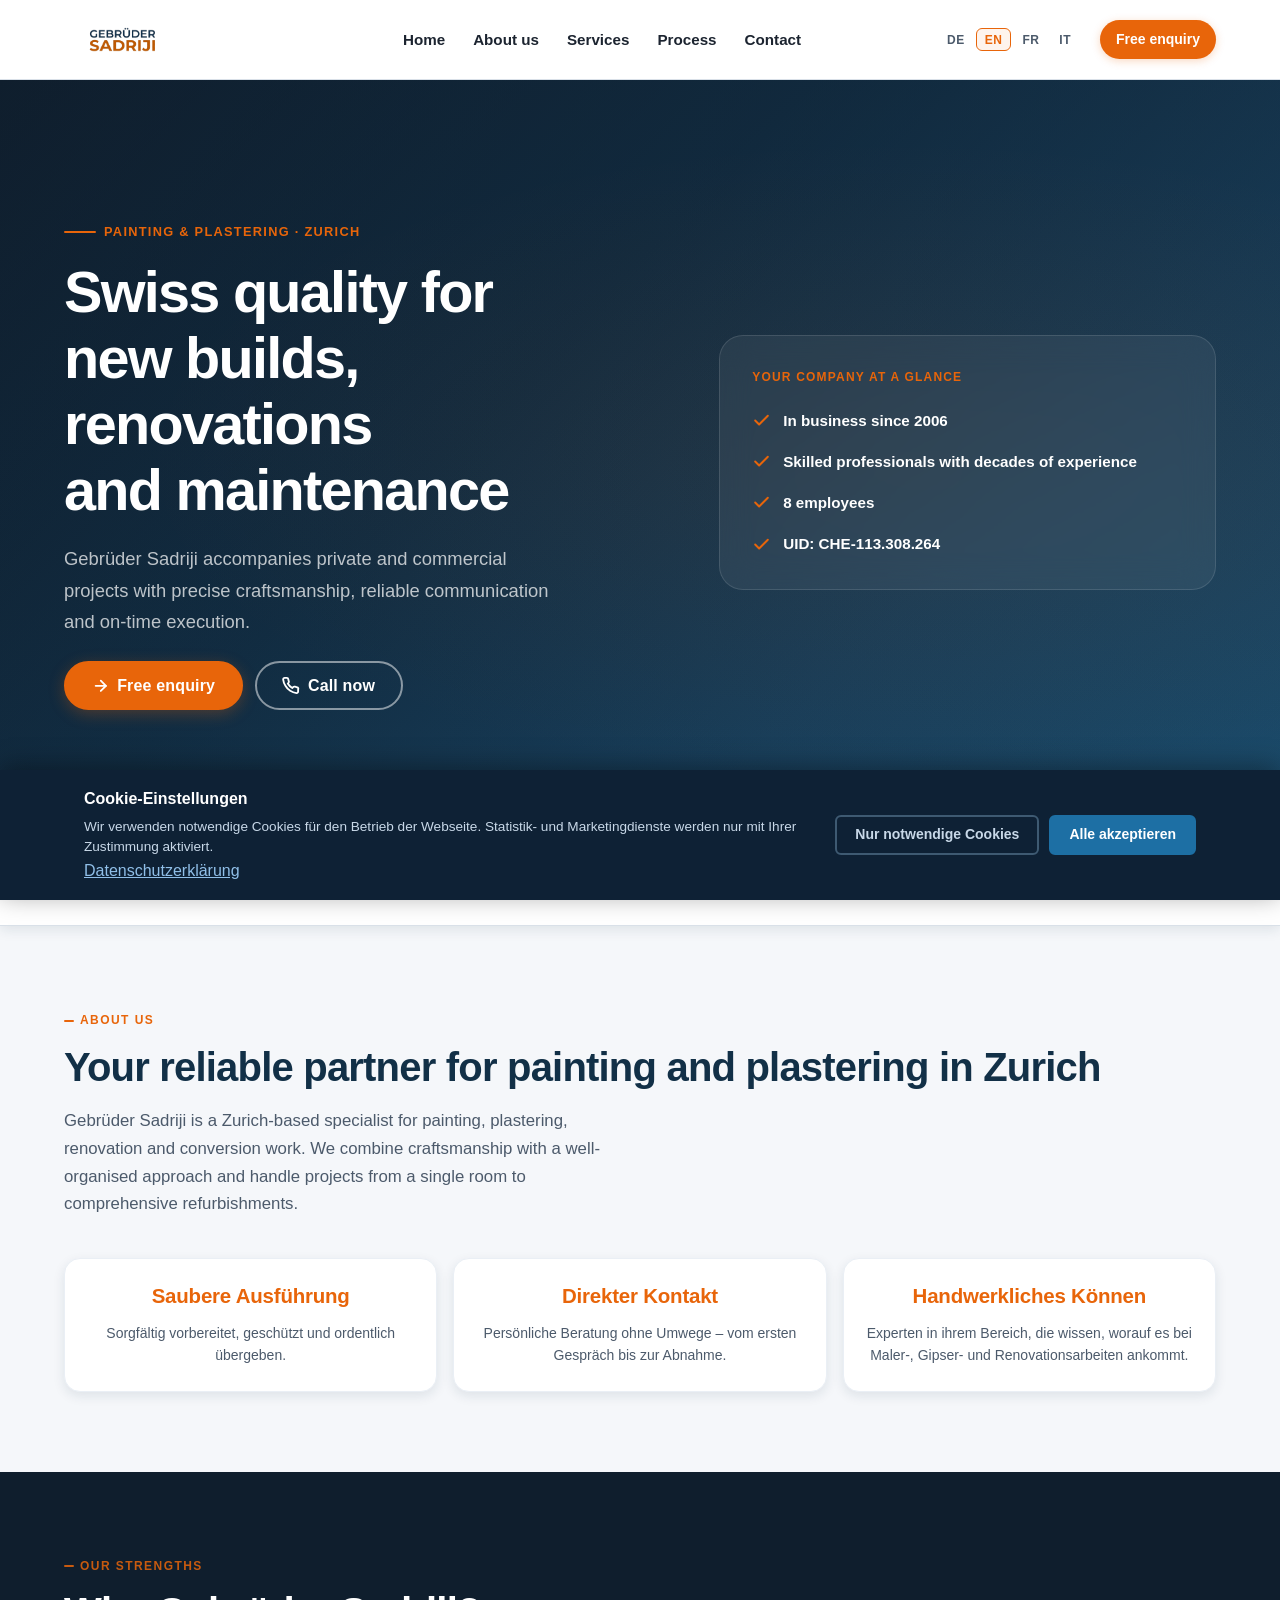
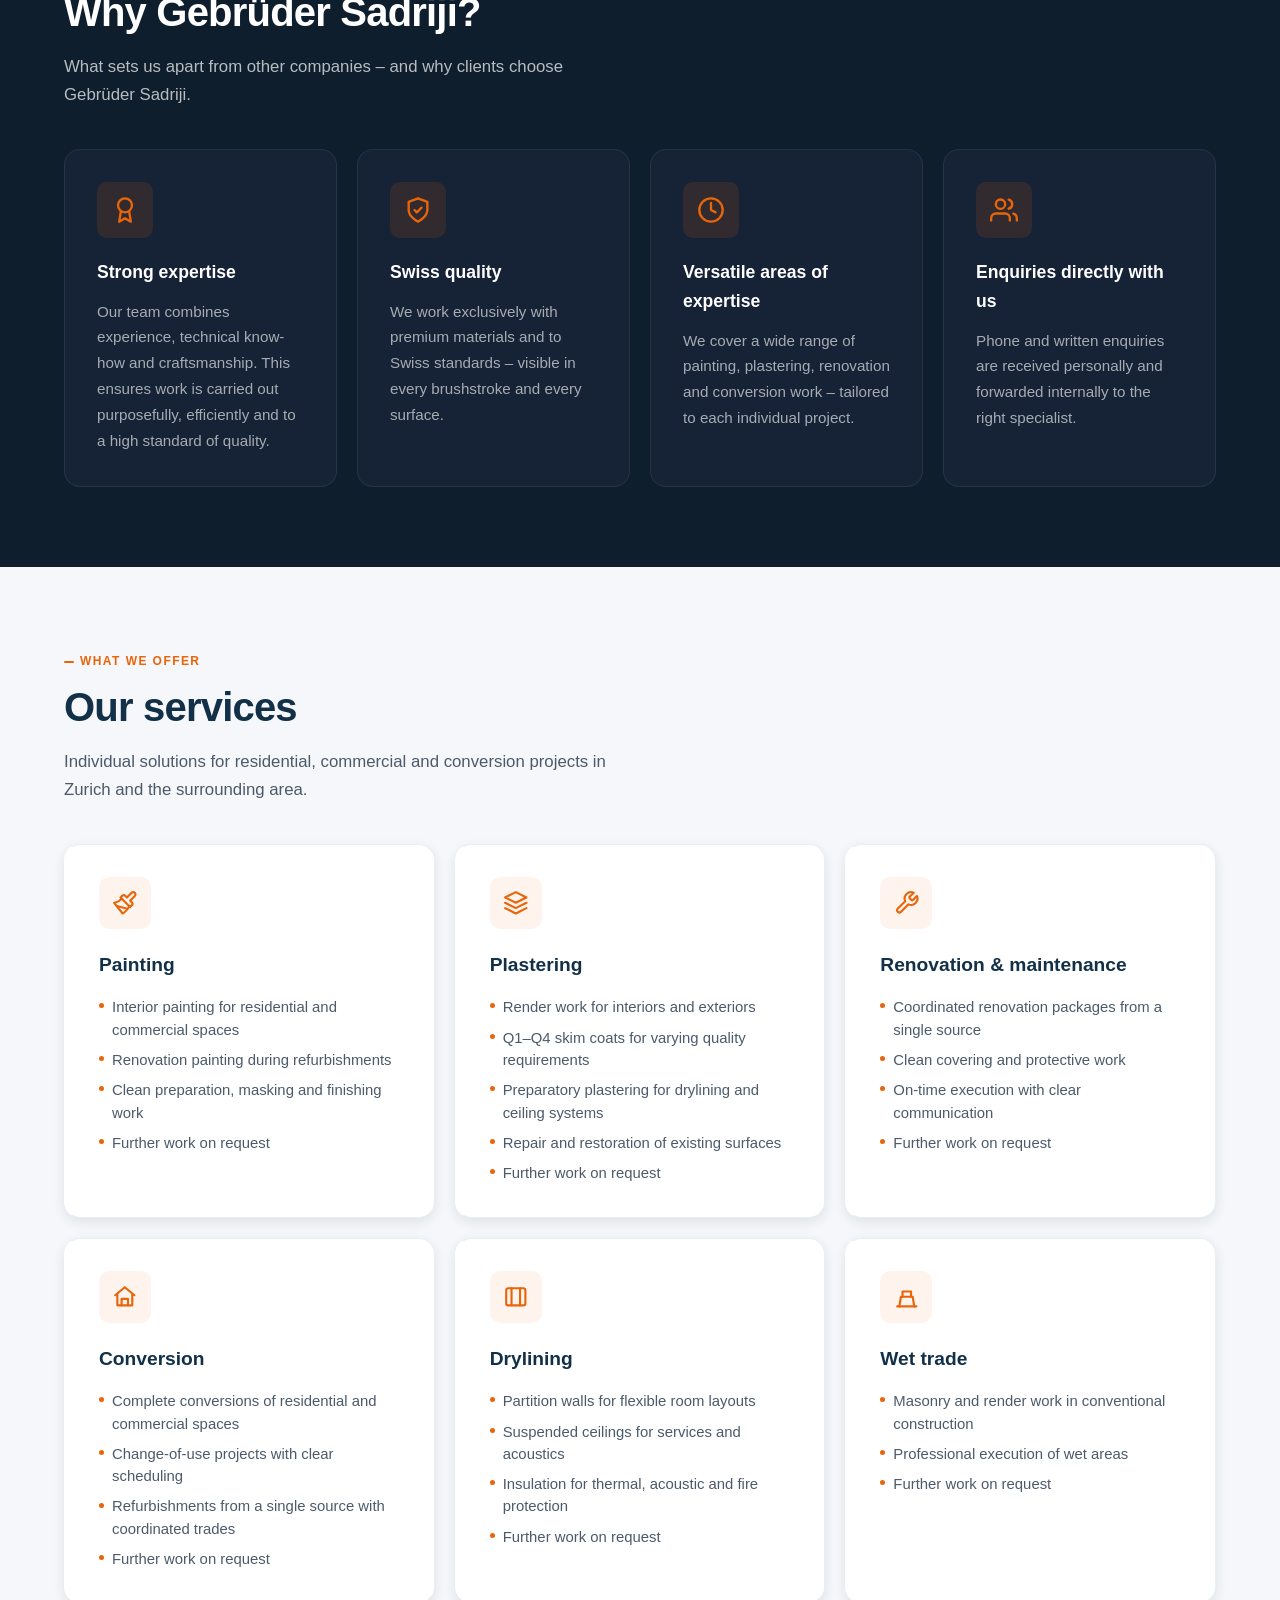
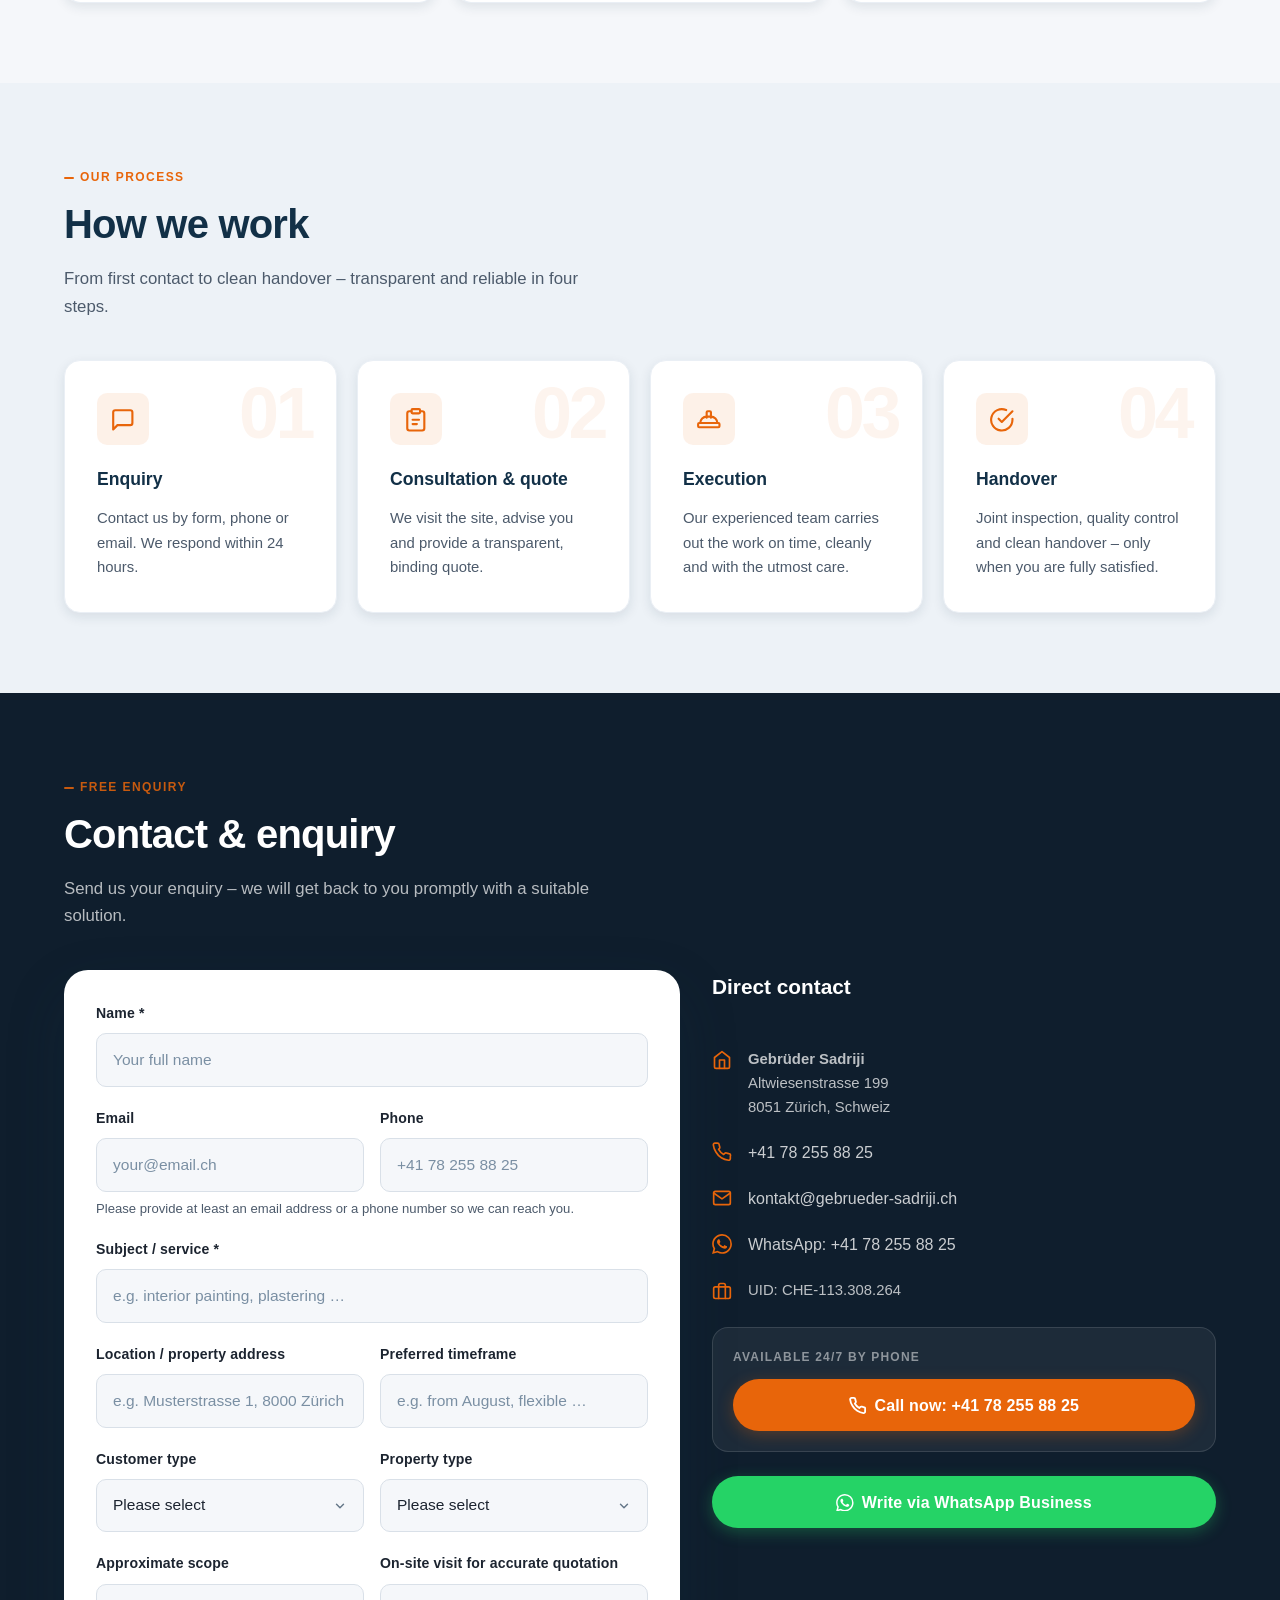
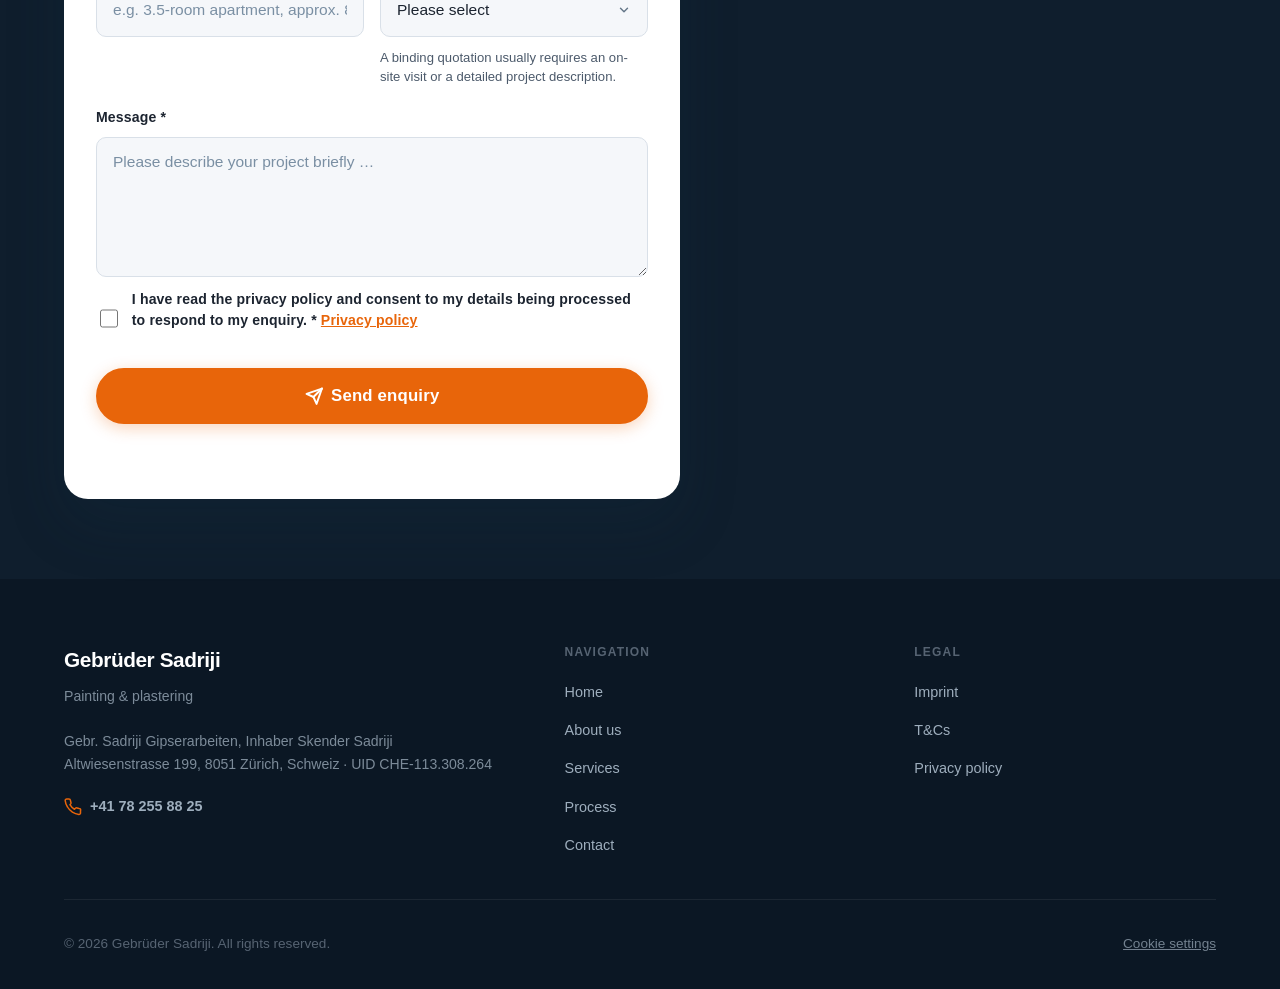
<file: index.html>
<!DOCTYPE html>
<!-- Live-Sync-Marker: main-Deploy 2026-06-21 (v=20260621) – bestaetigt, dass die Live-Seite den aktuellen main-Stand ausliefert -->
<html lang="de-CH">
  <head>
    <meta charset="UTF-8" />
    <meta name="viewport" content="width=device-width, initial-scale=1.0" />
    <meta
      name="description"
      content="Gebrüder Sadriji aus Zürich: Maler-, Gipser-, Renovations-, Umbau-, Trockenbau- und Nassbauarbeiten in Schweizer Qualität. Fachkräfte mit jahrzehntelanger Erfahrung. Kostenlose Offerte anfragen oder telefonisch kontaktieren."
    />
    <meta name="keywords" content="Malerarbeiten Zürich, Gipserarbeiten Zürich, Renovation Zürich, Umbau Zürich, Trockenbau Zürich, Nassbau Zürich, Offerte" />
    <link rel="canonical" href="https://www.gebrueder-sadriji.ch/" />
    <title>Malerarbeiten &amp; Gipserarbeiten Zürich | Gebrüder Sadriji</title>

    <!-- Open Graph / Social -->
    <meta property="og:type" content="website" />
    <meta property="og:site_name" content="Gebrüder Sadriji" />
    <meta property="og:locale" content="de_CH" />
    <meta property="og:title" content="Malerarbeiten &amp; Gipserarbeiten Zürich | Gebrüder Sadriji" />
    <meta property="og:description" content="Maler-, Gipser-, Renovations-, Umbau-, Trockenbau- und Nassbauarbeiten in Zürich und Umgebung. Kostenlose Offerte anfragen." />
    <meta property="og:url" content="https://www.gebrueder-sadriji.ch/" />
    <meta property="og:image" content="https://www.gebrueder-sadriji.ch/assets/icons/icon-512.png" />
    <meta name="twitter:card" content="summary" />
    <meta name="twitter:title" content="Malerarbeiten &amp; Gipserarbeiten Zürich | Gebrüder Sadriji" />
    <meta name="twitter:description" content="Maler-, Gipser-, Renovations-, Umbau-, Trockenbau- und Nassbauarbeiten in Zürich und Umgebung. Kostenlose Offerte anfragen." />
    <meta name="twitter:image" content="https://www.gebrueder-sadriji.ch/assets/icons/icon-512.png" />

    <link rel="stylesheet" href="css/style.css?v=20260621" />
    <link rel="icon" type="image/png" sizes="192x192" href="assets/icons/icon-192.png" />
    <link rel="icon" type="image/png" sizes="512x512" href="assets/icons/icon-512.png" />
    <link rel="apple-touch-icon" sizes="180x180" href="assets/icons/icon-180.png" />
    <link rel="manifest" href="assets/site.webmanifest" />
    <meta name="theme-color" content="#123047" />

    <!-- LocalBusiness Schema.org JSON-LD -->
    <script type="application/ld+json">
      {
        "@context": "https://schema.org",
        "@type": "LocalBusiness",
        "name": "Gebrüder Sadriji",
        "legalName": "Gebr. Sadriji Gipserarbeiten, Inhaber Skender Sadriji",
        "url": "https://www.gebrueder-sadriji.ch/",
        "telephone": "+41782558825",
        "email": "kontakt@gebrueder-sadriji.ch",
        "address": {
          "@type": "PostalAddress",
          "streetAddress": "Altwiesenstrasse 199",
          "postalCode": "8051",
          "addressLocality": "Zürich",
          "addressCountry": "CH"
        },
        "areaServed": "Zürich und Umgebung",
        "priceRange": "$$",
        "description": "Fachbetrieb für Malerarbeiten, Gipserarbeiten, Renovation, Umbau, Trockenbau und Nassbau in Zürich und Umgebung.",
        "hasOfferCatalog": {
          "@type": "OfferCatalog",
          "name": "Leistungen",
          "itemListElement": [
            {
              "@type": "Offer",
              "itemOffered": {
                "@type": "Service",
                "name": "Malerarbeiten"
              }
            },
            {
              "@type": "Offer",
              "itemOffered": {
                "@type": "Service",
                "name": "Gipserarbeiten"
              }
            },
            {
              "@type": "Offer",
              "itemOffered": {
                "@type": "Service",
                "name": "Renovation & Unterhalt"
              }
            },
            {
              "@type": "Offer",
              "itemOffered": {
                "@type": "Service",
                "name": "Umbau"
              }
            },
            {
              "@type": "Offer",
              "itemOffered": {
                "@type": "Service",
                "name": "Trockenbau"
              }
            },
            {
              "@type": "Offer",
              "itemOffered": {
                "@type": "Service",
                "name": "Nassbau"
              }
            }
          ]
        }
      }
    </script>

    <!-- Google Consent Mode v2 – Standardwerte (vor dem Google Tag gesetzt) -->
    <script>
      window.dataLayer = window.dataLayer || [];
      function gtag(){dataLayer.push(arguments);}
      gtag('consent', 'default', {
        ad_storage:         'denied',
        analytics_storage:  'denied',
        ad_user_data:       'denied',
        ad_personalization: 'denied',
        wait_for_update:    500
      });
    </script>
    <!-- Google tag (gtag.js) – AW-18241166068 -->
    <script async src="https://www.googletagmanager.com/gtag/js?id=AW-18241166068"></script>
    <script>
      gtag('js', new Date());
      gtag('config', 'AW-18241166068');
    </script>
    <!-- Google Tag Manager -->
    <script>
      (function(w,d,s,l,i){w[l]=w[l]||[];w[l].push({'gtm.start':
      new Date().getTime(),event:'gtm.js'});var f=d.getElementsByTagName(s)[0],
      j=d.createElement(s),dl=l!='dataLayer'?'&l='+l:'';j.async=true;j.src=
      'https://www.googletagmanager.com/gtm.js?id='+i+dl;f.parentNode.insertBefore(j,f);
      })(window,document,'script','dataLayer','GTM-WZVQ39B7');
    </script>
  </head>
  <body>
    <!-- Google Tag Manager (noscript) -->
    <noscript><iframe src="https://www.googletagmanager.com/ns.html?id=GTM-WZVQ39B7" title="Google Tag Manager" height="0" width="0" style="display:none;visibility:hidden"></iframe></noscript>
    <!-- Barrierefreiheit: Sprunglink zum Hauptinhalt -->
    <a class="skip-link" href="#hauptinhalt" data-i18n="a11y.skip">Zum Hauptinhalt springen</a>

    <!-- Scroll-Fortschrittsbalken -->
    <div class="scroll-progress" id="scrollProgress" role="progressbar" aria-hidden="true"></div>

    <!-- ================================================================
         HEADER / NAVIGATION
    ================================================================ -->
    <header class="site-header" id="top">
      <div class="container header-inner">
        <!-- Firmenlogo -->
        <a class="logo" href="#top" aria-label="Startseite Gebrüder Sadriji">
          <img
            src="assets/gebr%C3%BCder%20sadriji%20logo%20transparent%20(1).png"
            alt="Gebrüder Sadriji – Maler- und Gipserarbeiten"
            width="384"
            height="209"
            loading="eager"
            decoding="async"
          />
        </a>

        <button
          class="nav-toggle"
          aria-expanded="false"
          aria-controls="hauptnavigation"
          aria-label="Menü öffnen"
          type="button"
        >
          <span class="burger-line"></span>
          <span class="burger-line"></span>
          <span class="burger-line"></span>
        </button>

        <nav id="hauptnavigation" class="main-nav" aria-label="Hauptnavigation">
          <ul>
            <li><a href="#start" data-i18n="nav.start">Start</a></li>
            <li><a href="#ueber-uns" data-i18n="nav.about">Über uns</a></li>
            <li><a href="#leistungen" data-i18n="nav.services">Leistungen</a></li>
            <li><a href="#ablauf" data-i18n="nav.process">Ablauf</a></li>
            <li><a href="#kontakt" data-i18n="nav.contact">Kontakt</a></li>
          </ul>

          <!-- Language Switcher -->
          <div class="lang-switcher lang-switcher-mobile" role="navigation" aria-label="Sprache wählen">
            <button class="lang-btn" data-lang="de" aria-label="Deutsch" title="Deutsch">DE</button>
            <button class="lang-btn" data-lang="en" aria-label="English" title="English">EN</button>
            <button class="lang-btn" data-lang="fr" aria-label="Français" title="Français">FR</button>
            <button class="lang-btn" data-lang="it" aria-label="Italiano" title="Italiano">IT</button>
          </div>
        </nav>
        <div class="lang-switcher lang-switcher-desktop">
          <button class="lang-btn" data-lang="de" aria-label="Deutsch" title="Deutsch">DE</button>
          <button class="lang-btn" data-lang="en" aria-label="English" title="English">EN</button>
          <button class="lang-btn" data-lang="fr" aria-label="Français" title="Français">FR</button>
          <button class="lang-btn" data-lang="it" aria-label="Italiano" title="Italiano">IT</button>
        </div>

        <a class="header-cta" href="#kontakt" data-i18n="nav.cta">
          <!-- Anfrage-Icon -->
          <svg class="icon" xmlns="http://www.w3.org/2000/svg" viewBox="0 0 24 24" fill="none" stroke="currentColor" stroke-width="2.5" stroke-linecap="round" stroke-linejoin="round" aria-hidden="true" focusable="false">
            <path d="M21 15a2 2 0 0 1-2 2H7l-4 4V5a2 2 0 0 1 2-2h14a2 2 0 0 1 2 2z"></path>
          </svg>
          <span data-i18n="nav.cta">Kostenlose Anfrage</span>
        </a>
      </div>
    </header>

    <main id="hauptinhalt">

      <!-- ================================================================
           HERO
      ================================================================ -->
      <section id="start" class="hero section">
        <div class="hero-bg" aria-hidden="true"></div>
        <div class="hero-overlay" aria-hidden="true"></div>

        <div class="container hero-grid reveal">
          <div class="hero-content">
            <p class="eyebrow" data-i18n="hero.eyebrow">Maler- &amp; Gipserarbeiten · Zürich</p>
            <h1 data-i18n-html="hero.title">Schweizer Qualität für<br>Neubau, Renovation<br>und Unterhalt</h1>
            <p class="hero-sub" data-i18n="hero.sub">
              Gebrüder Sadriji begleitet private und gewerbliche Projekte mit präziser
              Handwerksarbeit, verlässlicher Kommunikation und termingerechter Ausführung.
            </p>
            <div class="hero-actions">
              <a class="btn btn-primary" href="#kontakt">
                <svg class="icon" xmlns="http://www.w3.org/2000/svg" viewBox="0 0 24 24" fill="none" stroke="currentColor" stroke-width="2.5" stroke-linecap="round" stroke-linejoin="round" aria-hidden="true" focusable="false">
                  <line x1="5" y1="12" x2="19" y2="12"></line>
                  <polyline points="12 5 19 12 12 19"></polyline>
                </svg>
                <span data-i18n="hero.cta.primary">Kostenlose Anfrage</span>
              </a>
              <a class="btn btn-hero-call" href="tel:+41782558825" aria-label="Gebrüder Sadriji anrufen: +41 78 255 88 25">
                <svg class="icon" xmlns="http://www.w3.org/2000/svg" viewBox="0 0 24 24" fill="none" stroke="currentColor" stroke-width="2.5" stroke-linecap="round" stroke-linejoin="round" aria-hidden="true" focusable="false">
                  <path d="M22 16.92v3a2 2 0 0 1-2.18 2 19.79 19.79 0 0 1-8.63-3.07A19.5 19.5 0 0 1 4.69 12 19.79 19.79 0 0 1 1.59 3.47a2 2 0 0 1 1.98-2.18h3a2 2 0 0 1 2 1.72 12.84 12.84 0 0 0 .7 2.81 2 2 0 0 1-.45 2.11L7.91 8.91a16 16 0 0 0 6.08 6.08l1.3-1.3a2 2 0 0 1 2.11-.45 12.84 12.84 0 0 0 2.81.7A2 2 0 0 1 22 16.92z"></path>
                </svg>
                <span data-i18n="hero.cta.call">Jetzt anrufen</span>
              </a>
            </div>
          </div>

          <!-- Kurzprofil-Karte -->
          <div class="hero-card" aria-label="Kurzprofil Gebrüder Sadriji">
            <p class="hero-card-label" data-i18n="hero.card.label">Ihr Betrieb auf einen Blick</p>
            <ul class="hero-card-list">
              <li>
                <svg class="icon icon-check" xmlns="http://www.w3.org/2000/svg" viewBox="0 0 24 24" fill="none" stroke="currentColor" stroke-width="2.5" stroke-linecap="round" stroke-linejoin="round" aria-hidden="true" focusable="false">
                  <polyline points="20 6 9 17 4 12"></polyline>
                </svg>
                <span data-i18n="hero.card.fact1">Firmenbestehen seit 2006</span>
              </li>
              <li>
                <svg class="icon icon-check" xmlns="http://www.w3.org/2000/svg" viewBox="0 0 24 24" fill="none" stroke="currentColor" stroke-width="2.5" stroke-linecap="round" stroke-linejoin="round" aria-hidden="true" focusable="false">
                  <polyline points="20 6 9 17 4 12"></polyline>
                </svg>
                <span data-i18n="hero.card.fact2">Fachkräfte mit jahrzehntelanger Erfahrung</span>
              </li>
              <li>
                <svg class="icon icon-check" xmlns="http://www.w3.org/2000/svg" viewBox="0 0 24 24" fill="none" stroke="currentColor" stroke-width="2.5" stroke-linecap="round" stroke-linejoin="round" aria-hidden="true" focusable="false">
                  <polyline points="20 6 9 17 4 12"></polyline>
                </svg>
                <span data-i18n="hero.card.fact3">8 Mitarbeitende</span>
              </li>
              <li>
                <svg class="icon icon-check" xmlns="http://www.w3.org/2000/svg" viewBox="0 0 24 24" fill="none" stroke="currentColor" stroke-width="2.5" stroke-linecap="round" stroke-linejoin="round" aria-hidden="true" focusable="false">
                  <polyline points="20 6 9 17 4 12"></polyline>
                </svg>
                UID: CHE-113.308.264
              </li>
            </ul>
          </div>
        </div>
      </section>

      <!-- ================================================================
           TRUST-STRIP (direkt unter Hero)
      ================================================================ -->
      <div class="trust-strip" aria-label="Vertrauensmerkmale">
        <div class="container trust-strip-inner">
          <div class="trust-badge reveal">
            <svg class="icon" xmlns="http://www.w3.org/2000/svg" viewBox="0 0 24 24" fill="none" stroke="currentColor" stroke-width="2" stroke-linecap="round" stroke-linejoin="round" aria-hidden="true" focusable="false">
              <path d="M12 22s8-4 8-10V5l-8-3-8 3v7c0 6 8 10 8 10z"></path>
            </svg>
            <span data-i18n="trust.quality">Hochwertige Materialien</span>
          </div>
          <div class="trust-badge reveal" style="--reveal-delay: 0.1s">
            <svg class="icon" xmlns="http://www.w3.org/2000/svg" viewBox="0 0 24 24" fill="none" stroke="currentColor" stroke-width="2" stroke-linecap="round" stroke-linejoin="round" aria-hidden="true" focusable="false">
              <path d="M22 16.92v3a2 2 0 0 1-2.18 2 19.79 19.79 0 0 1-8.63-3.07A19.5 19.5 0 0 1 4.69 12 19.79 19.79 0 0 1 1.59 3.47a2 2 0 0 1 1.98-2.18h3a2 2 0 0 1 2 1.72 12.84 12.84 0 0 0 .7 2.81 2 2 0 0 1-.45 2.11L7.91 8.91a16 16 0 0 0 6.08 6.08l1.3-1.3a2 2 0 0 1 2.11-.45 12.84 12.84 0 0 0 2.81.7A2 2 0 0 1 22 16.92z"></path>
            </svg>
            <span data-i18n="trust.reachable">24/7 telefonisch erreichbar</span>
          </div>
          <div class="trust-badge reveal" style="--reveal-delay: 0.2s">
            <svg class="icon" xmlns="http://www.w3.org/2000/svg" viewBox="0 0 24 24" fill="none" stroke="currentColor" stroke-width="2" stroke-linecap="round" stroke-linejoin="round" aria-hidden="true" focusable="false">
              <rect x="3" y="4" width="18" height="18" rx="2" ry="2"></rect>
              <line x1="16" y1="2" x2="16" y2="6"></line>
              <line x1="8" y1="2" x2="8" y2="6"></line>
              <line x1="3" y1="10" x2="21" y2="10"></line>
              <polyline points="9 16 11 18 15 14"></polyline>
            </svg>
            <span data-i18n="trust.punctual">Termingerecht &amp; sauber</span>
          </div>
        </div>
      </div>

      <!-- ================================================================
           ÜBER UNS / KENNZAHLEN
      ================================================================ -->
      <section id="ueber-uns" class="section">
        <div class="container">
          <p class="section-eyebrow reveal" data-i18n="about.eyebrow">Über uns</p>
          <h2 class="reveal" data-i18n-html="about.title">Ihr verlässlicher Partner für Maler- und Gipserarbeiten in Zürich</h2>
          <p class="section-intro reveal" data-i18n="about.intro">
            Gebrüder Sadriji ist ein Zürcher Fachbetrieb für Maler-, Gipser-, Renovations-
            und Umbauarbeiten. Wir verbinden handwerkliches Know-how mit einer gut
            organisierten Arbeitsweise und betreuen Aufträge vom einzelnen Raum bis zur
            umfassenden Sanierung.
          </p>
          <div class="stats-grid" role="list" aria-label="Kennzahlen">
            <article class="stat-card reveal" role="listitem" style="--reveal-delay: 0s">
              <p class="stat-value">Saubere Ausführung</p>
              <p class="stat-label">Sorgfältig vorbereitet, geschützt und ordentlich übergeben.</p>
            </article>
            <article class="stat-card reveal" role="listitem" style="--reveal-delay: 0.1s">
              <p class="stat-value">Direkter Kontakt</p>
              <p class="stat-label">Persönliche Beratung ohne Umwege – vom ersten Gespräch bis zur Abnahme.</p>
            </article>
            <article class="stat-card reveal" role="listitem" style="--reveal-delay: 0.2s">
              <p class="stat-value">Handwerkliches Können</p>
              <p class="stat-label">Experten in ihrem Bereich, die wissen, worauf es bei Maler-, Gipser- und Renovationsarbeiten ankommt.</p>
            </article>
          </div>
        </div>
      </section>

      <!-- ================================================================
           WARUM GEBRÜDER SADRIJI (USP-Sektion)
      ================================================================ -->
      <section id="warum-wir" class="section section-dark">
        <div class="container">
          <p class="section-eyebrow section-eyebrow-light reveal" data-i18n="usp.eyebrow">Unsere Stärken</p>
          <h2 class="reveal text-light" data-i18n="usp.title">Warum Gebrüder Sadriji?</h2>
          <p class="section-intro section-intro-light reveal" data-i18n="usp.intro">
            Was uns von anderen Betrieben unterscheidet – und warum Kunden auf Gebrüder Sadriji setzen.
          </p>
          <div class="usp-grid">
            <article class="usp-card reveal" style="--reveal-delay: 0s">
              <div class="usp-icon-wrap" aria-hidden="true">
                <svg class="icon" xmlns="http://www.w3.org/2000/svg" viewBox="0 0 24 24" fill="none" stroke="currentColor" stroke-width="2" stroke-linecap="round" stroke-linejoin="round" aria-hidden="true" focusable="false">
                  <circle cx="12" cy="8" r="6"></circle>
                  <path d="M15.477 12.89 17 22l-5-3-5 3 1.523-9.11"></path>
                </svg>
              </div>
              <h3 data-i18n="usp.card1.title">Starke Fachkompetenzen</h3>
              <p data-i18n="usp.card1.text">Unser Team vereint Erfahrung, Fachwissen und handwerkliches Können. So werden Arbeiten gezielt, effizient und auf hohem Qualitätsniveau ausgeführt.</p>
            </article>
            <article class="usp-card reveal" style="--reveal-delay: 0.1s">
              <div class="usp-icon-wrap" aria-hidden="true">
                <svg class="icon" xmlns="http://www.w3.org/2000/svg" viewBox="0 0 24 24" fill="none" stroke="currentColor" stroke-width="2" stroke-linecap="round" stroke-linejoin="round" aria-hidden="true" focusable="false">
                  <path d="M12 22s8-4 8-10V5l-8-3-8 3v7c0 6 8 10 8 10z"></path>
                  <polyline points="9 12 11 14 15 10"></polyline>
                </svg>
              </div>
              <h3 data-i18n="usp.card2.title">Schweizer Qualität</h3>
              <p data-i18n="usp.card2.text">Wir arbeiten ausschliesslich mit hochwertigen Materialien und nach Schweizer Standards – sichtbar in jedem Pinselstrich und jeder Oberfläche.</p>
            </article>
            <article class="usp-card reveal" style="--reveal-delay: 0.2s">
              <div class="usp-icon-wrap" aria-hidden="true">
                <svg class="icon" xmlns="http://www.w3.org/2000/svg" viewBox="0 0 24 24" fill="none" stroke="currentColor" stroke-width="2" stroke-linecap="round" stroke-linejoin="round" aria-hidden="true" focusable="false">
                  <circle cx="12" cy="12" r="10"></circle>
                  <polyline points="12 6 12 12 16 14"></polyline>
                </svg>
              </div>
              <h3 data-i18n="usp.card3.title">Vielseitige Fachbereiche</h3>
              <p data-i18n="usp.card3.text">Wir decken verschiedene Arbeiten rund um Maler-, Gipser-, Renovations- und Umbauprojekte ab – passend zum jeweiligen Auftrag.</p>
            </article>
            <article class="usp-card reveal" style="--reveal-delay: 0.3s">
              <div class="usp-icon-wrap" aria-hidden="true">
                <svg class="icon" xmlns="http://www.w3.org/2000/svg" viewBox="0 0 24 24" fill="none" stroke="currentColor" stroke-width="2" stroke-linecap="round" stroke-linejoin="round" aria-hidden="true" focusable="false">
                  <path d="M17 21v-2a4 4 0 0 0-4-4H5a4 4 0 0 0-4 4v2"></path>
                  <circle cx="9" cy="7" r="4"></circle>
                  <path d="M23 21v-2a4 4 0 0 0-3-3.87"></path>
                  <path d="M16 3.13a4 4 0 0 1 0 7.75"></path>
                </svg>
              </div>
              <h3 data-i18n="usp.card4.title">Anfragen direkt bei uns</h3>
              <p data-i18n="usp.card4.text">Telefonische und schriftliche Anfragen werden persönlich entgegengenommen und intern an die passende Fachperson weitergeleitet.</p>
            </article>
          </div>
        </div>
      </section>

      <!-- ================================================================
           LEISTUNGEN
      ================================================================ -->
      <section id="leistungen" class="section">
        <div class="container">
          <p class="section-eyebrow reveal" data-i18n="services.eyebrow">Was wir anbieten</p>
          <h2 class="reveal" data-i18n="services.title">Unsere Leistungen</h2>
          <p class="section-intro reveal" data-i18n="services.intro">Individuelle Lösungen für Wohn-, Gewerbe- und Umbauprojekte in Zürich und Umgebung.</p>

          <div class="service-grid">
            <article class="service-card reveal" style="--reveal-delay: 0s">
              <div class="service-icon-wrap" aria-hidden="true">
                <svg class="icon" xmlns="http://www.w3.org/2000/svg" viewBox="0 0 24 24" fill="none" stroke="currentColor" stroke-width="2" stroke-linecap="round" stroke-linejoin="round" aria-hidden="true" focusable="false">
                  <path d="M18.37 2.63 14 7l-1.59-1.59a2 2 0 0 0-2.82 0L8 7l9 9 1.59-1.59a2 2 0 0 0 0-2.82L17 10l4.37-4.37a2.12 2.12 0 1 0-3-3z"></path>
                  <path d="M9 8c-2 3-4 3.5-7 4l8 10c2-1 6-5 6-7"></path>
                  <path d="M14.5 17.5 4.5 15"></path>
                </svg>
              </div>
              <h3 data-i18n="services.painting.title">Malerarbeiten</h3>
              <ul>
                <li data-i18n="services.painting.li1">Innenanstriche für Wohn- und Geschäftsflächen</li>
                <li data-i18n="services.painting.li2">Renovationsanstriche bei Sanierungen</li>
                <li data-i18n="services.painting.li3">Vorbereitungs-, Abdeck- und Abschlussarbeiten</li>
                <li data-i18n="services.onRequest">Weitere Arbeiten auf Anfrage</li>
              </ul>
            </article>
            <article class="service-card reveal" style="--reveal-delay: 0.1s">
              <div class="service-icon-wrap" aria-hidden="true">
                <svg class="icon" xmlns="http://www.w3.org/2000/svg" viewBox="0 0 24 24" fill="none" stroke="currentColor" stroke-width="2" stroke-linecap="round" stroke-linejoin="round" aria-hidden="true" focusable="false">
                  <polygon points="12 2 2 7 12 12 22 7 12 2"></polygon>
                  <polyline points="2 17 12 22 22 17"></polyline>
                  <polyline points="2 12 12 17 22 12"></polyline>
                </svg>
              </div>
              <h3 data-i18n="services.plaster.title">Gipserarbeiten</h3>
              <ul>
                <li data-i18n="services.plaster.li1">Verputzarbeiten im Innen- und Aussenbereich</li>
                <li data-i18n="services.plaster.li2">Q1–Q4 Spachtelarbeiten für unterschiedliche Qualitätsanforderungen</li>
                <li data-i18n="services.plaster.li3">Vorbereitende Gipserarbeiten für Trockenbau- und Deckensysteme</li>
                <li data-i18n="services.plaster.li4">Reparatur und Instandsetzung bestehender Flächen</li>
                <li data-i18n="services.onRequest">Weitere Arbeiten auf Anfrage</li>
              </ul>
            </article>
            <article class="service-card reveal" style="--reveal-delay: 0.2s">
              <div class="service-icon-wrap" aria-hidden="true">
                <svg class="icon" xmlns="http://www.w3.org/2000/svg" viewBox="0 0 24 24" fill="none" stroke="currentColor" stroke-width="2" stroke-linecap="round" stroke-linejoin="round" aria-hidden="true" focusable="false">
                  <path d="M14.7 6.3a1 1 0 0 0 0 1.4l1.6 1.6a1 1 0 0 0 1.4 0l3.77-3.77a6 6 0 0 1-7.94 7.94l-6.91 6.91a2.12 2.12 0 0 1-3-3l6.91-6.91a6 6 0 0 1 7.94-7.94l-3.76 3.76z"></path>
                </svg>
              </div>
              <h3 data-i18n="services.renovation.title">Renovation &amp; Unterhalt</h3>
              <ul>
                <li data-i18n="services.renovation.li1">Koordinierte Renovationspakete aus einer Hand</li>
                <li data-i18n="services.renovation.li2">Abdeck- und Schutzarbeiten</li>
                <li data-i18n="services.renovation.li3">Umsetzung nach besprochenem Projektumfang</li>
                <li data-i18n="services.onRequest">Weitere Arbeiten auf Anfrage</li>
              </ul>
            </article>
            <article class="service-card reveal" style="--reveal-delay: 0.3s">
              <div class="service-icon-wrap" aria-hidden="true">
                <svg class="icon" xmlns="http://www.w3.org/2000/svg" viewBox="0 0 24 24" fill="none" stroke="currentColor" stroke-width="2" stroke-linecap="round" stroke-linejoin="round" aria-hidden="true" focusable="false">
                  <path d="M3 10.5 12 3l9 7.5"></path>
                  <path d="M5 10v10h14V10"></path>
                  <path d="M9 20v-6h6v6"></path>
                </svg>
              </div>
              <h3 data-i18n="services.conversion.title">Umbau</h3>
              <ul>
                <li data-i18n="services.conversion.li1">Komplett-Umbauten von Wohn- und Gewerbeflächen</li>
                <li data-i18n="services.conversion.li2">Umnutzungen mit klarer Ablauf- und Terminplanung</li>
                <li data-i18n="services.conversion.li3">Sanierungen aus einer Hand mit abgestimmten Gewerken</li>
                <li data-i18n="services.onRequest">Weitere Arbeiten auf Anfrage</li>
              </ul>
            </article>
            <article class="service-card reveal" style="--reveal-delay: 0.4s">
              <div class="service-icon-wrap" aria-hidden="true">
                <svg class="icon" xmlns="http://www.w3.org/2000/svg" viewBox="0 0 24 24" fill="none" stroke="currentColor" stroke-width="2" stroke-linecap="round" stroke-linejoin="round" aria-hidden="true" focusable="false">
                  <rect x="3" y="4" width="18" height="16" rx="2"></rect>
                  <path d="M8 4v16M16 4v16"></path>
                </svg>
              </div>
              <h3 data-i18n="services.drywall.title">Trockenbau</h3>
              <ul>
                <li data-i18n="services.drywall.li1">Trennwände für flexible Raumkonzepte</li>
                <li data-i18n="services.drywall.li2">Abgehängte Decken für Technik und Akustik</li>
                <li data-i18n="services.drywall.li3">Dämmungen für Wärme-, Schall- und Brandschutz</li>
                <li data-i18n="services.onRequest">Weitere Arbeiten auf Anfrage</li>
              </ul>
            </article>
            <article class="service-card reveal" style="--reveal-delay: 0.5s">
              <div class="service-icon-wrap" aria-hidden="true">
                <svg class="icon" xmlns="http://www.w3.org/2000/svg" viewBox="0 0 24 24" fill="none" stroke="currentColor" stroke-width="2" stroke-linecap="round" stroke-linejoin="round" aria-hidden="true" focusable="false">
                  <path d="M3 21h18"></path>
                  <path d="m5 21 1.5-9h11L19 21"></path>
                  <path d="M8 12V7h8v5"></path>
                </svg>
              </div>
              <h3 data-i18n="services.masonry.title">Nassbau</h3>
              <ul>
                <li data-i18n="services.masonry.li1">Mauer- und Verputzarbeiten im konventionellen Bau</li>
                <li data-i18n="services.masonry.li2">Fachgerechte Ausführung von Nassbereichen</li>
                <li data-i18n="services.onRequest">Weitere Arbeiten auf Anfrage</li>
              </ul>
            </article>
          </div>
        </div>
      </section>

      <!-- ================================================================
           ABLAUF / „SO ARBEITEN WIR"
      ================================================================ -->
      <section id="ablauf" class="section section-alt">
        <div class="container">
          <p class="section-eyebrow reveal" data-i18n="process.eyebrow">Unser Vorgehen</p>
          <h2 class="reveal" data-i18n="process.title">So arbeiten wir</h2>
          <p class="section-intro reveal" data-i18n="process.intro">Von der Anfrage bis zum Abschluss begleiten wir Ihr Projekt Schritt für Schritt.</p>

          <div class="steps-grid">
            <article class="step-card reveal" style="--reveal-delay: 0s">
              <div class="step-number" aria-hidden="true">01</div>
              <div class="step-icon-wrap" aria-hidden="true">
                <svg class="icon" xmlns="http://www.w3.org/2000/svg" viewBox="0 0 24 24" fill="none" stroke="currentColor" stroke-width="2" stroke-linecap="round" stroke-linejoin="round" aria-hidden="true" focusable="false">
                  <path d="M21 15a2 2 0 0 1-2 2H7l-4 4V5a2 2 0 0 1 2-2h14a2 2 0 0 1 2 2z"></path>
                </svg>
              </div>
              <h3 data-i18n="process.step1.title">Anfrage</h3>
              <p data-i18n="process.step1.text">Sie kontaktieren uns per Formular, Telefon, E-Mail oder WhatsApp. Wir nehmen Ihr Anliegen auf und klären die wichtigsten Informationen.</p>
            </article>
            <article class="step-card reveal" style="--reveal-delay: 0.1s">
              <div class="step-number" aria-hidden="true">02</div>
              <div class="step-icon-wrap" aria-hidden="true">
                <svg class="icon" xmlns="http://www.w3.org/2000/svg" viewBox="0 0 24 24" fill="none" stroke="currentColor" stroke-width="2" stroke-linecap="round" stroke-linejoin="round" aria-hidden="true" focusable="false">
                  <path d="M16 4h2a2 2 0 0 1 2 2v14a2 2 0 0 1-2 2H6a2 2 0 0 1-2-2V6a2 2 0 0 1 2-2h2"></path>
                  <rect x="8" y="2" width="8" height="4" rx="1" ry="1"></rect>
                  <line x1="9" y1="12" x2="15" y2="12"></line>
                  <line x1="9" y1="16" x2="13" y2="16"></line>
                </svg>
              </div>
              <h3 data-i18n="process.step2.title">Besichtigung</h3>
              <p data-i18n="process.step2.text">Je nach Auftrag schauen wir uns die Situation vor Ort an und besprechen, welche Arbeiten benötigt werden.</p>
            </article>
            <article class="step-card reveal" style="--reveal-delay: 0.2s">
              <div class="step-number" aria-hidden="true">03</div>
              <div class="step-icon-wrap" aria-hidden="true">
                <svg class="icon" xmlns="http://www.w3.org/2000/svg" viewBox="0 0 24 24" fill="none" stroke="currentColor" stroke-width="2" stroke-linecap="round" stroke-linejoin="round" aria-hidden="true" focusable="false">
                  <path d="M2 18a1 1 0 0 0 1 1h18a1 1 0 0 0 1-1v-2a1 1 0 0 0-1-1H3a1 1 0 0 0-1 1v2z"></path>
                  <path d="M10 10V5a1 1 0 0 1 1-1h2a1 1 0 0 1 1 1v5"></path>
                  <path d="M4 15a6 6 0 0 1 6-6h4a6 6 0 0 1 6 6"></path>
                </svg>
              </div>
              <h3 data-i18n="process.step3.title">Offerte</h3>
              <p data-i18n="process.step3.text">Sie erhalten eine transparente Offerte mit den besprochenen Arbeiten, den Leistungen und allen wichtigen Details.</p>
            </article>
            <article class="step-card reveal" style="--reveal-delay: 0.3s">
              <div class="step-number" aria-hidden="true">04</div>
              <div class="step-icon-wrap" aria-hidden="true">
                <svg class="icon" xmlns="http://www.w3.org/2000/svg" viewBox="0 0 24 24" fill="none" stroke="currentColor" stroke-width="2" stroke-linecap="round" stroke-linejoin="round" aria-hidden="true" focusable="false">
                  <path d="M22 11.08V12a10 10 0 1 1-5.93-9.14"></path>
                  <polyline points="22 4 12 14.01 9 11.01"></polyline>
                </svg>
              </div>
              <h3 data-i18n="process.step4.title">Umsetzung &amp; Abschluss</h3>
              <p data-i18n="process.step4.text">Nach Ihrer Zusage wird der Auftrag ausgeführt. Zum Schluss wird das Ergebnis gemeinsam geprüft und der Auftrag abgeschlossen.</p>
            </article>
          </div>
        </div>
      </section>

      <!-- ================================================================
           KONTAKT & SCHNELLANFRAGE
      ================================================================ -->
      <section id="kontakt" class="section section-contact-dark">
        <div class="container">
          <p class="section-eyebrow section-eyebrow-light reveal" data-i18n="contact.eyebrow">Kostenlose Anfrage</p>
          <h2 class="text-light reveal" data-i18n="contact.title">Kontakt &amp; Anfrage</h2>
          <p class="section-intro section-intro-light reveal" data-i18n="contact.intro">
            Senden Sie uns Ihre Anfrage – wir melden uns zeitnah mit einer passenden Lösung.
          </p>
          <div class="contact-grid">
            <div class="contact-form-wrap reveal">
              <form
                id="anfrageformular"
                class="contact-form"
                action="https://formspree.io/f/xpqekneb"
                method="post"
                novalidate
              >
                <input type="hidden" name="_subject" value="Neue Anfrage über die Website Gebrüder Sadriji" />
                <input type="text" name="_gotcha" tabindex="-1" autocomplete="off" aria-hidden="true" style="display: none" />
                <div class="form-field">
                  <label for="name" data-i18n="form.name">Name *</label>
                  <input id="name" name="name" type="text" autocomplete="name" required data-i18n-placeholder="form.name.placeholder" placeholder="Ihr vollständiger Name" />
                </div>
                <div class="form-row">
                  <div class="form-field">
                    <label for="email" data-i18n="form.email">E-Mail</label>
                    <input id="email" name="email" type="email" autocomplete="email" data-i18n-placeholder="form.email.placeholder" placeholder="ihre@email.ch" />
                  </div>
                  <div class="form-field">
                    <label for="telefon" data-i18n="form.phone">Telefon</label>
                    <input id="telefon" name="telefon" type="tel" autocomplete="tel" placeholder="+41 78 255 88 25" />
                  </div>
                </div>
                <p class="form-hint" data-i18n="form.contactHint">Bitte geben Sie mindestens E-Mail oder Telefon an, damit wir Sie erreichen können.</p>
                <div class="form-field">
                  <label for="betreff" data-i18n="form.subject">Betreff / Leistung *</label>
                  <input id="betreff" name="betreff" type="text" required data-i18n-placeholder="form.subject.placeholder" placeholder="z. B. Innenanstrich, Verputzarbeiten …" />
                </div>
                <div class="form-row">
                  <div class="form-field">
                    <label for="ort" data-i18n="form.location">Ort / Objektadresse</label>
                    <input id="ort" name="ort" type="text" autocomplete="street-address" data-i18n-placeholder="form.location.placeholder" placeholder="z. B. Musterstrasse 1, 8000 Zürich" />
                  </div>
                  <div class="form-field">
                    <label for="zeitraum" data-i18n="form.period">Gewünschter Zeitraum</label>
                    <input id="zeitraum" name="zeitraum" type="text" data-i18n-placeholder="form.period.placeholder" placeholder="z. B. ab August, flexibel …" />
                  </div>
                </div>
                <div class="form-row">
                  <div class="form-field">
                    <label for="kundentyp" data-i18n="form.customerType">Kundentyp</label>
                    <select id="kundentyp" name="kundentyp">
                      <option value="" data-i18n="form.select.placeholder">Bitte wählen</option>
                      <option value="Privatkunde" data-i18n="form.customerType.private">Privatkunde</option>
                      <option value="Verwaltung" data-i18n="form.customerType.management">Verwaltung</option>
                      <option value="Firma" data-i18n="form.customerType.company">Firma</option>
                    </select>
                  </div>
                  <div class="form-field">
                    <label for="objektart" data-i18n="form.objectType">Objektart</label>
                    <select id="objektart" name="objektart">
                      <option value="" data-i18n="form.select.placeholder">Bitte wählen</option>
                      <option value="Wohnung" data-i18n="form.objectType.apartment">Wohnung</option>
                      <option value="Haus" data-i18n="form.objectType.house">Haus</option>
                      <option value="Büro" data-i18n="form.objectType.office">Büro</option>
                      <option value="Gewerbe" data-i18n="form.objectType.commercial">Gewerbe</option>
                      <option value="Baustelle" data-i18n="form.objectType.construction">Baustelle</option>
                      <option value="Anderes" data-i18n="form.objectType.other">Anderes</option>
                    </select>
                  </div>
                </div>
                <div class="form-row">
                  <div class="form-field">
                    <label for="umfang" data-i18n="form.scope">Ungefährer Umfang</label>
                    <input id="umfang" name="umfang" type="text" data-i18n-placeholder="form.scope.placeholder" placeholder="z. B. 3.5-Zimmer-Wohnung, ca. 80 m² …" />
                  </div>
                  <div class="form-field">
                    <label for="besichtigung" data-i18n="form.visit">Besichtigung für genaue Offerte</label>
                    <select id="besichtigung" name="besichtigung">
                      <option value="" data-i18n="form.select.placeholder">Bitte wählen</option>
                      <option value="Ja, bitte Termin vereinbaren" data-i18n="form.visit.yes">Ja, bitte Termin vereinbaren</option>
                      <option value="Nein, zuerst grobe Einschätzung" data-i18n="form.visit.no">Nein, zuerst grobe Einschätzung</option>
                    </select>
                    <p class="form-hint" data-i18n="form.visit.hint">Für eine verbindliche Offerte ist in der Regel eine Besichtigung oder eine genaue Projektbeschreibung erforderlich.</p>
                  </div>
                </div>
                <div class="form-field">
                  <label for="nachricht" data-i18n="form.message">Nachricht *</label>
                  <textarea id="nachricht" name="nachricht" rows="5" required data-i18n-placeholder="form.message.placeholder" placeholder="Beschreiben Sie kurz Ihr Vorhaben …"></textarea>
                </div>
                <div class="form-field form-field-consent">
                  <label class="form-consent" for="datenschutz">
                    <input id="datenschutz" name="datenschutz" type="checkbox" value="akzeptiert" required />
                    <span class="form-consent-text">
                      <span data-i18n="form.privacy">Ich habe die Datenschutzerklärung gelesen und bin mit der Bearbeitung meiner Angaben zur Beantwortung der Anfrage einverstanden. *</span>
                      <a href="/datenschutz/" target="_blank" rel="noopener" data-i18n="form.privacy.link">Datenschutzerklärung</a>
                    </span>
                  </label>
                </div>
                <button class="btn btn-primary btn-large" type="submit">
                  <svg class="icon" xmlns="http://www.w3.org/2000/svg" viewBox="0 0 24 24" fill="none" stroke="currentColor" stroke-width="2.5" stroke-linecap="round" stroke-linejoin="round" aria-hidden="true" focusable="false">
                    <line x1="22" y1="2" x2="11" y2="13"></line>
                    <polygon points="22 2 15 22 11 13 2 9 22 2"></polygon>
                  </svg>
                  <span class="btn-label" data-i18n="form.submit">Anfrage senden</span>
                </button>
                <p id="form-feedback" class="form-feedback" role="status" aria-live="polite"></p>
              </form>
            </div>

            <aside class="contact-info reveal" aria-label="Kontaktdaten" style="--reveal-delay: 0.15s">
              <h3 data-i18n="contact.direct">Direktkontakt</h3>
              <ul class="contact-info-list">
                <li>
                  <svg class="icon" xmlns="http://www.w3.org/2000/svg" viewBox="0 0 24 24" fill="none" stroke="currentColor" stroke-width="2" stroke-linecap="round" stroke-linejoin="round" aria-hidden="true" focusable="false">
                    <path d="M3 9l9-7 9 7v11a2 2 0 0 1-2 2H5a2 2 0 0 1-2-2z"></path>
                    <polyline points="9 22 9 12 15 12 15 22"></polyline>
                  </svg>
                  <span><strong>Gebrüder Sadriji</strong><br>Altwiesenstrasse 199<br>8051 Zürich, Schweiz</span>
                </li>
                <li>
                  <svg class="icon" xmlns="http://www.w3.org/2000/svg" viewBox="0 0 24 24" fill="none" stroke="currentColor" stroke-width="2" stroke-linecap="round" stroke-linejoin="round" aria-hidden="true" focusable="false">
                    <path d="M22 16.92v3a2 2 0 0 1-2.18 2 19.79 19.79 0 0 1-8.63-3.07A19.5 19.5 0 0 1 4.69 12 19.79 19.79 0 0 1 1.59 3.47a2 2 0 0 1 1.98-2.18h3a2 2 0 0 1 2 1.72 12.84 12.84 0 0 0 .7 2.81 2 2 0 0 1-.45 2.11L7.91 8.91a16 16 0 0 0 6.08 6.08l1.3-1.3a2 2 0 0 1 2.11-.45 12.84 12.84 0 0 0 2.81.7A2 2 0 0 1 22 16.92z"></path>
                  </svg>
                  <a href="tel:+41782558825">+41 78 255 88 25</a>
                </li>
                <li>
                  <svg class="icon" xmlns="http://www.w3.org/2000/svg" viewBox="0 0 24 24" fill="none" stroke="currentColor" stroke-width="2" stroke-linecap="round" stroke-linejoin="round" aria-hidden="true" focusable="false">
                    <path d="M4 4h16c1.1 0 2 .9 2 2v12c0 1.1-.9 2-2 2H4c-1.1 0-2-.9-2-2V6c0-1.1.9-2 2-2z"></path>
                    <polyline points="22,6 12,13 2,6"></polyline>
                  </svg>
                  <a href="mailto:kontakt@gebrueder-sadriji.ch">kontakt@gebrueder-sadriji.ch</a>
                </li>
                <li>
                  <svg class="icon" xmlns="http://www.w3.org/2000/svg" viewBox="0 0 24 24" fill="currentColor" aria-hidden="true" focusable="false">
                    <path d="M17.472 14.382c-.297-.149-1.758-.867-2.03-.967-.273-.099-.471-.148-.67.15-.197.297-.767.966-.94 1.164-.173.199-.347.223-.644.075-.297-.15-1.255-.463-2.39-1.475-.883-.788-1.48-1.761-1.653-2.059-.173-.297-.018-.458.13-.606.134-.133.298-.347.446-.52.149-.174.198-.298.298-.497.099-.198.05-.371-.025-.52-.075-.149-.669-1.612-.916-2.207-.242-.579-.487-.5-.669-.51l-.57-.01c-.198 0-.52.074-.792.372-.272.297-1.04 1.016-1.04 2.479 0 1.462 1.065 2.875 1.213 3.074.149.198 2.096 3.2 5.077 4.487.71.306 1.263.489 1.694.625.712.227 1.36.195 1.872.118.571-.085 1.758-.719 2.006-1.413.247-.694.247-1.289.173-1.413-.074-.124-.272-.198-.57-.347m-5.421 7.403h-.004a9.87 9.87 0 0 1-5.031-1.378l-.361-.214-3.741.982.998-3.648-.235-.374a9.86 9.86 0 0 1-1.51-5.26c.002-5.45 4.436-9.884 9.888-9.884 2.64 0 5.122 1.03 6.988 2.898a9.825 9.825 0 0 1 2.893 6.994c-.003 5.45-4.437 9.884-9.885 9.884m8.413-18.297A11.815 11.815 0 0 0 12.05 0C5.495 0 .16 5.335.157 11.892c0 2.096.548 4.142 1.588 5.945L.057 24l6.305-1.654a11.882 11.882 0 0 0 5.683 1.448h.005c6.554 0 11.89-5.335 11.893-11.893a11.821 11.821 0 0 0-3.48-8.413"></path>
                  </svg>
                  <a href="https://wa.me/41782558825" target="_blank" rel="noopener">WhatsApp: +41 78 255 88 25</a>
                </li>
                <li>
                  <svg class="icon" xmlns="http://www.w3.org/2000/svg" viewBox="0 0 24 24" fill="none" stroke="currentColor" stroke-width="2" stroke-linecap="round" stroke-linejoin="round" aria-hidden="true" focusable="false">
                    <rect x="2" y="7" width="20" height="14" rx="2" ry="2"></rect>
                    <path d="M16 21V5a2 2 0 0 0-2-2h-4a2 2 0 0 0-2 2v16"></path>
                  </svg>
                  <span>UID: CHE-113.308.264</span>
                </li>
              </ul>

              <!-- Kontakt-CTA – professionell, kein Alarm-Look -->
              <div class="contact-call-box">
                <p class="contact-call-label" data-i18n="contact.reachable">24/7 telefonisch erreichbar</p>
                <a class="btn btn-call-large" href="tel:+41782558825" aria-label="Gebrüder Sadriji anrufen">
                  <svg class="icon" xmlns="http://www.w3.org/2000/svg" viewBox="0 0 24 24" fill="none" stroke="currentColor" stroke-width="2.5" stroke-linecap="round" stroke-linejoin="round" aria-hidden="true" focusable="false">
                    <path d="M22 16.92v3a2 2 0 0 1-2.18 2 19.79 19.79 0 0 1-8.63-3.07A19.5 19.5 0 0 1 4.69 12 19.79 19.79 0 0 1 1.59 3.47a2 2 0 0 1 1.98-2.18h3a2 2 0 0 1 2 1.72 12.84 12.84 0 0 0 .7 2.81 2 2 0 0 1-.45 2.11L7.91 8.91a16 16 0 0 0 6.08 6.08l1.3-1.3a2 2 0 0 1 2.11-.45 12.84 12.84 0 0 0 2.81.7A2 2 0 0 1 22 16.92z"></path>
                  </svg>
                  <span data-i18n="contact.callBtn">Jetzt anrufen: +41 78 255 88 25</span>
                </a>
              </div>

              <!-- WhatsApp Business -->
              <a class="btn btn-whatsapp-large" href="https://wa.me/41782558825" target="_blank" rel="noopener" aria-label="WhatsApp Business Chat öffnen: +41 78 255 88 25">
                <svg class="icon" xmlns="http://www.w3.org/2000/svg" viewBox="0 0 24 24" fill="currentColor" aria-hidden="true" focusable="false">
                  <path d="M17.472 14.382c-.297-.149-1.758-.867-2.03-.967-.273-.099-.471-.148-.67.15-.197.297-.767.966-.94 1.164-.173.199-.347.223-.644.075-.297-.15-1.255-.463-2.39-1.475-.883-.788-1.48-1.761-1.653-2.059-.173-.297-.018-.458.13-.606.134-.133.298-.347.446-.52.149-.174.198-.298.298-.497.099-.198.05-.371-.025-.52-.075-.149-.669-1.612-.916-2.207-.242-.579-.487-.5-.669-.51l-.57-.01c-.198 0-.52.074-.792.372-.272.297-1.04 1.016-1.04 2.479 0 1.462 1.065 2.875 1.213 3.074.149.198 2.096 3.2 5.077 4.487.71.306 1.263.489 1.694.625.712.227 1.36.195 1.872.118.571-.085 1.758-.719 2.006-1.413.247-.694.247-1.289.173-1.413-.074-.124-.272-.198-.57-.347m-5.421 7.403h-.004a9.87 9.87 0 0 1-5.031-1.378l-.361-.214-3.741.982.998-3.648-.235-.374a9.86 9.86 0 0 1-1.51-5.26c.002-5.45 4.436-9.884 9.888-9.884 2.64 0 5.122 1.03 6.988 2.898a9.825 9.825 0 0 1 2.893 6.994c-.003 5.45-4.437 9.884-9.885 9.884m8.413-18.297A11.815 11.815 0 0 0 12.05 0C5.495 0 .16 5.335.157 11.892c0 2.096.548 4.142 1.588 5.945L.057 24l6.305-1.654a11.882 11.882 0 0 0 5.683 1.448h.005c6.554 0 11.89-5.335 11.893-11.893a11.821 11.821 0 0 0-3.48-8.413"></path>
                </svg>
                <span data-i18n="contact.whatsapp">WhatsApp Business schreiben</span>
              </a>
            </aside>
          </div>
        </div>
      </section>
    </main>

    <!-- ================================================================
         FOOTER
    ================================================================ -->
    <footer class="site-footer">
      <div class="container footer-grid">
        <div class="footer-about">
          <p class="footer-brand">Gebrüder Sadriji</p>
          <p class="footer-tagline" data-i18n-html="footer.tagline">Maler- und Gipserarbeiten<br><br>Gebr. Sadriji Gipserarbeiten, Inhaber Skender Sadriji<br>Altwiesenstrasse 199, 8051 Zürich, Schweiz · UID CHE-113.308.264</p>
          <a class="footer-phone" href="tel:+41782558825">
            <svg class="icon" xmlns="http://www.w3.org/2000/svg" viewBox="0 0 24 24" fill="none" stroke="currentColor" stroke-width="2" stroke-linecap="round" stroke-linejoin="round" aria-hidden="true" focusable="false">
              <path d="M22 16.92v3a2 2 0 0 1-2.18 2 19.79 19.79 0 0 1-8.63-3.07A19.5 19.5 0 0 1 4.69 12 19.79 19.79 0 0 1 1.59 3.47a2 2 0 0 1 1.98-2.18h3a2 2 0 0 1 2 1.72 12.84 12.84 0 0 0 .7 2.81 2 2 0 0 1-.45 2.11L7.91 8.91a16 16 0 0 0 6.08 6.08l1.3-1.3a2 2 0 0 1 2.11-.45 12.84 12.84 0 0 0 2.81.7A2 2 0 0 1 22 16.92z"></path>
            </svg>
            +41 78 255 88 25
          </a>
        </div>
        <nav class="footer-nav" aria-label="Footer-Navigation">
          <p class="footer-nav-title" data-i18n="footer.navTitle">Navigation</p>
          <ul>
            <li><a href="#start" data-i18n="nav.start">Start</a></li>
            <li><a href="#ueber-uns" data-i18n="nav.about">Über uns</a></li>
            <li><a href="#leistungen" data-i18n="nav.services">Leistungen</a></li>
            <li><a href="#ablauf" data-i18n="nav.process">Ablauf</a></li>
            <li><a href="#kontakt" data-i18n="nav.contact">Kontakt</a></li>
          </ul>
        </nav>
        <div class="footer-legal">
          <p class="footer-nav-title" data-i18n="footer.legalTitle">Rechtliches</p>
          <ul>
            <li><a href="/impressum/" data-i18n="footer.imprint">Impressum</a></li>
            <li><a href="/agb/" data-i18n="footer.agb">AGB</a></li>
            <li><a href="/datenschutz/" data-i18n="footer.privacy">Datenschutz</a></li>
          </ul>
        </div>
      </div>
      <div class="container footer-bottom">
        <p>&copy; <span id="jahr"></span> Gebrüder Sadriji. <span data-i18n="footer.rights">Alle Rechte vorbehalten.</span></p>
        <button type="button" class="footer-cookie-settings" data-action="cookie-settings" data-i18n="footer.cookieSettings">Cookie-Einstellungen</button>
      </div>
    </footer>

    <!-- ================================================================
         FLOATING CALL BUTTON (24/7 telefonisch erreichbar)
    ================================================================ -->
    <a
      class="floating-call"
      href="tel:+41782558825"
      aria-label="Gebrüder Sadriji anrufen"
    >
      <!-- Telefon-Icon -->
      <svg class="icon" xmlns="http://www.w3.org/2000/svg" viewBox="0 0 24 24" fill="none" stroke="currentColor" stroke-width="2.5" stroke-linecap="round" stroke-linejoin="round" aria-hidden="true" focusable="false">
        <path d="M22 16.92v3a2 2 0 0 1-2.18 2 19.79 19.79 0 0 1-8.63-3.07A19.5 19.5 0 0 1 4.69 12 19.79 19.79 0 0 1 1.59 3.47a2 2 0 0 1 1.98-2.18h3a2 2 0 0 1 2 1.72 12.84 12.84 0 0 0 .7 2.81 2 2 0 0 1-.45 2.11L7.91 8.91a16 16 0 0 0 6.08 6.08l1.3-1.3a2 2 0 0 1 2.11-.45 12.84 12.84 0 0 0 2.81.7A2 2 0 0 1 22 16.92z"></path>
      </svg>
      <span class="floating-call-text" data-i18n="floatingBtn.text">Jetzt anrufen</span>
    </a>

    <script src="js/gtag.js?v=20260621"></script>
    <script src="js/main.js?v=20260621"></script>
  </body>
</html>
</file>
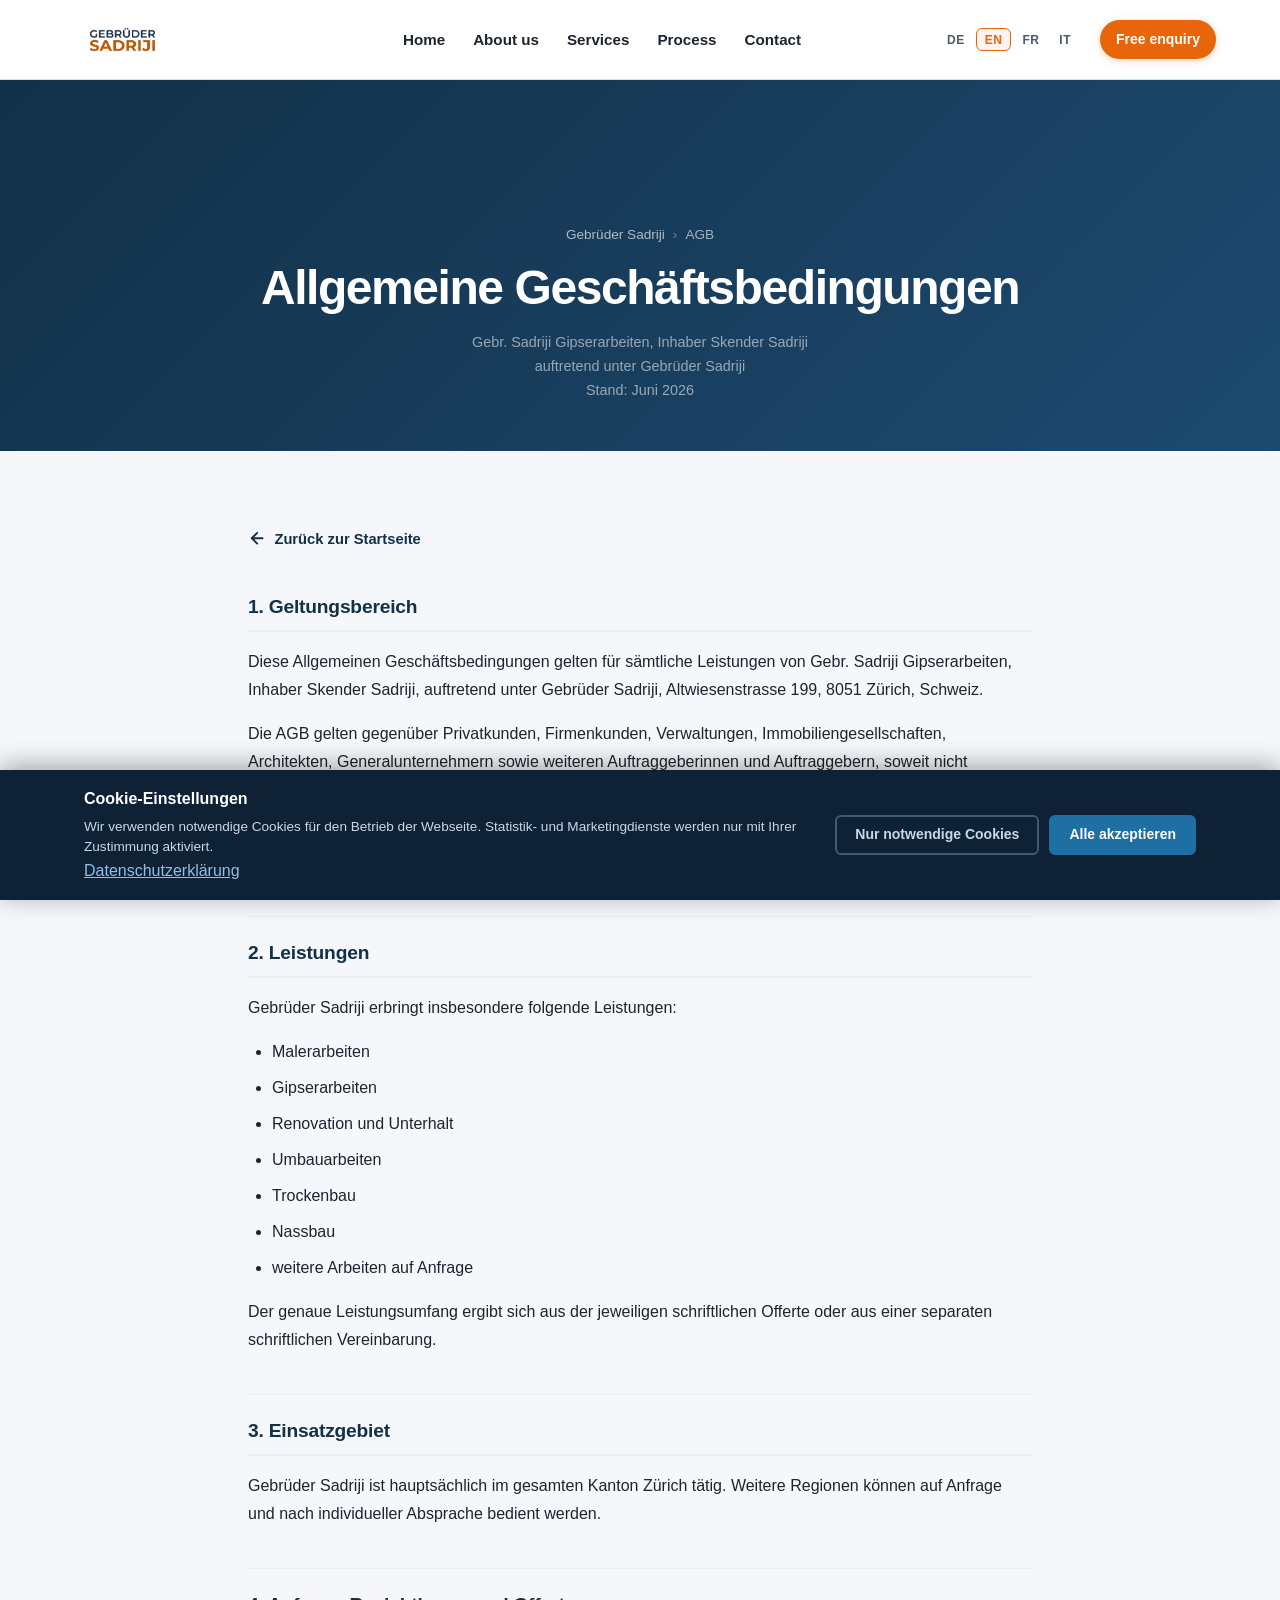
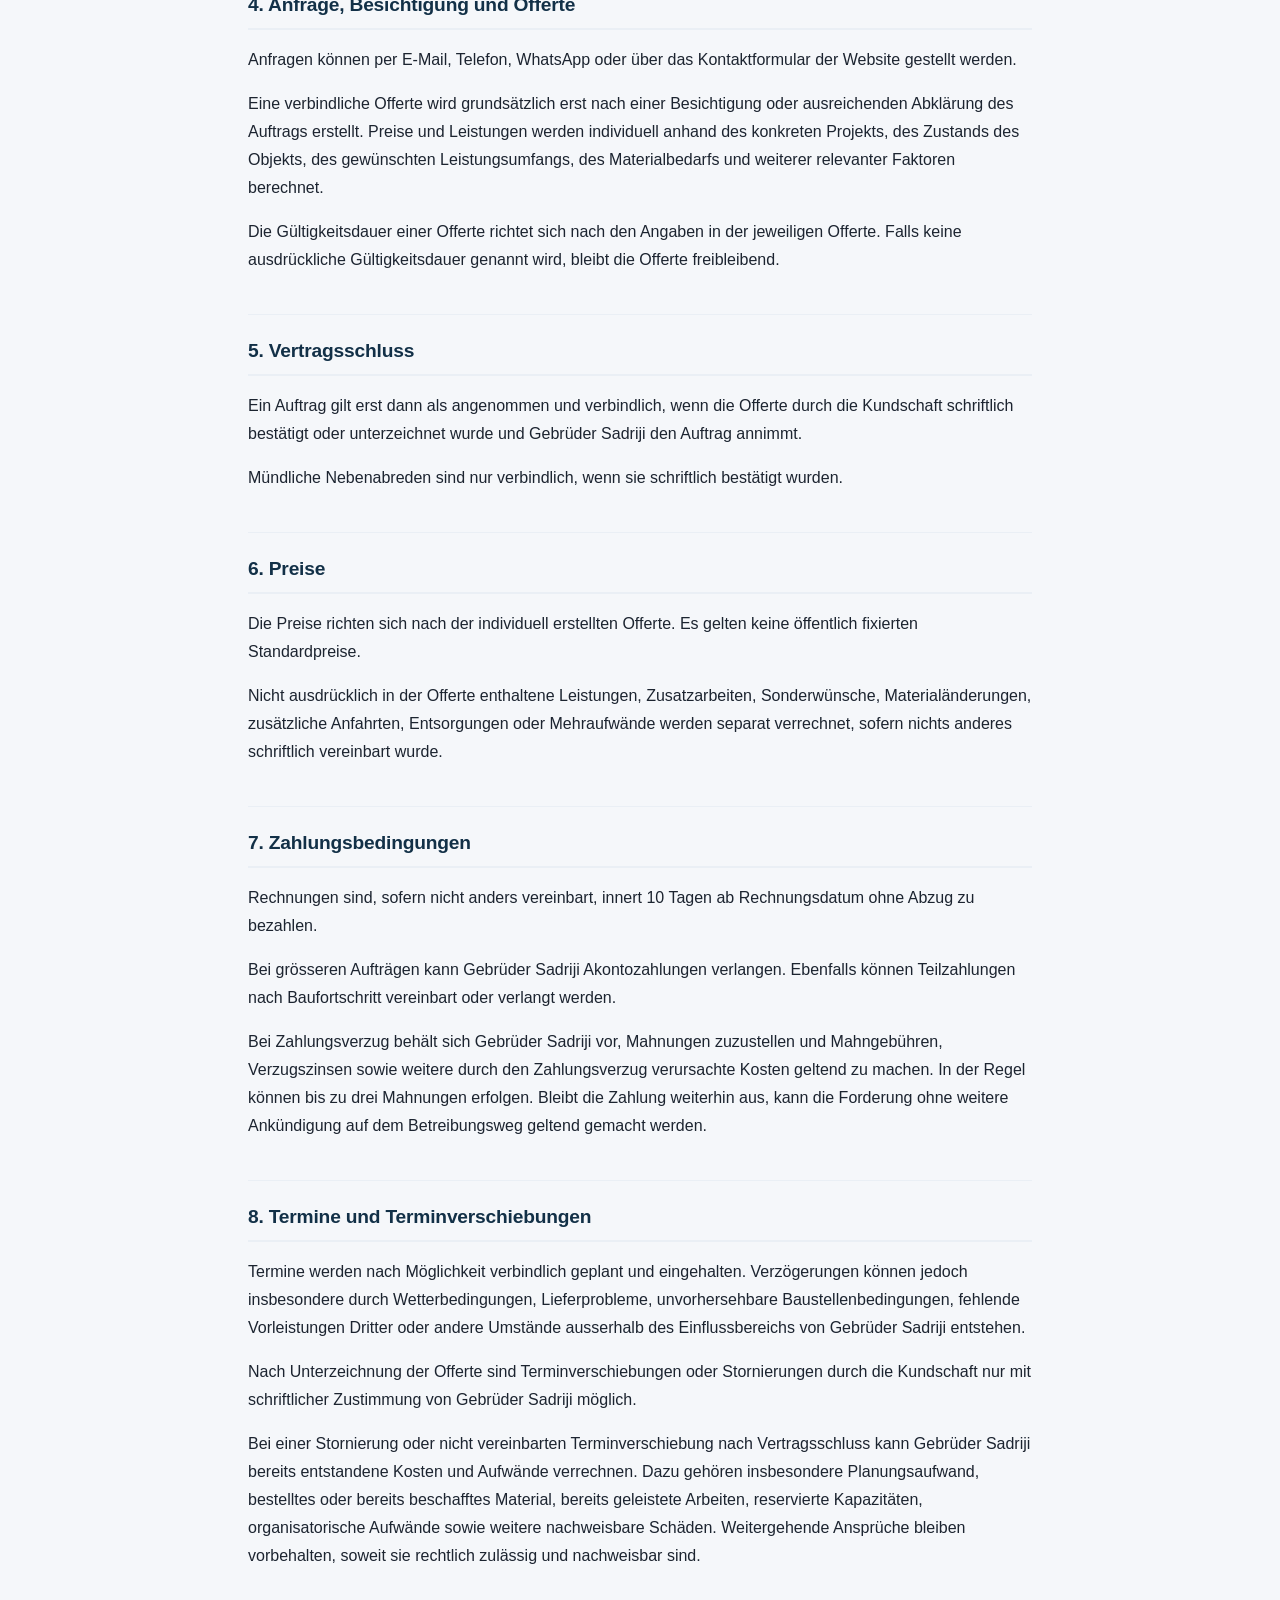
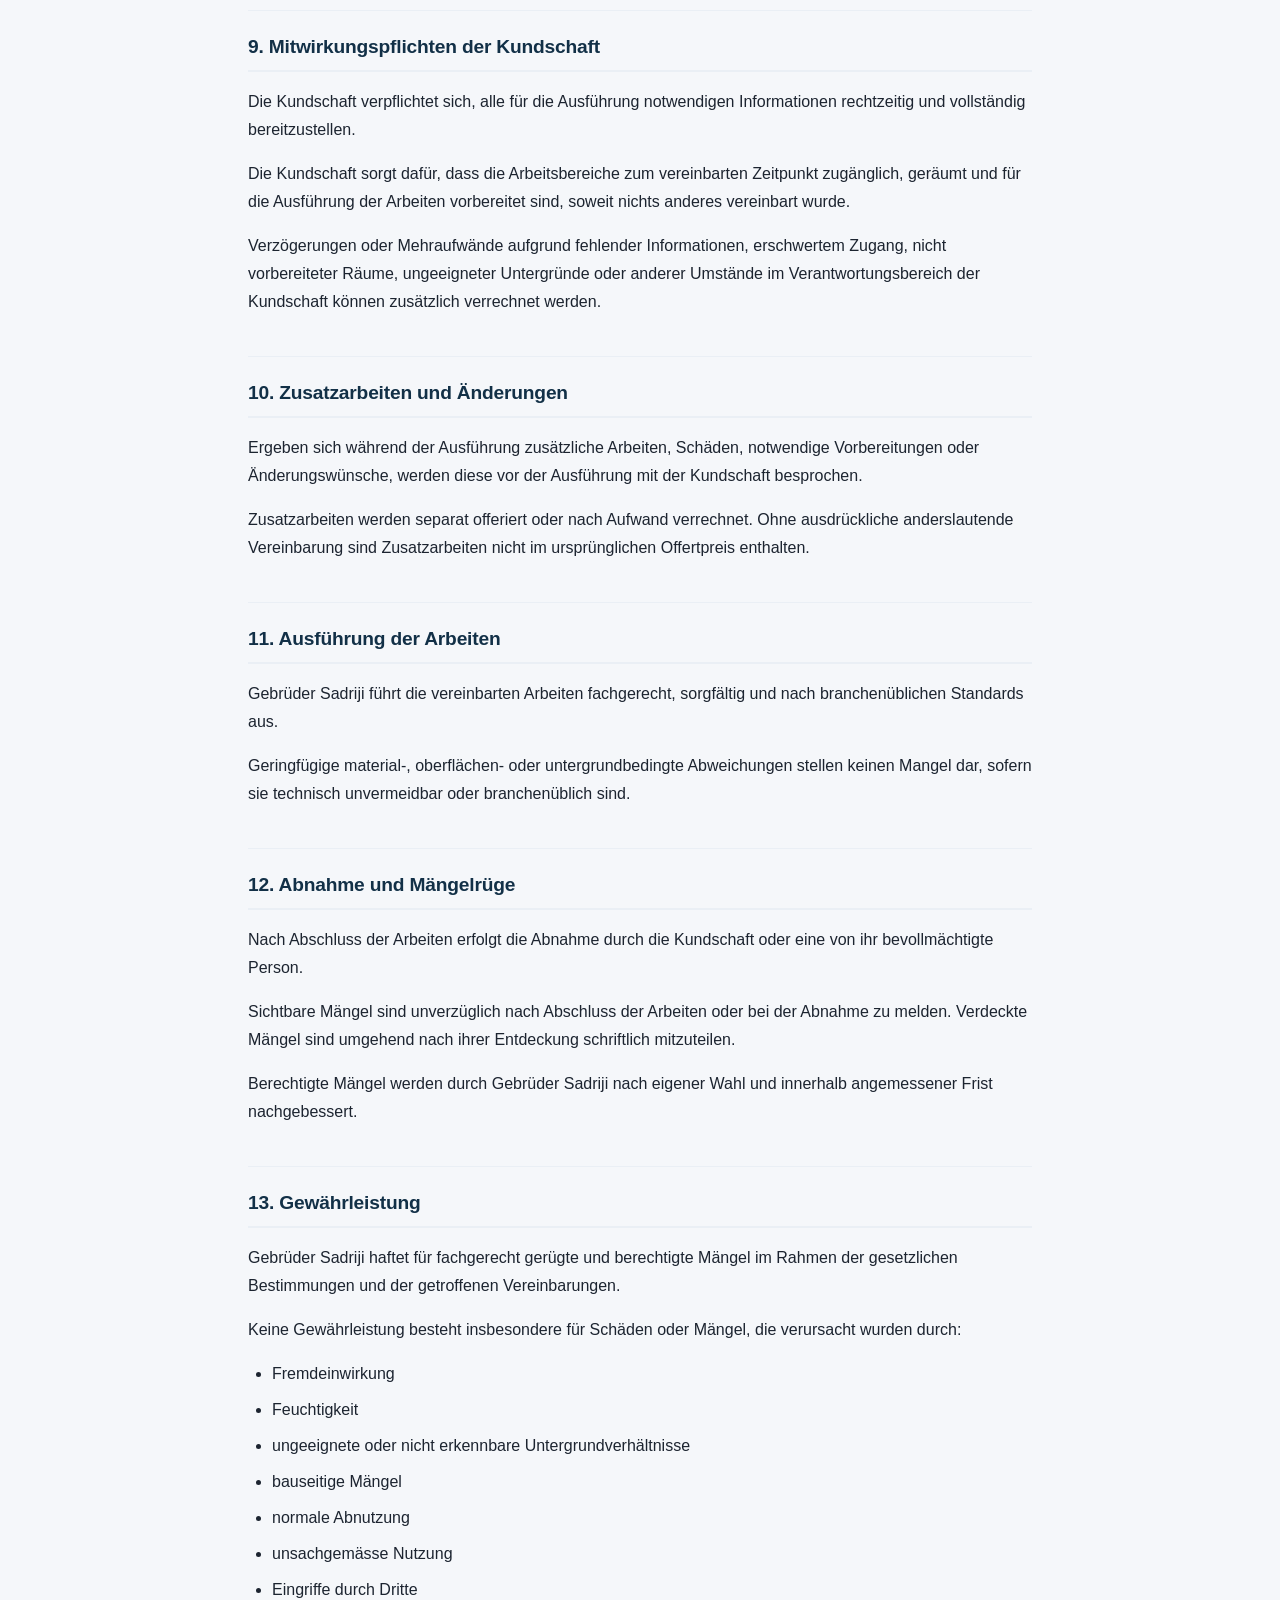
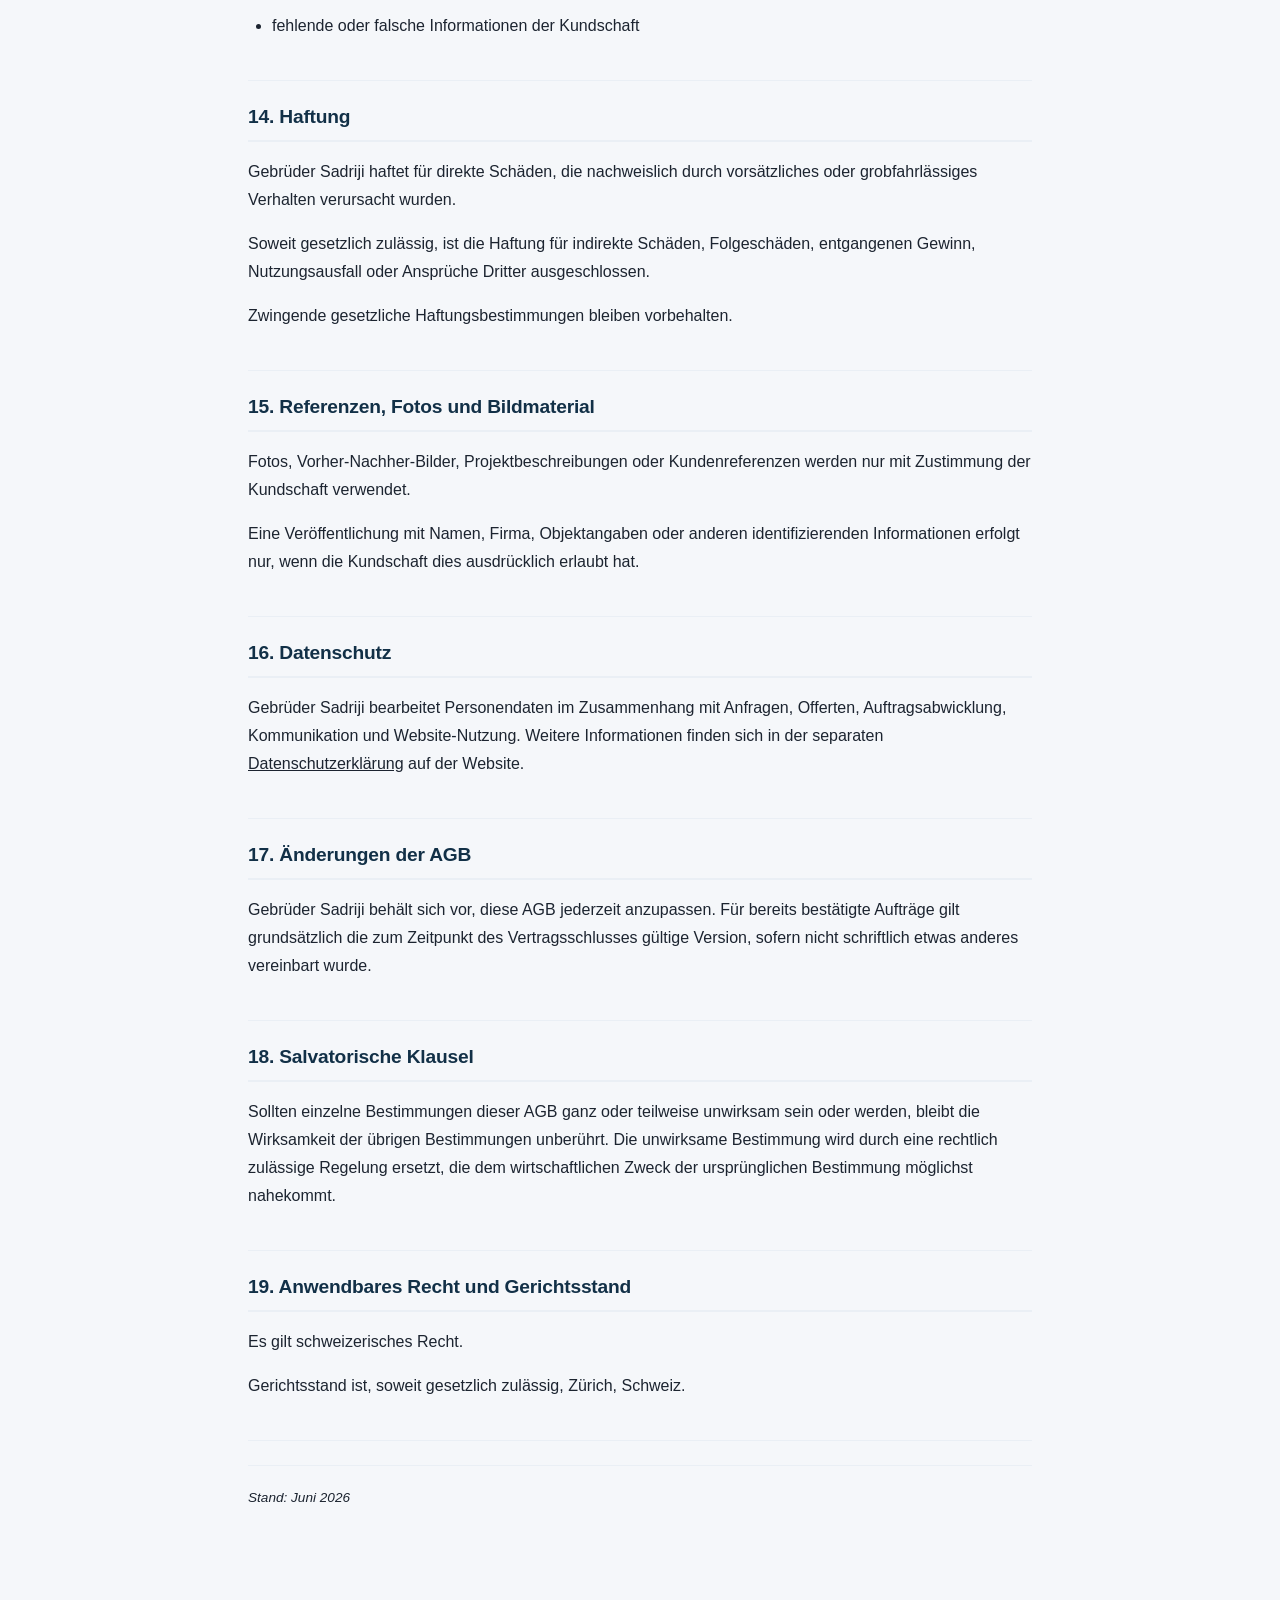
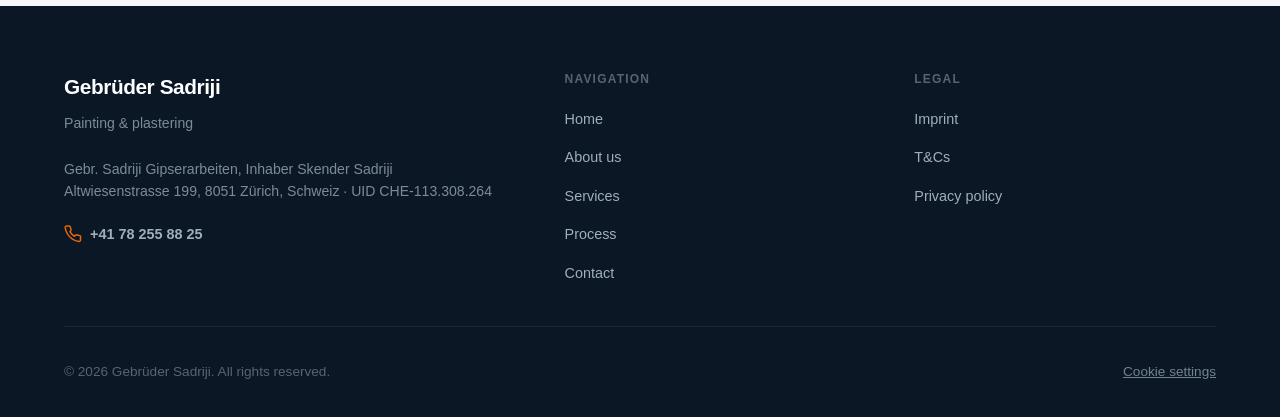
<file: agb/index.html>
<!DOCTYPE html>
<html lang="de-CH">
  <head>
    <meta charset="UTF-8" />
    <meta name="viewport" content="width=device-width, initial-scale=1.0" />
    <meta name="description" content="Allgemeine Geschäftsbedingungen der Gebrüder Sadriji für Malerarbeiten, Gipserarbeiten, Renovation, Umbau, Trockenbau und Nassbau." />
    <meta name="robots" content="noindex, follow" />
    <title>AGB | Gebrüder Sadriji</title>
    <link rel="stylesheet" href="../css/style.css" />
    <link rel="icon" type="image/png" sizes="192x192" href="../assets/icons/icon-192.png" />
    <link rel="icon" type="image/png" sizes="512x512" href="../assets/icons/icon-512.png" />
    <link rel="apple-touch-icon" sizes="180x180" href="../assets/icons/icon-180.png" />
    <link rel="manifest" href="../assets/site.webmanifest" />
    <meta name="theme-color" content="#123047" />

    <!-- Google Consent Mode v2 – Standardwerte (vor dem Google Tag gesetzt) -->
    <script>
      window.dataLayer = window.dataLayer || [];
      function gtag(){dataLayer.push(arguments);}
      gtag('consent', 'default', {
        ad_storage:        'denied',
        analytics_storage: 'denied',
        wait_for_update:   500
      });
    </script>
    <!-- Google tag (gtag.js) – AW-18241166068 -->
    <script async src="https://www.googletagmanager.com/gtag/js?id=AW-18241166068"></script>
    <script>
      gtag('js', new Date());
      gtag('config', 'AW-18241166068');
    </script>
    <!-- Google Tag Manager -->
    <script>
      (function(w,d,s,l,i){w[l]=w[l]||[];w[l].push({'gtm.start':
      new Date().getTime(),event:'gtm.js'});var f=d.getElementsByTagName(s)[0],
      j=d.createElement(s),dl=l!='dataLayer'?'&l='+l:'';j.async=true;j.src=
      'https://www.googletagmanager.com/gtm.js?id='+i+dl;f.parentNode.insertBefore(j,f);
      })(window,document,'script','dataLayer','GTM-WZVQ39B7');
    </script>
  </head>
  <body>
    <!-- Google Tag Manager (noscript) -->
    <noscript><iframe src="https://www.googletagmanager.com/ns.html?id=GTM-WZVQ39B7" title="Google Tag Manager" height="0" width="0" style="display:none;visibility:hidden"></iframe></noscript>
    <!-- Barrierefreiheit: Sprunglink zum Hauptinhalt -->
    <a class="skip-link" href="#hauptinhalt" data-i18n="a11y.skip">Zum Hauptinhalt springen</a>

    <!-- Scroll-Fortschrittsbalken -->
    <div class="scroll-progress" id="scrollProgress" role="progressbar" aria-hidden="true"></div>

    <!-- ================================================================
         HEADER / NAVIGATION
    ================================================================ -->
    <header class="site-header" id="top">
      <div class="container header-inner">
        <a class="logo" href="/" aria-label="Startseite Gebrüder Sadriji">
          <img
            src="../assets/gebr%C3%BCder%20sadriji%20logo%20transparent%20(1).png"
            alt="Gebrüder Sadriji – Maler- und Gipserarbeiten"
            width="384"
            height="209"
            loading="eager"
            decoding="async"
          />
        </a>

        <button
          class="nav-toggle"
          aria-expanded="false"
          aria-controls="hauptnavigation"
          aria-label="Menü öffnen"
          type="button"
        >
          <span class="burger-line"></span>
          <span class="burger-line"></span>
          <span class="burger-line"></span>
        </button>

        <nav id="hauptnavigation" class="main-nav" aria-label="Hauptnavigation">
          <ul>
            <li><a href="/#start" data-i18n="nav.start">Start</a></li>
            <li><a href="/#ueber-uns" data-i18n="nav.about">Über uns</a></li>
            <li><a href="/#leistungen" data-i18n="nav.services">Leistungen</a></li>
            <li><a href="/#ablauf" data-i18n="nav.process">Ablauf</a></li>
            <li><a href="/#kontakt" data-i18n="nav.contact">Kontakt</a></li>
          </ul>

          <div class="lang-switcher lang-switcher-mobile" role="navigation" aria-label="Sprache wählen">
            <button class="lang-btn" data-lang="de" aria-label="Deutsch" title="Deutsch">DE</button>
            <button class="lang-btn" data-lang="en" aria-label="English" title="English">EN</button>
            <button class="lang-btn" data-lang="fr" aria-label="Français" title="Français">FR</button>
            <button class="lang-btn" data-lang="it" aria-label="Italiano" title="Italiano">IT</button>
          </div>
        </nav>

        <div class="lang-switcher lang-switcher-desktop" role="navigation" aria-label="Sprache wählen">
          <button class="lang-btn" data-lang="de" aria-label="Deutsch" title="Deutsch">DE</button>
          <button class="lang-btn" data-lang="en" aria-label="English" title="English">EN</button>
          <button class="lang-btn" data-lang="fr" aria-label="Français" title="Français">FR</button>
          <button class="lang-btn" data-lang="it" aria-label="Italiano" title="Italiano">IT</button>
        </div>

        <a class="header-cta" href="/#kontakt" data-i18n="nav.cta">
          <svg class="icon" xmlns="http://www.w3.org/2000/svg" viewBox="0 0 24 24" fill="none" stroke="currentColor" stroke-width="2.5" stroke-linecap="round" stroke-linejoin="round" aria-hidden="true" focusable="false">
            <path d="M21 15a2 2 0 0 1-2 2H7l-4 4V5a2 2 0 0 1 2-2h14a2 2 0 0 1 2 2z"></path>
          </svg>
          <span data-i18n="nav.cta">Kostenlose Anfrage</span>
        </a>
      </div>
    </header>

    <!-- ================================================================
         PAGE HERO
    ================================================================ -->
    <div class="legal-page-hero">
      <div class="container">
        <nav class="breadcrumb" aria-label="Breadcrumb">
          <a href="/">Gebrüder Sadriji</a>
          <span class="breadcrumb-sep" aria-hidden="true">›</span>
          <span aria-current="page">AGB</span>
        </nav>
        <h1>Allgemeine Geschäftsbedingungen</h1>
        <p class="legal-meta">Gebr. Sadriji Gipserarbeiten, Inhaber Skender Sadriji<br>auftretend unter Gebrüder Sadriji<br>Stand: Juni 2026</p>
      </div>
    </div>

    <!-- ================================================================
         HAUPTINHALT
    ================================================================ -->
    <main id="hauptinhalt">
      <div class="container">
        <div class="legal-content">

          <a class="legal-back-link" href="/">
            <svg class="icon" xmlns="http://www.w3.org/2000/svg" viewBox="0 0 24 24" fill="none" stroke="currentColor" stroke-width="2.5" stroke-linecap="round" stroke-linejoin="round" aria-hidden="true" focusable="false" width="16" height="16">
              <line x1="19" y1="12" x2="5" y2="12"></line>
              <polyline points="12 19 5 12 12 5"></polyline>
            </svg>
            Zurück zur Startseite
          </a>

          <section class="legal-section">
            <h2>1. Geltungsbereich</h2>
            <p>Diese Allgemeinen Geschäftsbedingungen gelten für sämtliche Leistungen von Gebr. Sadriji Gipserarbeiten, Inhaber Skender Sadriji, auftretend unter Gebrüder Sadriji, Altwiesenstrasse 199, 8051 Zürich, Schweiz.</p>
            <p>Die AGB gelten gegenüber Privatkunden, Firmenkunden, Verwaltungen, Immobiliengesellschaften, Architekten, Generalunternehmern sowie weiteren Auftraggeberinnen und Auftraggebern, soweit nicht schriftlich etwas anderes vereinbart wurde.</p>
            <p>Mit der schriftlichen Bestätigung oder Unterzeichnung einer Offerte anerkennt die Kundschaft diese AGB als Bestandteil des Vertrags.</p>
          </section>

          <section class="legal-section">
            <h2>2. Leistungen</h2>
            <p>Gebrüder Sadriji erbringt insbesondere folgende Leistungen:</p>
            <ul>
              <li>Malerarbeiten</li>
              <li>Gipserarbeiten</li>
              <li>Renovation und Unterhalt</li>
              <li>Umbauarbeiten</li>
              <li>Trockenbau</li>
              <li>Nassbau</li>
              <li>weitere Arbeiten auf Anfrage</li>
            </ul>
            <p>Der genaue Leistungsumfang ergibt sich aus der jeweiligen schriftlichen Offerte oder aus einer separaten schriftlichen Vereinbarung.</p>
          </section>

          <section class="legal-section">
            <h2>3. Einsatzgebiet</h2>
            <p>Gebrüder Sadriji ist hauptsächlich im gesamten Kanton Zürich tätig. Weitere Regionen können auf Anfrage und nach individueller Absprache bedient werden.</p>
          </section>

          <section class="legal-section">
            <h2>4. Anfrage, Besichtigung und Offerte</h2>
            <p>Anfragen können per E-Mail, Telefon, WhatsApp oder über das Kontaktformular der Website gestellt werden.</p>
            <p>Eine verbindliche Offerte wird grundsätzlich erst nach einer Besichtigung oder ausreichenden Abklärung des Auftrags erstellt. Preise und Leistungen werden individuell anhand des konkreten Projekts, des Zustands des Objekts, des gewünschten Leistungsumfangs, des Materialbedarfs und weiterer relevanter Faktoren berechnet.</p>
            <p>Die Gültigkeitsdauer einer Offerte richtet sich nach den Angaben in der jeweiligen Offerte. Falls keine ausdrückliche Gültigkeitsdauer genannt wird, bleibt die Offerte freibleibend.</p>
          </section>

          <section class="legal-section">
            <h2>5. Vertragsschluss</h2>
            <p>Ein Auftrag gilt erst dann als angenommen und verbindlich, wenn die Offerte durch die Kundschaft schriftlich bestätigt oder unterzeichnet wurde und Gebrüder Sadriji den Auftrag annimmt.</p>
            <p>Mündliche Nebenabreden sind nur verbindlich, wenn sie schriftlich bestätigt wurden.</p>
          </section>

          <section class="legal-section">
            <h2>6. Preise</h2>
            <p>Die Preise richten sich nach der individuell erstellten Offerte. Es gelten keine öffentlich fixierten Standardpreise.</p>
            <p>Nicht ausdrücklich in der Offerte enthaltene Leistungen, Zusatzarbeiten, Sonderwünsche, Materialänderungen, zusätzliche Anfahrten, Entsorgungen oder Mehraufwände werden separat verrechnet, sofern nichts anderes schriftlich vereinbart wurde.</p>
          </section>

          <section class="legal-section">
            <h2>7. Zahlungsbedingungen</h2>
            <p>Rechnungen sind, sofern nicht anders vereinbart, innert 10 Tagen ab Rechnungsdatum ohne Abzug zu bezahlen.</p>
            <p>Bei grösseren Aufträgen kann Gebrüder Sadriji Akontozahlungen verlangen. Ebenfalls können Teilzahlungen nach Baufortschritt vereinbart oder verlangt werden.</p>
            <p>Bei Zahlungsverzug behält sich Gebrüder Sadriji vor, Mahnungen zuzustellen und Mahngebühren, Verzugszinsen sowie weitere durch den Zahlungsverzug verursachte Kosten geltend zu machen. In der Regel können bis zu drei Mahnungen erfolgen. Bleibt die Zahlung weiterhin aus, kann die Forderung ohne weitere Ankündigung auf dem Betreibungsweg geltend gemacht werden.</p>
          </section>

          <section class="legal-section">
            <h2>8. Termine und Terminverschiebungen</h2>
            <p>Termine werden nach Möglichkeit verbindlich geplant und eingehalten. Verzögerungen können jedoch insbesondere durch Wetterbedingungen, Lieferprobleme, unvorhersehbare Baustellenbedingungen, fehlende Vorleistungen Dritter oder andere Umstände ausserhalb des Einflussbereichs von Gebrüder Sadriji entstehen.</p>
            <p>Nach Unterzeichnung der Offerte sind Terminverschiebungen oder Stornierungen durch die Kundschaft nur mit schriftlicher Zustimmung von Gebrüder Sadriji möglich.</p>
            <p>Bei einer Stornierung oder nicht vereinbarten Terminverschiebung nach Vertragsschluss kann Gebrüder Sadriji bereits entstandene Kosten und Aufwände verrechnen. Dazu gehören insbesondere Planungsaufwand, bestelltes oder bereits beschafftes Material, bereits geleistete Arbeiten, reservierte Kapazitäten, organisatorische Aufwände sowie weitere nachweisbare Schäden. Weitergehende Ansprüche bleiben vorbehalten, soweit sie rechtlich zulässig und nachweisbar sind.</p>
          </section>

          <section class="legal-section">
            <h2>9. Mitwirkungspflichten der Kundschaft</h2>
            <p>Die Kundschaft verpflichtet sich, alle für die Ausführung notwendigen Informationen rechtzeitig und vollständig bereitzustellen.</p>
            <p>Die Kundschaft sorgt dafür, dass die Arbeitsbereiche zum vereinbarten Zeitpunkt zugänglich, geräumt und für die Ausführung der Arbeiten vorbereitet sind, soweit nichts anderes vereinbart wurde.</p>
            <p>Verzögerungen oder Mehraufwände aufgrund fehlender Informationen, erschwertem Zugang, nicht vorbereiteter Räume, ungeeigneter Untergründe oder anderer Umstände im Verantwortungsbereich der Kundschaft können zusätzlich verrechnet werden.</p>
          </section>

          <section class="legal-section">
            <h2>10. Zusatzarbeiten und Änderungen</h2>
            <p>Ergeben sich während der Ausführung zusätzliche Arbeiten, Schäden, notwendige Vorbereitungen oder Änderungswünsche, werden diese vor der Ausführung mit der Kundschaft besprochen.</p>
            <p>Zusatzarbeiten werden separat offeriert oder nach Aufwand verrechnet. Ohne ausdrückliche anderslautende Vereinbarung sind Zusatzarbeiten nicht im ursprünglichen Offertpreis enthalten.</p>
          </section>

          <section class="legal-section">
            <h2>11. Ausführung der Arbeiten</h2>
            <p>Gebrüder Sadriji führt die vereinbarten Arbeiten fachgerecht, sorgfältig und nach branchenüblichen Standards aus.</p>
            <p>Geringfügige material-, oberflächen- oder untergrundbedingte Abweichungen stellen keinen Mangel dar, sofern sie technisch unvermeidbar oder branchenüblich sind.</p>
          </section>

          <section class="legal-section">
            <h2>12. Abnahme und Mängelrüge</h2>
            <p>Nach Abschluss der Arbeiten erfolgt die Abnahme durch die Kundschaft oder eine von ihr bevollmächtigte Person.</p>
            <p>Sichtbare Mängel sind unverzüglich nach Abschluss der Arbeiten oder bei der Abnahme zu melden. Verdeckte Mängel sind umgehend nach ihrer Entdeckung schriftlich mitzuteilen.</p>
            <p>Berechtigte Mängel werden durch Gebrüder Sadriji nach eigener Wahl und innerhalb angemessener Frist nachgebessert.</p>
          </section>

          <section class="legal-section">
            <h2>13. Gewährleistung</h2>
            <p>Gebrüder Sadriji haftet für fachgerecht gerügte und berechtigte Mängel im Rahmen der gesetzlichen Bestimmungen und der getroffenen Vereinbarungen.</p>
            <p>Keine Gewährleistung besteht insbesondere für Schäden oder Mängel, die verursacht wurden durch:</p>
            <ul>
              <li>Fremdeinwirkung</li>
              <li>Feuchtigkeit</li>
              <li>ungeeignete oder nicht erkennbare Untergrundverhältnisse</li>
              <li>bauseitige Mängel</li>
              <li>normale Abnutzung</li>
              <li>unsachgemässe Nutzung</li>
              <li>Eingriffe durch Dritte</li>
              <li>fehlende oder falsche Informationen der Kundschaft</li>
            </ul>
          </section>

          <section class="legal-section">
            <h2>14. Haftung</h2>
            <p>Gebrüder Sadriji haftet für direkte Schäden, die nachweislich durch vorsätzliches oder grobfahrlässiges Verhalten verursacht wurden.</p>
            <p>Soweit gesetzlich zulässig, ist die Haftung für indirekte Schäden, Folgeschäden, entgangenen Gewinn, Nutzungsausfall oder Ansprüche Dritter ausgeschlossen.</p>
            <p>Zwingende gesetzliche Haftungsbestimmungen bleiben vorbehalten.</p>
          </section>

          <section class="legal-section">
            <h2>15. Referenzen, Fotos und Bildmaterial</h2>
            <p>Fotos, Vorher-Nachher-Bilder, Projektbeschreibungen oder Kundenreferenzen werden nur mit Zustimmung der Kundschaft verwendet.</p>
            <p>Eine Veröffentlichung mit Namen, Firma, Objektangaben oder anderen identifizierenden Informationen erfolgt nur, wenn die Kundschaft dies ausdrücklich erlaubt hat.</p>
          </section>

          <section class="legal-section">
            <h2>16. Datenschutz</h2>
            <p>Gebrüder Sadriji bearbeitet Personendaten im Zusammenhang mit Anfragen, Offerten, Auftragsabwicklung, Kommunikation und Website-Nutzung. Weitere Informationen finden sich in der separaten <a href="/datenschutz/">Datenschutzerklärung</a> auf der Website.</p>
          </section>

          <section class="legal-section">
            <h2>17. Änderungen der AGB</h2>
            <p>Gebrüder Sadriji behält sich vor, diese AGB jederzeit anzupassen. Für bereits bestätigte Aufträge gilt grundsätzlich die zum Zeitpunkt des Vertragsschlusses gültige Version, sofern nicht schriftlich etwas anderes vereinbart wurde.</p>
          </section>

          <section class="legal-section">
            <h2>18. Salvatorische Klausel</h2>
            <p>Sollten einzelne Bestimmungen dieser AGB ganz oder teilweise unwirksam sein oder werden, bleibt die Wirksamkeit der übrigen Bestimmungen unberührt. Die unwirksame Bestimmung wird durch eine rechtlich zulässige Regelung ersetzt, die dem wirtschaftlichen Zweck der ursprünglichen Bestimmung möglichst nahekommt.</p>
          </section>

          <section class="legal-section">
            <h2>19. Anwendbares Recht und Gerichtsstand</h2>
            <p>Es gilt schweizerisches Recht.</p>
            <p>Gerichtsstand ist, soweit gesetzlich zulässig, Zürich, Schweiz.</p>
          </section>

          <p class="legal-stand">Stand: Juni 2026</p>

        </div>
      </div>
    </main>

    <!-- ================================================================
         FOOTER
    ================================================================ -->
    <footer class="site-footer">
      <div class="container footer-grid">
        <div class="footer-about">
          <p class="footer-brand">Gebrüder Sadriji</p>
          <p class="footer-tagline" data-i18n-html="footer.tagline">Maler- und Gipserarbeiten<br><br>Gebr. Sadriji Gipserarbeiten, Inhaber Skender Sadriji<br>Altwiesenstrasse 199, 8051 Zürich, Schweiz · UID CHE-113.308.264</p>
          <a class="footer-phone" href="tel:+41782558825">
            <svg class="icon" xmlns="http://www.w3.org/2000/svg" viewBox="0 0 24 24" fill="none" stroke="currentColor" stroke-width="2" stroke-linecap="round" stroke-linejoin="round" aria-hidden="true" focusable="false">
              <path d="M22 16.92v3a2 2 0 0 1-2.18 2 19.79 19.79 0 0 1-8.63-3.07A19.5 19.5 0 0 1 4.69 12 19.79 19.79 0 0 1 1.59 3.47a2 2 0 0 1 1.98-2.18h3a2 2 0 0 1 2 1.72 12.84 12.84 0 0 0 .7 2.81 2 2 0 0 1-.45 2.11L7.91 8.91a16 16 0 0 0 6.08 6.08l1.3-1.3a2 2 0 0 1 2.11-.45 12.84 12.84 0 0 0 2.81.7A2 2 0 0 1 22 16.92z"></path>
            </svg>
            +41 78 255 88 25
          </a>
        </div>
        <nav class="footer-nav" aria-label="Footer-Navigation">
          <p class="footer-nav-title" data-i18n="footer.navTitle">Navigation</p>
          <ul>
            <li><a href="/#start" data-i18n="nav.start">Start</a></li>
            <li><a href="/#ueber-uns" data-i18n="nav.about">Über uns</a></li>
            <li><a href="/#leistungen" data-i18n="nav.services">Leistungen</a></li>
            <li><a href="/#ablauf" data-i18n="nav.process">Ablauf</a></li>
            <li><a href="/#kontakt" data-i18n="nav.contact">Kontakt</a></li>
          </ul>
        </nav>
        <div class="footer-legal">
          <p class="footer-nav-title" data-i18n="footer.legalTitle">Rechtliches</p>
          <ul>
            <li><a href="/impressum/" data-i18n="footer.imprint">Impressum</a></li>
            <li><a href="/agb/" data-i18n="footer.agb">AGB</a></li>
            <li><a href="/datenschutz/" data-i18n="footer.privacy">Datenschutz</a></li>
          </ul>
        </div>
      </div>
      <div class="container footer-bottom">
        <p>&copy; <span id="jahr"></span> Gebrüder Sadriji. <span data-i18n="footer.rights">Alle Rechte vorbehalten.</span></p>
        <button type="button" class="footer-cookie-settings" data-action="cookie-settings" data-i18n="footer.cookieSettings">Cookie-Einstellungen</button>
      </div>
    </footer>

    <a class="floating-call" href="tel:+41782558825" aria-label="Gebrüder Sadriji anrufen">
      <svg class="icon" xmlns="http://www.w3.org/2000/svg" viewBox="0 0 24 24" fill="none" stroke="currentColor" stroke-width="2.5" stroke-linecap="round" stroke-linejoin="round" aria-hidden="true" focusable="false">
        <path d="M22 16.92v3a2 2 0 0 1-2.18 2 19.79 19.79 0 0 1-8.63-3.07A19.5 19.5 0 0 1 4.69 12 19.79 19.79 0 0 1 1.59 3.47a2 2 0 0 1 1.98-2.18h3a2 2 0 0 1 2 1.72 12.84 12.84 0 0 0 .7 2.81 2 2 0 0 1-.45 2.11L7.91 8.91a16 16 0 0 0 6.08 6.08l1.3-1.3a2 2 0 0 1 2.11-.45 12.84 12.84 0 0 0 2.81.7A2 2 0 0 1 22 16.92z"></path>
      </svg>
      <span class="floating-call-text" data-i18n="floatingBtn.text">Jetzt anrufen</span>
    </a>

    <script src="../js/gtag.js"></script>
    <script src="../js/main.js"></script>
  </body>
</html>
</file>
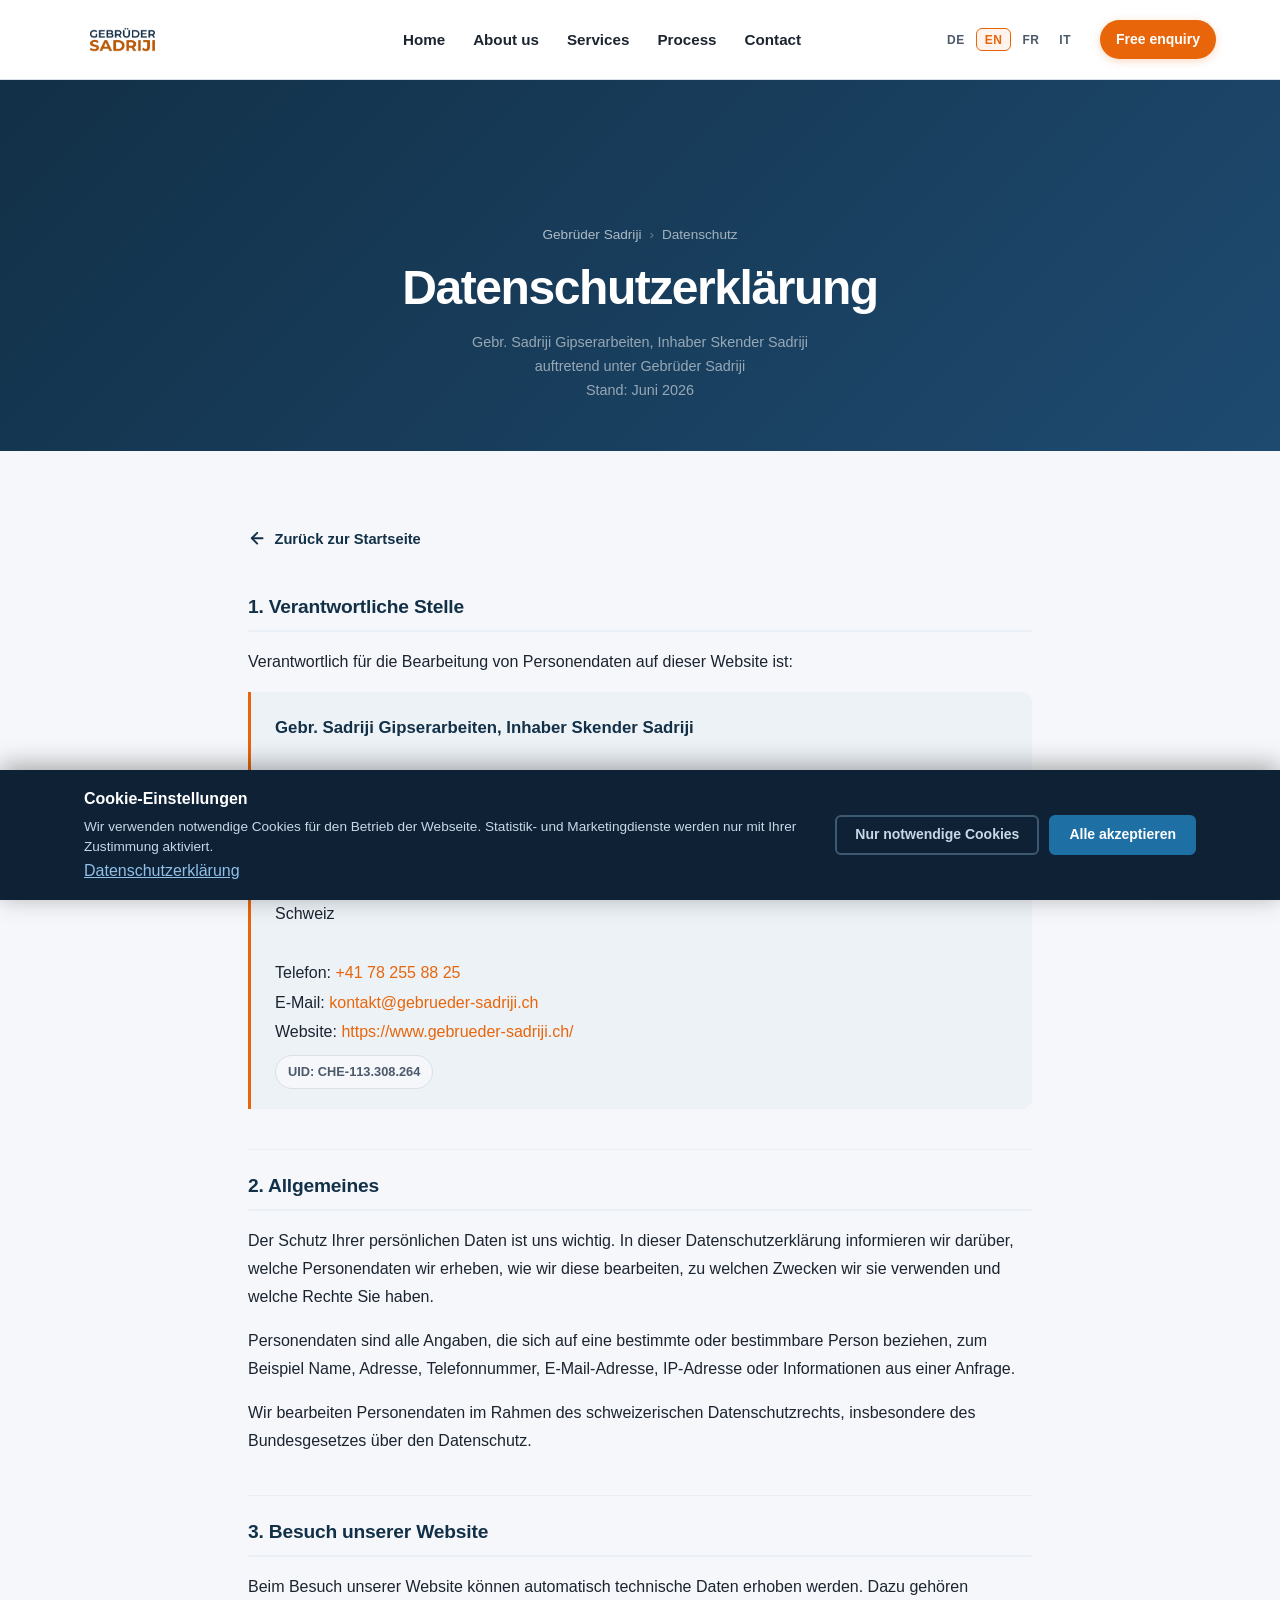
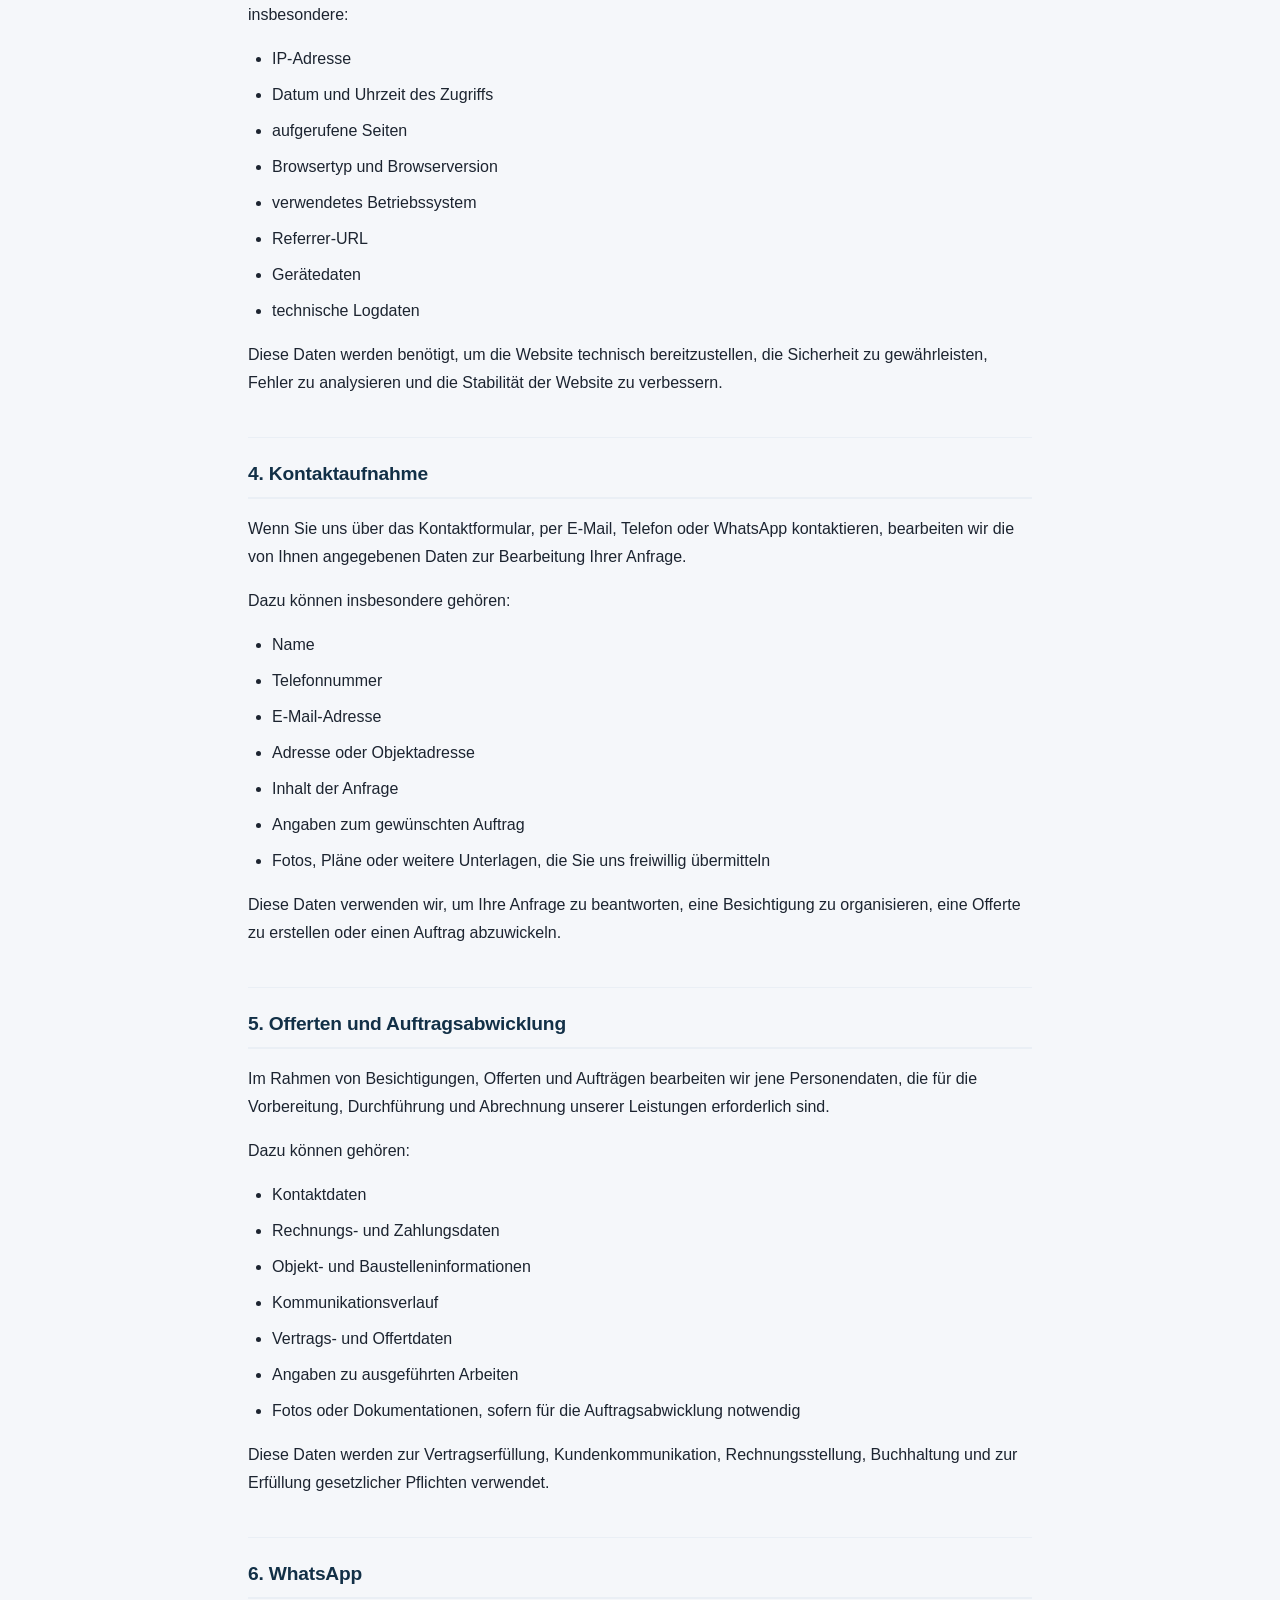
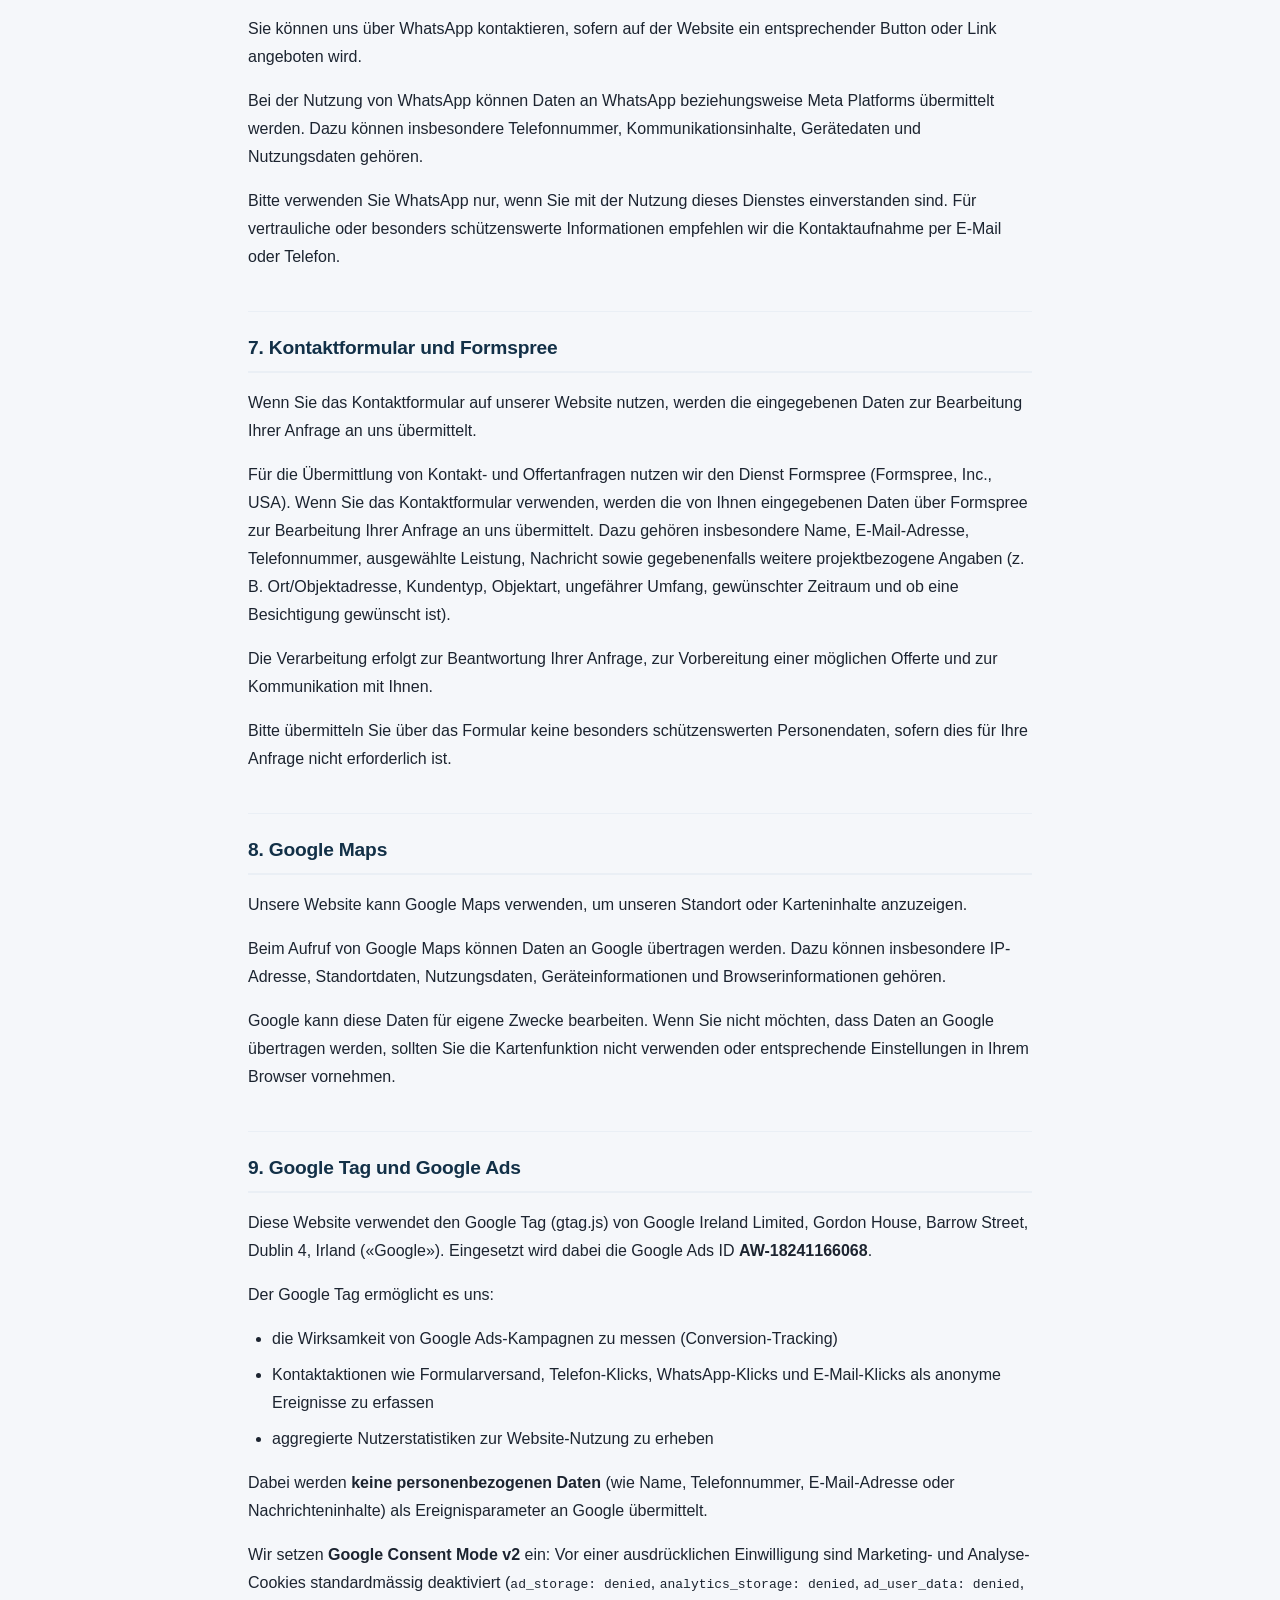
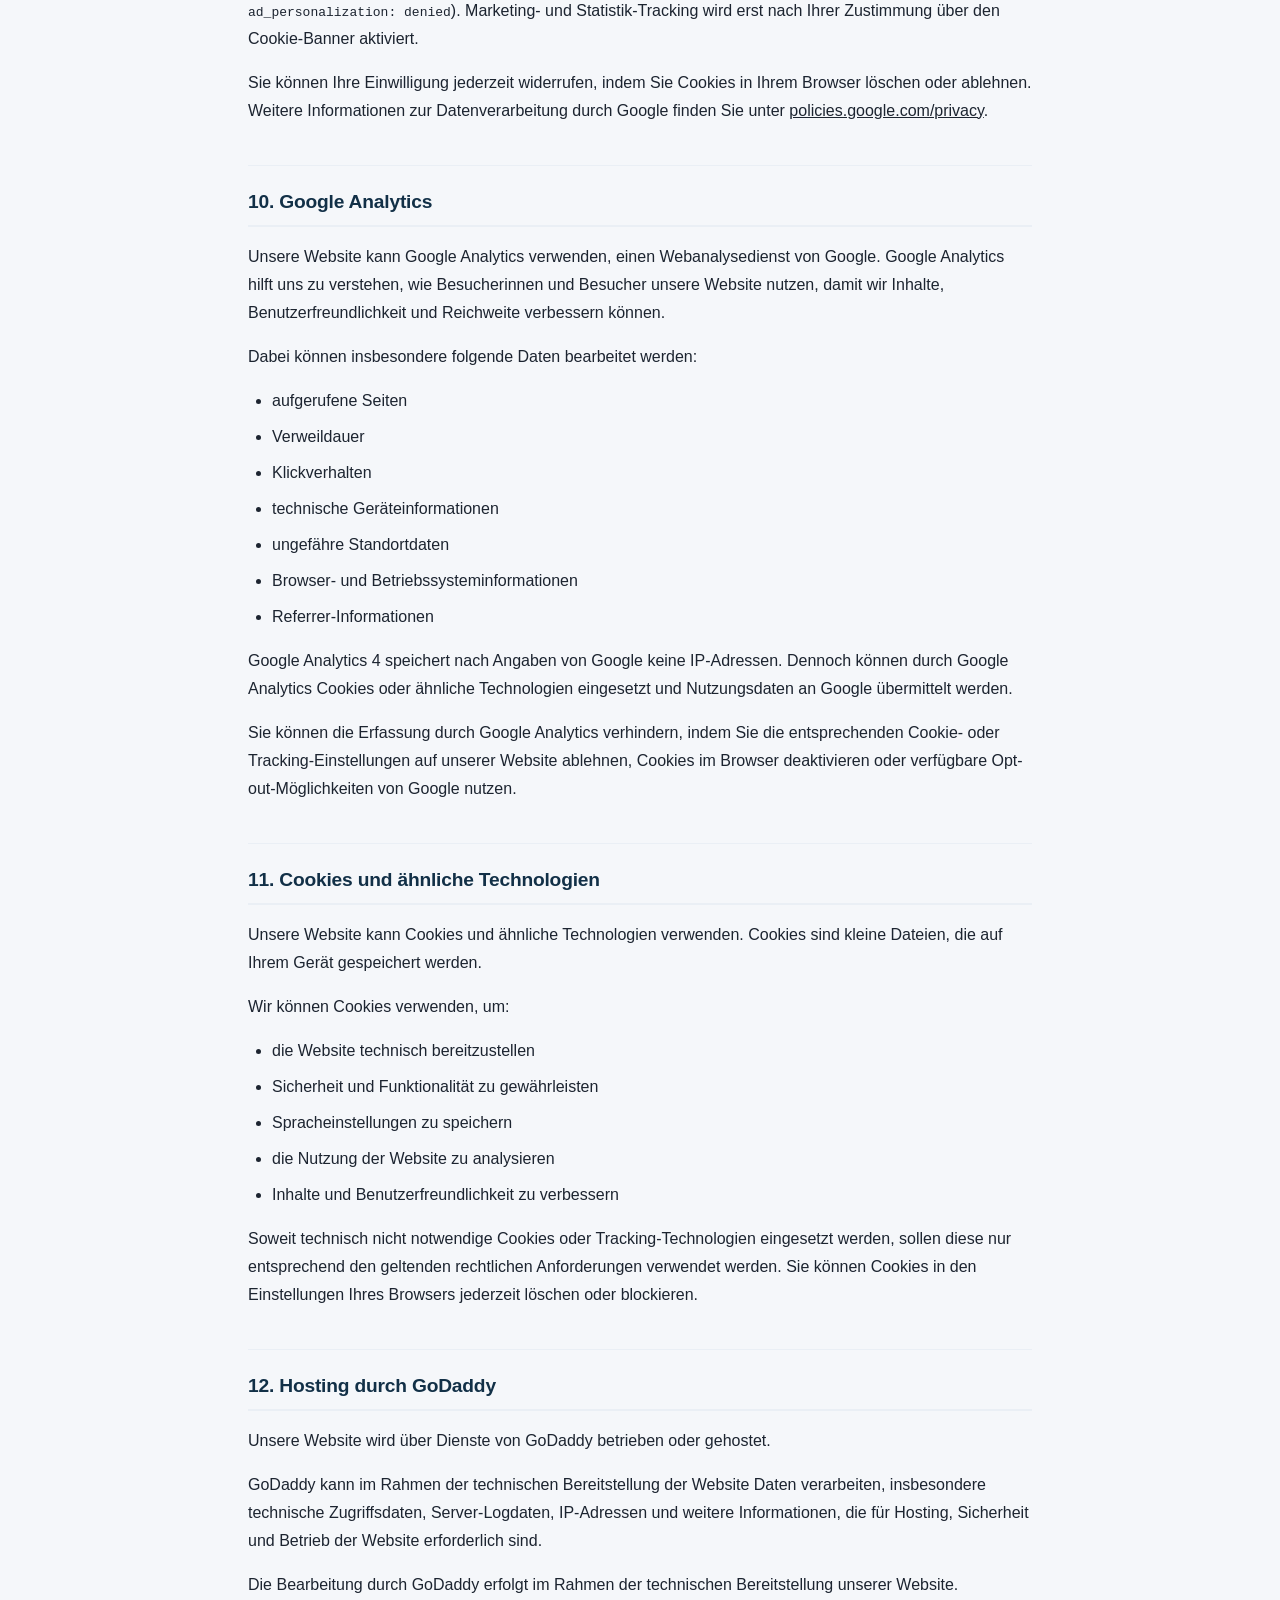
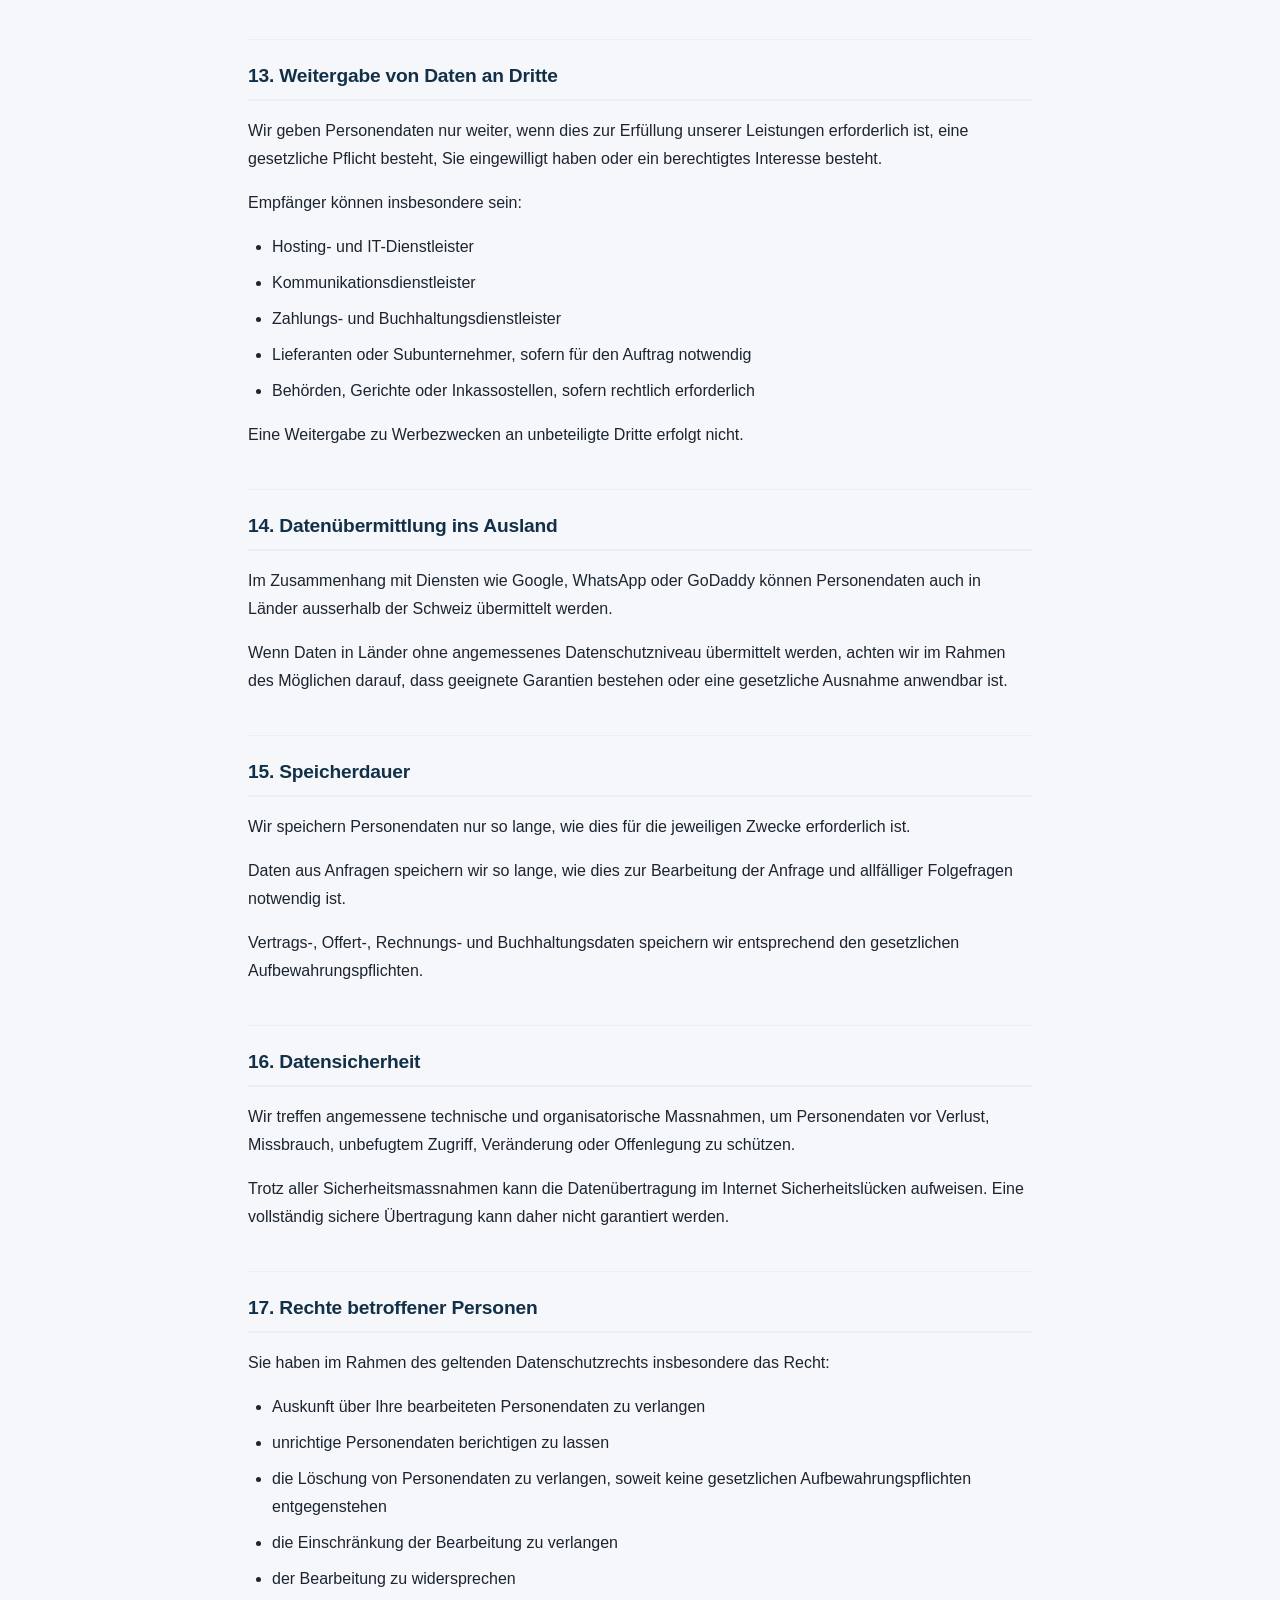
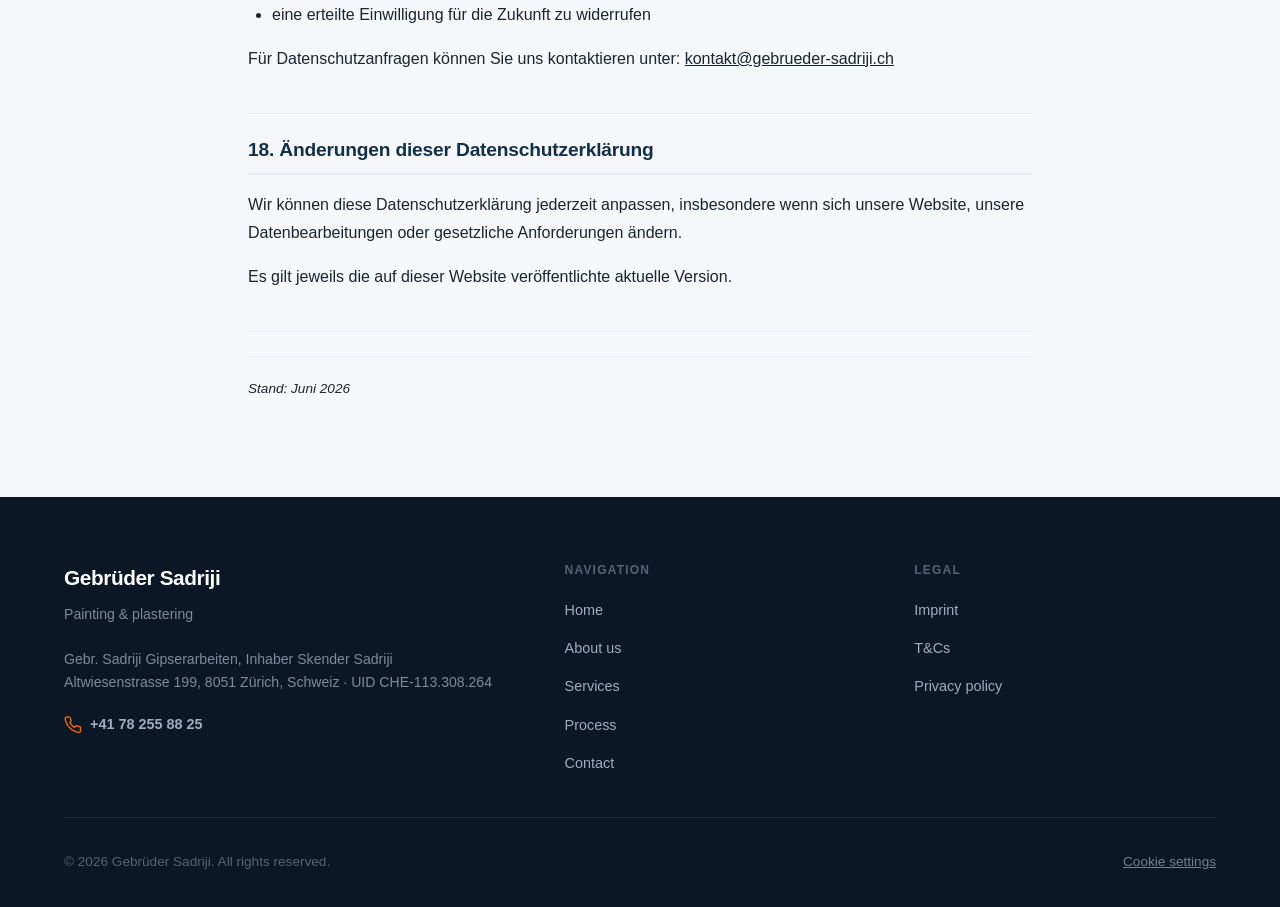
<file: datenschutz/index.html>
<!DOCTYPE html>
<html lang="de-CH">
  <head>
    <meta charset="UTF-8" />
    <meta name="viewport" content="width=device-width, initial-scale=1.0" />
    <meta name="description" content="Datenschutzerklärung der Gebrüder Sadriji zur Bearbeitung von Personendaten auf der Website." />
    <meta name="robots" content="noindex, follow" />
    <title>Datenschutz | Gebrüder Sadriji</title>
    <link rel="stylesheet" href="../css/style.css" />
    <link rel="icon" type="image/png" sizes="192x192" href="../assets/icons/icon-192.png" />
    <link rel="icon" type="image/png" sizes="512x512" href="../assets/icons/icon-512.png" />
    <link rel="apple-touch-icon" sizes="180x180" href="../assets/icons/icon-180.png" />
    <link rel="manifest" href="../assets/site.webmanifest" />
    <meta name="theme-color" content="#123047" />

    <!-- Google Consent Mode v2 – Standardwerte (vor dem Google Tag gesetzt) -->
    <script>
      window.dataLayer = window.dataLayer || [];
      function gtag(){dataLayer.push(arguments);}
      gtag('consent', 'default', {
        ad_storage:        'denied',
        analytics_storage: 'denied',
        wait_for_update:   500
      });
    </script>
    <!-- Google tag (gtag.js) – AW-18241166068 -->
    <script async src="https://www.googletagmanager.com/gtag/js?id=AW-18241166068"></script>
    <script>
      gtag('js', new Date());
      gtag('config', 'AW-18241166068');
    </script>
    <!-- Google Tag Manager -->
    <script>
      (function(w,d,s,l,i){w[l]=w[l]||[];w[l].push({'gtm.start':
      new Date().getTime(),event:'gtm.js'});var f=d.getElementsByTagName(s)[0],
      j=d.createElement(s),dl=l!='dataLayer'?'&l='+l:'';j.async=true;j.src=
      'https://www.googletagmanager.com/gtm.js?id='+i+dl;f.parentNode.insertBefore(j,f);
      })(window,document,'script','dataLayer','GTM-WZVQ39B7');
    </script>
  </head>
  <body>
    <!-- Google Tag Manager (noscript) -->
    <noscript><iframe src="https://www.googletagmanager.com/ns.html?id=GTM-WZVQ39B7" title="Google Tag Manager" height="0" width="0" style="display:none;visibility:hidden"></iframe></noscript>
    <!-- Barrierefreiheit: Sprunglink zum Hauptinhalt -->
    <a class="skip-link" href="#hauptinhalt" data-i18n="a11y.skip">Zum Hauptinhalt springen</a>

    <!-- Scroll-Fortschrittsbalken -->
    <div class="scroll-progress" id="scrollProgress" role="progressbar" aria-hidden="true"></div>

    <!-- ================================================================
         HEADER / NAVIGATION
    ================================================================ -->
    <header class="site-header" id="top">
      <div class="container header-inner">
        <a class="logo" href="/" aria-label="Startseite Gebrüder Sadriji">
          <img
            src="../assets/gebr%C3%BCder%20sadriji%20logo%20transparent%20(1).png"
            alt="Gebrüder Sadriji – Maler- und Gipserarbeiten"
            width="384"
            height="209"
            loading="eager"
            decoding="async"
          />
        </a>

        <button
          class="nav-toggle"
          aria-expanded="false"
          aria-controls="hauptnavigation"
          aria-label="Menü öffnen"
          type="button"
        >
          <span class="burger-line"></span>
          <span class="burger-line"></span>
          <span class="burger-line"></span>
        </button>

        <nav id="hauptnavigation" class="main-nav" aria-label="Hauptnavigation">
          <ul>
            <li><a href="/#start" data-i18n="nav.start">Start</a></li>
            <li><a href="/#ueber-uns" data-i18n="nav.about">Über uns</a></li>
            <li><a href="/#leistungen" data-i18n="nav.services">Leistungen</a></li>
            <li><a href="/#ablauf" data-i18n="nav.process">Ablauf</a></li>
            <li><a href="/#kontakt" data-i18n="nav.contact">Kontakt</a></li>
          </ul>

          <div class="lang-switcher lang-switcher-mobile" role="navigation" aria-label="Sprache wählen">
            <button class="lang-btn" data-lang="de" aria-label="Deutsch" title="Deutsch">DE</button>
            <button class="lang-btn" data-lang="en" aria-label="English" title="English">EN</button>
            <button class="lang-btn" data-lang="fr" aria-label="Français" title="Français">FR</button>
            <button class="lang-btn" data-lang="it" aria-label="Italiano" title="Italiano">IT</button>
          </div>
        </nav>

        <div class="lang-switcher lang-switcher-desktop" role="navigation" aria-label="Sprache wählen">
          <button class="lang-btn" data-lang="de" aria-label="Deutsch" title="Deutsch">DE</button>
          <button class="lang-btn" data-lang="en" aria-label="English" title="English">EN</button>
          <button class="lang-btn" data-lang="fr" aria-label="Français" title="Français">FR</button>
          <button class="lang-btn" data-lang="it" aria-label="Italiano" title="Italiano">IT</button>
        </div>

        <a class="header-cta" href="/#kontakt" data-i18n="nav.cta">
          <svg class="icon" xmlns="http://www.w3.org/2000/svg" viewBox="0 0 24 24" fill="none" stroke="currentColor" stroke-width="2.5" stroke-linecap="round" stroke-linejoin="round" aria-hidden="true" focusable="false">
            <path d="M21 15a2 2 0 0 1-2 2H7l-4 4V5a2 2 0 0 1 2-2h14a2 2 0 0 1 2 2z"></path>
          </svg>
          <span data-i18n="nav.cta">Kostenlose Anfrage</span>
        </a>
      </div>
    </header>

    <!-- ================================================================
         PAGE HERO
    ================================================================ -->
    <div class="legal-page-hero">
      <div class="container">
        <nav class="breadcrumb" aria-label="Breadcrumb">
          <a href="/">Gebrüder Sadriji</a>
          <span class="breadcrumb-sep" aria-hidden="true">›</span>
          <span aria-current="page">Datenschutz</span>
        </nav>
        <h1>Datenschutzerklärung</h1>
        <p class="legal-meta">Gebr. Sadriji Gipserarbeiten, Inhaber Skender Sadriji<br>auftretend unter Gebrüder Sadriji<br>Stand: Juni 2026</p>
      </div>
    </div>

    <!-- ================================================================
         HAUPTINHALT
    ================================================================ -->
    <main id="hauptinhalt">
      <div class="container">
        <div class="legal-content">

          <a class="legal-back-link" href="/">
            <svg class="icon" xmlns="http://www.w3.org/2000/svg" viewBox="0 0 24 24" fill="none" stroke="currentColor" stroke-width="2.5" stroke-linecap="round" stroke-linejoin="round" aria-hidden="true" focusable="false" width="16" height="16">
              <line x1="19" y1="12" x2="5" y2="12"></line>
              <polyline points="12 19 5 12 12 5"></polyline>
            </svg>
            Zurück zur Startseite
          </a>

          <section class="legal-section">
            <h2>1. Verantwortliche Stelle</h2>
            <p>Verantwortlich für die Bearbeitung von Personendaten auf dieser Website ist:</p>
            <address>
              <strong>Gebr. Sadriji Gipserarbeiten, Inhaber Skender Sadriji</strong><br>
              auftretend unter Gebrüder Sadriji<br><br>
              Altwiesenstrasse 199<br>
              8051 Zürich<br>
              Schweiz<br><br>
              Telefon: <a href="tel:+41782558825">+41 78 255 88 25</a><br>
              E-Mail: <a href="mailto:kontakt@gebrueder-sadriji.ch">kontakt@gebrueder-sadriji.ch</a><br>
              Website: <a href="https://www.gebrueder-sadriji.ch/" target="_blank" rel="noopener noreferrer">https://www.gebrueder-sadriji.ch/</a>
              <br>
              <span class="uid-badge">UID: CHE-113.308.264</span>
            </address>
          </section>

          <section class="legal-section">
            <h2>2. Allgemeines</h2>
            <p>Der Schutz Ihrer persönlichen Daten ist uns wichtig. In dieser Datenschutzerklärung informieren wir darüber, welche Personendaten wir erheben, wie wir diese bearbeiten, zu welchen Zwecken wir sie verwenden und welche Rechte Sie haben.</p>
            <p>Personendaten sind alle Angaben, die sich auf eine bestimmte oder bestimmbare Person beziehen, zum Beispiel Name, Adresse, Telefonnummer, E-Mail-Adresse, IP-Adresse oder Informationen aus einer Anfrage.</p>
            <p>Wir bearbeiten Personendaten im Rahmen des schweizerischen Datenschutzrechts, insbesondere des Bundesgesetzes über den Datenschutz.</p>
          </section>

          <section class="legal-section">
            <h2>3. Besuch unserer Website</h2>
            <p>Beim Besuch unserer Website können automatisch technische Daten erhoben werden. Dazu gehören insbesondere:</p>
            <ul>
              <li>IP-Adresse</li>
              <li>Datum und Uhrzeit des Zugriffs</li>
              <li>aufgerufene Seiten</li>
              <li>Browsertyp und Browserversion</li>
              <li>verwendetes Betriebssystem</li>
              <li>Referrer-URL</li>
              <li>Gerätedaten</li>
              <li>technische Logdaten</li>
            </ul>
            <p>Diese Daten werden benötigt, um die Website technisch bereitzustellen, die Sicherheit zu gewährleisten, Fehler zu analysieren und die Stabilität der Website zu verbessern.</p>
          </section>

          <section class="legal-section">
            <h2>4. Kontaktaufnahme</h2>
            <p>Wenn Sie uns über das Kontaktformular, per E-Mail, Telefon oder WhatsApp kontaktieren, bearbeiten wir die von Ihnen angegebenen Daten zur Bearbeitung Ihrer Anfrage.</p>
            <p>Dazu können insbesondere gehören:</p>
            <ul>
              <li>Name</li>
              <li>Telefonnummer</li>
              <li>E-Mail-Adresse</li>
              <li>Adresse oder Objektadresse</li>
              <li>Inhalt der Anfrage</li>
              <li>Angaben zum gewünschten Auftrag</li>
              <li>Fotos, Pläne oder weitere Unterlagen, die Sie uns freiwillig übermitteln</li>
            </ul>
            <p>Diese Daten verwenden wir, um Ihre Anfrage zu beantworten, eine Besichtigung zu organisieren, eine Offerte zu erstellen oder einen Auftrag abzuwickeln.</p>
          </section>

          <section class="legal-section">
            <h2>5. Offerten und Auftragsabwicklung</h2>
            <p>Im Rahmen von Besichtigungen, Offerten und Aufträgen bearbeiten wir jene Personendaten, die für die Vorbereitung, Durchführung und Abrechnung unserer Leistungen erforderlich sind.</p>
            <p>Dazu können gehören:</p>
            <ul>
              <li>Kontaktdaten</li>
              <li>Rechnungs- und Zahlungsdaten</li>
              <li>Objekt- und Baustelleninformationen</li>
              <li>Kommunikationsverlauf</li>
              <li>Vertrags- und Offertdaten</li>
              <li>Angaben zu ausgeführten Arbeiten</li>
              <li>Fotos oder Dokumentationen, sofern für die Auftragsabwicklung notwendig</li>
            </ul>
            <p>Diese Daten werden zur Vertragserfüllung, Kundenkommunikation, Rechnungsstellung, Buchhaltung und zur Erfüllung gesetzlicher Pflichten verwendet.</p>
          </section>

          <section class="legal-section">
            <h2>6. WhatsApp</h2>
            <p>Sie können uns über WhatsApp kontaktieren, sofern auf der Website ein entsprechender Button oder Link angeboten wird.</p>
            <p>Bei der Nutzung von WhatsApp können Daten an WhatsApp beziehungsweise Meta Platforms übermittelt werden. Dazu können insbesondere Telefonnummer, Kommunikationsinhalte, Gerätedaten und Nutzungsdaten gehören.</p>
            <p>Bitte verwenden Sie WhatsApp nur, wenn Sie mit der Nutzung dieses Dienstes einverstanden sind. Für vertrauliche oder besonders schützenswerte Informationen empfehlen wir die Kontaktaufnahme per E-Mail oder Telefon.</p>
          </section>

          <section class="legal-section">
            <h2>7. Kontaktformular und Formspree</h2>
            <p>Wenn Sie das Kontaktformular auf unserer Website nutzen, werden die eingegebenen Daten zur Bearbeitung Ihrer Anfrage an uns übermittelt.</p>
            <p>Für die Übermittlung von Kontakt- und Offertanfragen nutzen wir den Dienst Formspree (Formspree, Inc., USA). Wenn Sie das Kontaktformular verwenden, werden die von Ihnen eingegebenen Daten über Formspree zur Bearbeitung Ihrer Anfrage an uns übermittelt. Dazu gehören insbesondere Name, E-Mail-Adresse, Telefonnummer, ausgewählte Leistung, Nachricht sowie gegebenenfalls weitere projektbezogene Angaben (z. B. Ort/Objektadresse, Kundentyp, Objektart, ungefährer Umfang, gewünschter Zeitraum und ob eine Besichtigung gewünscht ist).</p>
            <p>Die Verarbeitung erfolgt zur Beantwortung Ihrer Anfrage, zur Vorbereitung einer möglichen Offerte und zur Kommunikation mit Ihnen.</p>
            <p>Bitte übermitteln Sie über das Formular keine besonders schützenswerten Personendaten, sofern dies für Ihre Anfrage nicht erforderlich ist.</p>
          </section>

          <section class="legal-section">
            <h2>8. Google Maps</h2>
            <p>Unsere Website kann Google Maps verwenden, um unseren Standort oder Karteninhalte anzuzeigen.</p>
            <p>Beim Aufruf von Google Maps können Daten an Google übertragen werden. Dazu können insbesondere IP-Adresse, Standortdaten, Nutzungsdaten, Geräteinformationen und Browserinformationen gehören.</p>
            <p>Google kann diese Daten für eigene Zwecke bearbeiten. Wenn Sie nicht möchten, dass Daten an Google übertragen werden, sollten Sie die Kartenfunktion nicht verwenden oder entsprechende Einstellungen in Ihrem Browser vornehmen.</p>
          </section>

          <section class="legal-section">
            <h2>9. Google Tag und Google Ads</h2>
            <p>Diese Website verwendet den Google Tag (gtag.js) von Google Ireland Limited, Gordon House, Barrow Street, Dublin 4, Irland («Google»). Eingesetzt wird dabei die Google Ads ID <strong>AW-18241166068</strong>.</p>
            <p>Der Google Tag ermöglicht es uns:</p>
            <ul>
              <li>die Wirksamkeit von Google Ads-Kampagnen zu messen (Conversion-Tracking)</li>
              <li>Kontaktaktionen wie Formularversand, Telefon-Klicks, WhatsApp-Klicks und E-Mail-Klicks als anonyme Ereignisse zu erfassen</li>
              <li>aggregierte Nutzerstatistiken zur Website-Nutzung zu erheben</li>
            </ul>
            <p>Dabei werden <strong>keine personenbezogenen Daten</strong> (wie Name, Telefonnummer, E-Mail-Adresse oder Nachrichteninhalte) als Ereignisparameter an Google übermittelt.</p>
            <p>Wir setzen <strong>Google Consent Mode v2</strong> ein: Vor einer ausdrücklichen Einwilligung sind Marketing- und Analyse-Cookies standardmässig deaktiviert (<code>ad_storage: denied</code>, <code>analytics_storage: denied</code>, <code>ad_user_data: denied</code>, <code>ad_personalization: denied</code>). Marketing- und Statistik-Tracking wird erst nach Ihrer Zustimmung über den Cookie-Banner aktiviert.</p>
            <p>Sie können Ihre Einwilligung jederzeit widerrufen, indem Sie Cookies in Ihrem Browser löschen oder ablehnen. Weitere Informationen zur Datenverarbeitung durch Google finden Sie unter <a href="https://policies.google.com/privacy" target="_blank" rel="noopener noreferrer">policies.google.com/privacy</a>.</p>
          </section>

          <section class="legal-section">
            <h2>10. Google Analytics</h2>
            <p>Unsere Website kann Google Analytics verwenden, einen Webanalysedienst von Google. Google Analytics hilft uns zu verstehen, wie Besucherinnen und Besucher unsere Website nutzen, damit wir Inhalte, Benutzerfreundlichkeit und Reichweite verbessern können.</p>
            <p>Dabei können insbesondere folgende Daten bearbeitet werden:</p>
            <ul>
              <li>aufgerufene Seiten</li>
              <li>Verweildauer</li>
              <li>Klickverhalten</li>
              <li>technische Geräteinformationen</li>
              <li>ungefähre Standortdaten</li>
              <li>Browser- und Betriebssysteminformationen</li>
              <li>Referrer-Informationen</li>
            </ul>
            <p>Google Analytics 4 speichert nach Angaben von Google keine IP-Adressen. Dennoch können durch Google Analytics Cookies oder ähnliche Technologien eingesetzt und Nutzungsdaten an Google übermittelt werden.</p>
            <p>Sie können die Erfassung durch Google Analytics verhindern, indem Sie die entsprechenden Cookie- oder Tracking-Einstellungen auf unserer Website ablehnen, Cookies im Browser deaktivieren oder verfügbare Opt-out-Möglichkeiten von Google nutzen.</p>
          </section>

          <section class="legal-section">
            <h2>11. Cookies und ähnliche Technologien</h2>
            <p>Unsere Website kann Cookies und ähnliche Technologien verwenden. Cookies sind kleine Dateien, die auf Ihrem Gerät gespeichert werden.</p>
            <p>Wir können Cookies verwenden, um:</p>
            <ul>
              <li>die Website technisch bereitzustellen</li>
              <li>Sicherheit und Funktionalität zu gewährleisten</li>
              <li>Spracheinstellungen zu speichern</li>
              <li>die Nutzung der Website zu analysieren</li>
              <li>Inhalte und Benutzerfreundlichkeit zu verbessern</li>
            </ul>
            <p>Soweit technisch nicht notwendige Cookies oder Tracking-Technologien eingesetzt werden, sollen diese nur entsprechend den geltenden rechtlichen Anforderungen verwendet werden. Sie können Cookies in den Einstellungen Ihres Browsers jederzeit löschen oder blockieren.</p>
          </section>

          <section class="legal-section">
            <h2>12. Hosting durch GoDaddy</h2>
            <p>Unsere Website wird über Dienste von GoDaddy betrieben oder gehostet.</p>
            <p>GoDaddy kann im Rahmen der technischen Bereitstellung der Website Daten verarbeiten, insbesondere technische Zugriffsdaten, Server-Logdaten, IP-Adressen und weitere Informationen, die für Hosting, Sicherheit und Betrieb der Website erforderlich sind.</p>
            <p>Die Bearbeitung durch GoDaddy erfolgt im Rahmen der technischen Bereitstellung unserer Website.</p>
          </section>

          <section class="legal-section">
            <h2>13. Weitergabe von Daten an Dritte</h2>
            <p>Wir geben Personendaten nur weiter, wenn dies zur Erfüllung unserer Leistungen erforderlich ist, eine gesetzliche Pflicht besteht, Sie eingewilligt haben oder ein berechtigtes Interesse besteht.</p>
            <p>Empfänger können insbesondere sein:</p>
            <ul>
              <li>Hosting- und IT-Dienstleister</li>
              <li>Kommunikationsdienstleister</li>
              <li>Zahlungs- und Buchhaltungsdienstleister</li>
              <li>Lieferanten oder Subunternehmer, sofern für den Auftrag notwendig</li>
              <li>Behörden, Gerichte oder Inkassostellen, sofern rechtlich erforderlich</li>
            </ul>
            <p>Eine Weitergabe zu Werbezwecken an unbeteiligte Dritte erfolgt nicht.</p>
          </section>

          <section class="legal-section">
            <h2>14. Datenübermittlung ins Ausland</h2>
            <p>Im Zusammenhang mit Diensten wie Google, WhatsApp oder GoDaddy können Personendaten auch in Länder ausserhalb der Schweiz übermittelt werden.</p>
            <p>Wenn Daten in Länder ohne angemessenes Datenschutzniveau übermittelt werden, achten wir im Rahmen des Möglichen darauf, dass geeignete Garantien bestehen oder eine gesetzliche Ausnahme anwendbar ist.</p>
          </section>

          <section class="legal-section">
            <h2>15. Speicherdauer</h2>
            <p>Wir speichern Personendaten nur so lange, wie dies für die jeweiligen Zwecke erforderlich ist.</p>
            <p>Daten aus Anfragen speichern wir so lange, wie dies zur Bearbeitung der Anfrage und allfälliger Folgefragen notwendig ist.</p>
            <p>Vertrags-, Offert-, Rechnungs- und Buchhaltungsdaten speichern wir entsprechend den gesetzlichen Aufbewahrungspflichten.</p>
          </section>

          <section class="legal-section">
            <h2>16. Datensicherheit</h2>
            <p>Wir treffen angemessene technische und organisatorische Massnahmen, um Personendaten vor Verlust, Missbrauch, unbefugtem Zugriff, Veränderung oder Offenlegung zu schützen.</p>
            <p>Trotz aller Sicherheitsmassnahmen kann die Datenübertragung im Internet Sicherheitslücken aufweisen. Eine vollständig sichere Übertragung kann daher nicht garantiert werden.</p>
          </section>

          <section class="legal-section">
            <h2>17. Rechte betroffener Personen</h2>
            <p>Sie haben im Rahmen des geltenden Datenschutzrechts insbesondere das Recht:</p>
            <ul>
              <li>Auskunft über Ihre bearbeiteten Personendaten zu verlangen</li>
              <li>unrichtige Personendaten berichtigen zu lassen</li>
              <li>die Löschung von Personendaten zu verlangen, soweit keine gesetzlichen Aufbewahrungspflichten entgegenstehen</li>
              <li>die Einschränkung der Bearbeitung zu verlangen</li>
              <li>der Bearbeitung zu widersprechen</li>
              <li>eine erteilte Einwilligung für die Zukunft zu widerrufen</li>
            </ul>
            <p>Für Datenschutzanfragen können Sie uns kontaktieren unter: <a href="mailto:kontakt@gebrueder-sadriji.ch">kontakt@gebrueder-sadriji.ch</a></p>
          </section>

          <section class="legal-section">
            <h2>18. Änderungen dieser Datenschutzerklärung</h2>
            <p>Wir können diese Datenschutzerklärung jederzeit anpassen, insbesondere wenn sich unsere Website, unsere Datenbearbeitungen oder gesetzliche Anforderungen ändern.</p>
            <p>Es gilt jeweils die auf dieser Website veröffentlichte aktuelle Version.</p>
          </section>

          <p class="legal-stand">Stand: Juni 2026</p>

        </div>
      </div>
    </main>

    <!-- ================================================================
         FOOTER
    ================================================================ -->
    <footer class="site-footer">
      <div class="container footer-grid">
        <div class="footer-about">
          <p class="footer-brand">Gebrüder Sadriji</p>
          <p class="footer-tagline" data-i18n-html="footer.tagline">Maler- und Gipserarbeiten<br><br>Gebr. Sadriji Gipserarbeiten, Inhaber Skender Sadriji<br>Altwiesenstrasse 199, 8051 Zürich, Schweiz · UID CHE-113.308.264</p>
          <a class="footer-phone" href="tel:+41782558825">
            <svg class="icon" xmlns="http://www.w3.org/2000/svg" viewBox="0 0 24 24" fill="none" stroke="currentColor" stroke-width="2" stroke-linecap="round" stroke-linejoin="round" aria-hidden="true" focusable="false">
              <path d="M22 16.92v3a2 2 0 0 1-2.18 2 19.79 19.79 0 0 1-8.63-3.07A19.5 19.5 0 0 1 4.69 12 19.79 19.79 0 0 1 1.59 3.47a2 2 0 0 1 1.98-2.18h3a2 2 0 0 1 2 1.72 12.84 12.84 0 0 0 .7 2.81 2 2 0 0 1-.45 2.11L7.91 8.91a16 16 0 0 0 6.08 6.08l1.3-1.3a2 2 0 0 1 2.11-.45 12.84 12.84 0 0 0 2.81.7A2 2 0 0 1 22 16.92z"></path>
            </svg>
            +41 78 255 88 25
          </a>
        </div>
        <nav class="footer-nav" aria-label="Footer-Navigation">
          <p class="footer-nav-title" data-i18n="footer.navTitle">Navigation</p>
          <ul>
            <li><a href="/#start" data-i18n="nav.start">Start</a></li>
            <li><a href="/#ueber-uns" data-i18n="nav.about">Über uns</a></li>
            <li><a href="/#leistungen" data-i18n="nav.services">Leistungen</a></li>
            <li><a href="/#ablauf" data-i18n="nav.process">Ablauf</a></li>
            <li><a href="/#kontakt" data-i18n="nav.contact">Kontakt</a></li>
          </ul>
        </nav>
        <div class="footer-legal">
          <p class="footer-nav-title" data-i18n="footer.legalTitle">Rechtliches</p>
          <ul>
            <li><a href="/impressum/" data-i18n="footer.imprint">Impressum</a></li>
            <li><a href="/agb/" data-i18n="footer.agb">AGB</a></li>
            <li><a href="/datenschutz/" data-i18n="footer.privacy">Datenschutz</a></li>
          </ul>
        </div>
      </div>
      <div class="container footer-bottom">
        <p>&copy; <span id="jahr"></span> Gebrüder Sadriji. <span data-i18n="footer.rights">Alle Rechte vorbehalten.</span></p>
        <button type="button" class="footer-cookie-settings" data-action="cookie-settings" data-i18n="footer.cookieSettings">Cookie-Einstellungen</button>
      </div>
    </footer>

    <a class="floating-call" href="tel:+41782558825" aria-label="Gebrüder Sadriji anrufen">
      <svg class="icon" xmlns="http://www.w3.org/2000/svg" viewBox="0 0 24 24" fill="none" stroke="currentColor" stroke-width="2.5" stroke-linecap="round" stroke-linejoin="round" aria-hidden="true" focusable="false">
        <path d="M22 16.92v3a2 2 0 0 1-2.18 2 19.79 19.79 0 0 1-8.63-3.07A19.5 19.5 0 0 1 4.69 12 19.79 19.79 0 0 1 1.59 3.47a2 2 0 0 1 1.98-2.18h3a2 2 0 0 1 2 1.72 12.84 12.84 0 0 0 .7 2.81 2 2 0 0 1-.45 2.11L7.91 8.91a16 16 0 0 0 6.08 6.08l1.3-1.3a2 2 0 0 1 2.11-.45 12.84 12.84 0 0 0 2.81.7A2 2 0 0 1 22 16.92z"></path>
      </svg>
      <span class="floating-call-text" data-i18n="floatingBtn.text">Jetzt anrufen</span>
    </a>

    <script src="../js/gtag.js"></script>
    <script src="../js/main.js"></script>
  </body>
</html>
</file>
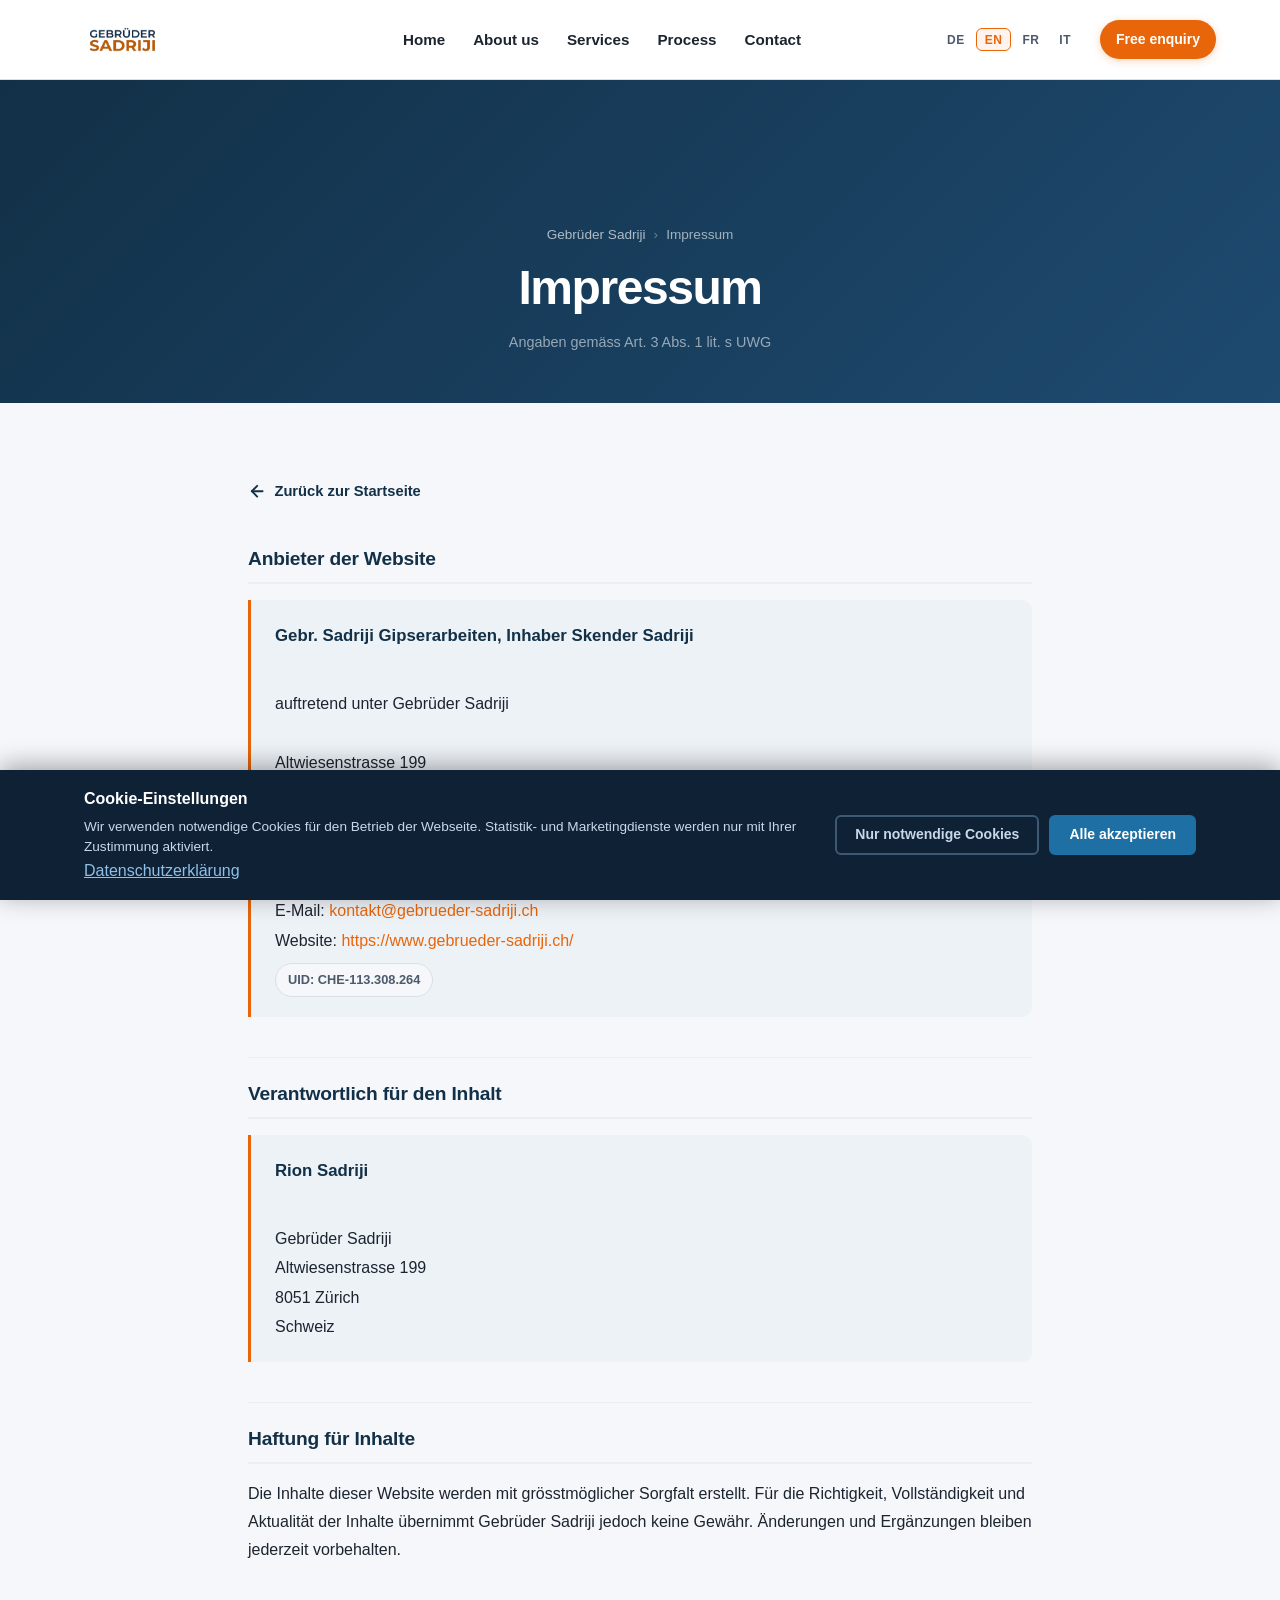
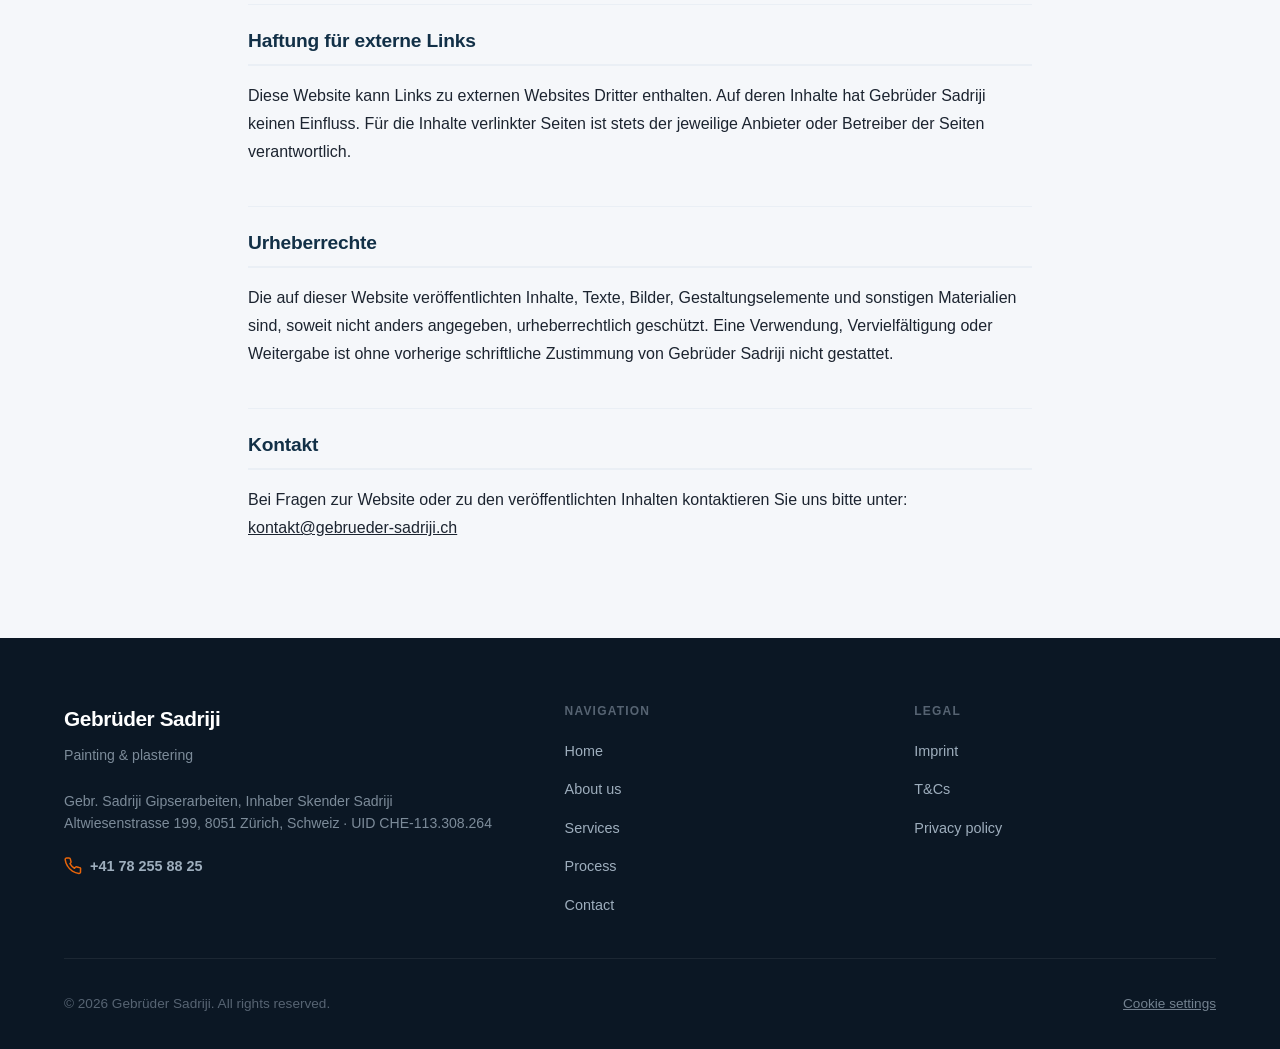
<file: impressum/index.html>
<!DOCTYPE html>
<html lang="de-CH">
  <head>
    <meta charset="UTF-8" />
    <meta name="viewport" content="width=device-width, initial-scale=1.0" />
    <meta name="description" content="Impressum von Gebr. Sadriji Gipserarbeiten, Inhaber Skender Sadriji, auftretend unter Gebrüder Sadriji." />
    <meta name="robots" content="noindex, follow" />
    <title>Impressum | Gebrüder Sadriji</title>
    <link rel="stylesheet" href="../css/style.css" />
    <link rel="icon" type="image/png" sizes="192x192" href="../assets/icons/icon-192.png" />
    <link rel="icon" type="image/png" sizes="512x512" href="../assets/icons/icon-512.png" />
    <link rel="apple-touch-icon" sizes="180x180" href="../assets/icons/icon-180.png" />
    <link rel="manifest" href="../assets/site.webmanifest" />
    <meta name="theme-color" content="#123047" />

    <!-- Google Consent Mode v2 – Standardwerte (vor dem Google Tag gesetzt) -->
    <script>
      window.dataLayer = window.dataLayer || [];
      function gtag(){dataLayer.push(arguments);}
      gtag('consent', 'default', {
        ad_storage:        'denied',
        analytics_storage: 'denied',
        wait_for_update:   500
      });
    </script>
    <!-- Google tag (gtag.js) – AW-18241166068 -->
    <script async src="https://www.googletagmanager.com/gtag/js?id=AW-18241166068"></script>
    <script>
      gtag('js', new Date());
      gtag('config', 'AW-18241166068');
    </script>
    <!-- Google Tag Manager -->
    <script>
      (function(w,d,s,l,i){w[l]=w[l]||[];w[l].push({'gtm.start':
      new Date().getTime(),event:'gtm.js'});var f=d.getElementsByTagName(s)[0],
      j=d.createElement(s),dl=l!='dataLayer'?'&l='+l:'';j.async=true;j.src=
      'https://www.googletagmanager.com/gtm.js?id='+i+dl;f.parentNode.insertBefore(j,f);
      })(window,document,'script','dataLayer','GTM-WZVQ39B7');
    </script>
  </head>
  <body>
    <!-- Google Tag Manager (noscript) -->
    <noscript><iframe src="https://www.googletagmanager.com/ns.html?id=GTM-WZVQ39B7" title="Google Tag Manager" height="0" width="0" style="display:none;visibility:hidden"></iframe></noscript>
    <!-- Barrierefreiheit: Sprunglink zum Hauptinhalt -->
    <a class="skip-link" href="#hauptinhalt" data-i18n="a11y.skip">Zum Hauptinhalt springen</a>

    <!-- Scroll-Fortschrittsbalken -->
    <div class="scroll-progress" id="scrollProgress" role="progressbar" aria-hidden="true"></div>

    <!-- ================================================================
         HEADER / NAVIGATION
    ================================================================ -->
    <header class="site-header" id="top">
      <div class="container header-inner">
        <!-- Firmenlogo -->
        <a class="logo" href="/" aria-label="Startseite Gebrüder Sadriji">
          <img
            src="../assets/gebr%C3%BCder%20sadriji%20logo%20transparent%20(1).png"
            alt="Gebrüder Sadriji – Maler- und Gipserarbeiten"
            width="384"
            height="209"
            loading="eager"
            decoding="async"
          />
        </a>

        <button
          class="nav-toggle"
          aria-expanded="false"
          aria-controls="hauptnavigation"
          aria-label="Menü öffnen"
          type="button"
        >
          <span class="burger-line"></span>
          <span class="burger-line"></span>
          <span class="burger-line"></span>
        </button>

        <nav id="hauptnavigation" class="main-nav" aria-label="Hauptnavigation">
          <ul>
            <li><a href="/#start" data-i18n="nav.start">Start</a></li>
            <li><a href="/#ueber-uns" data-i18n="nav.about">Über uns</a></li>
            <li><a href="/#leistungen" data-i18n="nav.services">Leistungen</a></li>
            <li><a href="/#ablauf" data-i18n="nav.process">Ablauf</a></li>
            <li><a href="/#kontakt" data-i18n="nav.contact">Kontakt</a></li>
          </ul>

          <!-- Language Switcher (Mobile) -->
          <div class="lang-switcher lang-switcher-mobile" role="navigation" aria-label="Sprache wählen">
            <button class="lang-btn" data-lang="de" aria-label="Deutsch" title="Deutsch">DE</button>
            <button class="lang-btn" data-lang="en" aria-label="English" title="English">EN</button>
            <button class="lang-btn" data-lang="fr" aria-label="Français" title="Français">FR</button>
            <button class="lang-btn" data-lang="it" aria-label="Italiano" title="Italiano">IT</button>
          </div>
        </nav>

        <!-- Language Switcher (Desktop) -->
        <div class="lang-switcher lang-switcher-desktop" role="navigation" aria-label="Sprache wählen">
          <button class="lang-btn" data-lang="de" aria-label="Deutsch" title="Deutsch">DE</button>
          <button class="lang-btn" data-lang="en" aria-label="English" title="English">EN</button>
          <button class="lang-btn" data-lang="fr" aria-label="Français" title="Français">FR</button>
          <button class="lang-btn" data-lang="it" aria-label="Italiano" title="Italiano">IT</button>
        </div>

        <a class="header-cta" href="/#kontakt" data-i18n="nav.cta">
          <svg class="icon" xmlns="http://www.w3.org/2000/svg" viewBox="0 0 24 24" fill="none" stroke="currentColor" stroke-width="2.5" stroke-linecap="round" stroke-linejoin="round" aria-hidden="true" focusable="false">
            <path d="M21 15a2 2 0 0 1-2 2H7l-4 4V5a2 2 0 0 1 2-2h14a2 2 0 0 1 2 2z"></path>
          </svg>
          <span data-i18n="nav.cta">Kostenlose Anfrage</span>
        </a>
      </div>
    </header>

    <!-- ================================================================
         PAGE HERO
    ================================================================ -->
    <div class="legal-page-hero">
      <div class="container">
        <nav class="breadcrumb" aria-label="Breadcrumb">
          <a href="/">Gebrüder Sadriji</a>
          <span class="breadcrumb-sep" aria-hidden="true">›</span>
          <span aria-current="page">Impressum</span>
        </nav>
        <h1>Impressum</h1>
        <p class="legal-meta">Angaben gemäss Art. 3 Abs. 1 lit. s UWG</p>
      </div>
    </div>

    <!-- ================================================================
         HAUPTINHALT
    ================================================================ -->
    <main id="hauptinhalt">
      <div class="container">
        <div class="legal-content">

          <a class="legal-back-link" href="/">
            <svg class="icon" xmlns="http://www.w3.org/2000/svg" viewBox="0 0 24 24" fill="none" stroke="currentColor" stroke-width="2.5" stroke-linecap="round" stroke-linejoin="round" aria-hidden="true" focusable="false" width="16" height="16">
              <line x1="19" y1="12" x2="5" y2="12"></line>
              <polyline points="12 19 5 12 12 5"></polyline>
            </svg>
            Zurück zur Startseite
          </a>

          <section class="legal-section">
            <h2>Anbieter der Website</h2>
            <address>
              <strong>Gebr. Sadriji Gipserarbeiten, Inhaber Skender Sadriji</strong><br>
              auftretend unter Gebrüder Sadriji<br><br>
              Altwiesenstrasse 199<br>
              8051 Zürich<br>
              Schweiz<br><br>
              Telefon: <a href="tel:+41782558825">+41 78 255 88 25</a><br>
              E-Mail: <a href="mailto:kontakt@gebrueder-sadriji.ch">kontakt@gebrueder-sadriji.ch</a><br>
              Website: <a href="https://www.gebrueder-sadriji.ch/" target="_blank" rel="noopener noreferrer">https://www.gebrueder-sadriji.ch/</a>
              <br>
              <span class="uid-badge">UID: CHE-113.308.264</span>
            </address>
          </section>

          <section class="legal-section">
            <h2>Verantwortlich für den Inhalt</h2>
            <address>
              <strong>Rion Sadriji</strong><br>
              Gebrüder Sadriji<br>
              Altwiesenstrasse 199<br>
              8051 Zürich<br>
              Schweiz
            </address>
          </section>

          <section class="legal-section">
            <h2>Haftung für Inhalte</h2>
            <p>Die Inhalte dieser Website werden mit grösstmöglicher Sorgfalt erstellt. Für die Richtigkeit, Vollständigkeit und Aktualität der Inhalte übernimmt Gebrüder Sadriji jedoch keine Gewähr. Änderungen und Ergänzungen bleiben jederzeit vorbehalten.</p>
          </section>

          <section class="legal-section">
            <h2>Haftung für externe Links</h2>
            <p>Diese Website kann Links zu externen Websites Dritter enthalten. Auf deren Inhalte hat Gebrüder Sadriji keinen Einfluss. Für die Inhalte verlinkter Seiten ist stets der jeweilige Anbieter oder Betreiber der Seiten verantwortlich.</p>
          </section>

          <section class="legal-section">
            <h2>Urheberrechte</h2>
            <p>Die auf dieser Website veröffentlichten Inhalte, Texte, Bilder, Gestaltungselemente und sonstigen Materialien sind, soweit nicht anders angegeben, urheberrechtlich geschützt. Eine Verwendung, Vervielfältigung oder Weitergabe ist ohne vorherige schriftliche Zustimmung von Gebrüder Sadriji nicht gestattet.</p>
          </section>

          <section class="legal-section">
            <h2>Kontakt</h2>
            <p>Bei Fragen zur Website oder zu den veröffentlichten Inhalten kontaktieren Sie uns bitte unter: <a href="mailto:kontakt@gebrueder-sadriji.ch">kontakt@gebrueder-sadriji.ch</a></p>
          </section>

        </div>
      </div>
    </main>

    <!-- ================================================================
         FOOTER
    ================================================================ -->
    <footer class="site-footer">
      <div class="container footer-grid">
        <div class="footer-about">
          <p class="footer-brand">Gebrüder Sadriji</p>
          <p class="footer-tagline" data-i18n-html="footer.tagline">Maler- und Gipserarbeiten<br><br>Gebr. Sadriji Gipserarbeiten, Inhaber Skender Sadriji<br>Altwiesenstrasse 199, 8051 Zürich, Schweiz · UID CHE-113.308.264</p>
          <a class="footer-phone" href="tel:+41782558825">
            <svg class="icon" xmlns="http://www.w3.org/2000/svg" viewBox="0 0 24 24" fill="none" stroke="currentColor" stroke-width="2" stroke-linecap="round" stroke-linejoin="round" aria-hidden="true" focusable="false">
              <path d="M22 16.92v3a2 2 0 0 1-2.18 2 19.79 19.79 0 0 1-8.63-3.07A19.5 19.5 0 0 1 4.69 12 19.79 19.79 0 0 1 1.59 3.47a2 2 0 0 1 1.98-2.18h3a2 2 0 0 1 2 1.72 12.84 12.84 0 0 0 .7 2.81 2 2 0 0 1-.45 2.11L7.91 8.91a16 16 0 0 0 6.08 6.08l1.3-1.3a2 2 0 0 1 2.11-.45 12.84 12.84 0 0 0 2.81.7A2 2 0 0 1 22 16.92z"></path>
            </svg>
            +41 78 255 88 25
          </a>
        </div>
        <nav class="footer-nav" aria-label="Footer-Navigation">
          <p class="footer-nav-title" data-i18n="footer.navTitle">Navigation</p>
          <ul>
            <li><a href="/#start" data-i18n="nav.start">Start</a></li>
            <li><a href="/#ueber-uns" data-i18n="nav.about">Über uns</a></li>
            <li><a href="/#leistungen" data-i18n="nav.services">Leistungen</a></li>
            <li><a href="/#ablauf" data-i18n="nav.process">Ablauf</a></li>
            <li><a href="/#kontakt" data-i18n="nav.contact">Kontakt</a></li>
          </ul>
        </nav>
        <div class="footer-legal">
          <p class="footer-nav-title" data-i18n="footer.legalTitle">Rechtliches</p>
          <ul>
            <li><a href="/impressum/" data-i18n="footer.imprint">Impressum</a></li>
            <li><a href="/agb/" data-i18n="footer.agb">AGB</a></li>
            <li><a href="/datenschutz/" data-i18n="footer.privacy">Datenschutz</a></li>
          </ul>
        </div>
      </div>
      <div class="container footer-bottom">
        <p>&copy; <span id="jahr"></span> Gebrüder Sadriji. <span data-i18n="footer.rights">Alle Rechte vorbehalten.</span></p>
        <button type="button" class="footer-cookie-settings" data-action="cookie-settings" data-i18n="footer.cookieSettings">Cookie-Einstellungen</button>
      </div>
    </footer>

    <!-- Floating Call Button -->
    <a class="floating-call" href="tel:+41782558825" aria-label="Gebrüder Sadriji anrufen">
      <svg class="icon" xmlns="http://www.w3.org/2000/svg" viewBox="0 0 24 24" fill="none" stroke="currentColor" stroke-width="2.5" stroke-linecap="round" stroke-linejoin="round" aria-hidden="true" focusable="false">
        <path d="M22 16.92v3a2 2 0 0 1-2.18 2 19.79 19.79 0 0 1-8.63-3.07A19.5 19.5 0 0 1 4.69 12 19.79 19.79 0 0 1 1.59 3.47a2 2 0 0 1 1.98-2.18h3a2 2 0 0 1 2 1.72 12.84 12.84 0 0 0 .7 2.81 2 2 0 0 1-.45 2.11L7.91 8.91a16 16 0 0 0 6.08 6.08l1.3-1.3a2 2 0 0 1 2.11-.45 12.84 12.84 0 0 0 2.81.7A2 2 0 0 1 22 16.92z"></path>
      </svg>
      <span class="floating-call-text" data-i18n="floatingBtn.text">Jetzt anrufen</span>
    </a>

    <script src="../js/gtag.js"></script>
    <script src="../js/main.js"></script>
  </body>
</html>
</file>
<file: css/style.css>
/* ================================================================
   DESIGN-TOKENS / CSS-VARIABLEN
================================================================ */
:root {
  --color-primary:        #123047;
  --color-primary-hover:  #1a4564;
  --color-primary-light:  #1e4a70;
  --color-accent:         #e8650a;
  --color-accent-hover:   #c9530a;
  --color-accent-glow:    rgba(232, 101, 10, 0.25);

  /* Neutraltöne */
  --color-bg:          #f5f7fa;
  --color-bg-alt:      #edf2f7;
  --color-surface:     #ffffff;
  --color-text:        #1c2430;
  --color-text-soft:   #4c5a6b;
  --color-text-muted:  #7a8fa3;
  --color-border:      #d9e0e8;
  --color-border-soft: #eaeff5;

  /* Spezialfarben */
  --color-dark:        #0f1e2d;
  --color-dark-card:   #162336;
  --color-success:     #1a7a4a;
  --color-danger:      #d42b2b;

  /* Schatten */
  --shadow-xs:  0 1px 3px rgba(18, 48, 71, 0.08);
  --shadow-sm:  0 4px 12px rgba(18, 48, 71, 0.10);
  --shadow-md:  0 8px 24px rgba(18, 48, 71, 0.12);
  --shadow-lg:  0 16px 40px rgba(18, 48, 71, 0.15);
  --shadow-xl:  0 24px 60px rgba(18, 48, 71, 0.20);

  /* Border-Radius */
  --radius-sm:   0.375rem;
  --radius-md:   0.625rem;
  --radius-lg:   1rem;
  --radius-xl:   1.5rem;
  --radius-full: 999px;

  /* Übergänge */
  --transition-fast: all 0.15s ease;
  --transition-base: all 0.25s ease;
  --transition-slow: all 0.4s ease;

  /* Abstands-Skala */
  --space-1:  0.25rem;
  --space-2:  0.5rem;
  --space-3:  0.75rem;
  --space-4:  1rem;
  --space-5:  1.25rem;
  --space-6:  1.5rem;
  --space-8:  2rem;
  --space-10: 2.5rem;
  --space-12: 3rem;
  --space-16: 4rem;
  --space-20: 5rem;
  --space-24: 6rem;

  /* Typografie */
  --font-base: "Segoe UI", Roboto, "Helvetica Neue", Arial, sans-serif;
  --container-max: 72rem;
  --header-height: 5rem;
  /* Approximately 1cm left shift at 96 DPI */
  --desktop-nav-left-shift: 37.8px;
}

/* ================================================================
   RESET & BASIS
================================================================ */
*, *::before, *::after { box-sizing: border-box; }

html { scroll-behavior: smooth; }

body {
  margin: 0;
  font-family: var(--font-base);
  line-height: 1.65;
  color: var(--color-text);
  background: var(--color-bg);
  -webkit-font-smoothing: antialiased;
}

img { display: block; max-width: 100%; }

a { color: inherit; }

/* ================================================================
   SCROLL-FORTSCHRITTSBALKEN
================================================================ */
.scroll-progress {
  position: fixed;
  top: 0; left: 0;
  width: 0%; height: 3px;
  background: linear-gradient(90deg, var(--color-accent), var(--color-accent-hover));
  z-index: 2000;
  transition: width 0.1s linear;
  border-radius: 0 var(--radius-full) var(--radius-full) 0;
}

/* ================================================================
   BARRIEREFREIHEIT
================================================================ */
.skip-link {
  position: absolute;
  left: -9999px; top: 0;
  background: var(--color-primary);
  color: #fff;
  padding: var(--space-3) var(--space-4);
  z-index: 3000;
  font-weight: 700;
  border-radius: 0 0 var(--radius-sm) 0;
}
.skip-link:focus { left: var(--space-2); top: var(--space-2); }

:focus-visible {
  outline: 2px solid var(--color-accent);
  outline-offset: 3px;
  border-radius: 2px;
}

/* ================================================================
   LAYOUT-HELFER
================================================================ */
.container {
  width: min(100% - 2rem, var(--container-max));
  margin-inline: auto;
}

.section { padding: var(--space-20) 0; }
.section-alt { background: var(--color-bg-alt); }

/* ================================================================
   ICONS
================================================================ */
.icon {
  display: inline-block;
  width: 1.25em; height: 1.25em;
  flex-shrink: 0;
  vertical-align: middle;
}
.icon-check { color: var(--color-accent); }
.icon-star  { color: #f5a623; width: 1.1em; height: 1.1em; }

/* ================================================================
   TYPOGRAFIE – SECTION EYEBROW (ersetzt generische Pill-Labels)
   Kein Rahmen, kein Badge – klare Akzentlinie links, schlicht und hochwertig.
================================================================ */
.section-eyebrow {
  display: inline-block;
  font-size: 0.75rem;
  font-weight: 700;
  text-transform: uppercase;
  letter-spacing: 0.12em;
  color: var(--color-accent);
  margin: 0 0 var(--space-3);
  padding-left: var(--space-4);
  position: relative;
}
.section-eyebrow::before {
  content: '';
  position: absolute;
  left: 0;
  top: 50%;
  transform: translateY(-50%);
  width: 0.625rem;
  height: 2px;
  background: var(--color-accent);
  border-radius: 2px;
}
.section-eyebrow-light { color: rgba(232, 101, 10, 0.85); }
.section-eyebrow-light::before { background: rgba(232, 101, 10, 0.85); }

.section h2, h2 {
  margin-top: 0;
  font-size: clamp(1.75rem, 4vw, 2.5rem);
  font-weight: 800;
  line-height: 1.2;
  letter-spacing: -0.02em;
  color: var(--color-primary);
  margin-bottom: var(--space-4);
}

.text-light { color: #fff; }

.section-intro {
  max-width: 60ch;
  color: var(--color-text-soft);
  margin-bottom: var(--space-10);
  font-size: 1.05rem;
}
.section-intro-light { color: rgba(255, 255, 255, 0.7); }

/* ================================================================
   HEADER / NAVIGATION
================================================================ */
.site-header {
  position: sticky;
  top: 0; z-index: 1000;
  background: rgba(255, 255, 255, 0.97);
  border-bottom: 1px solid var(--color-border);
  backdrop-filter: blur(10px);
  -webkit-backdrop-filter: blur(10px);
  transition: box-shadow 0.3s ease, background 0.3s ease;
  height: var(--header-height);
}
.site-header.scrolled {
  box-shadow: var(--shadow-md);
  background: rgba(255, 255, 255, 0.99);
}

.header-inner {
  display: grid;
  grid-template-columns: auto auto;
  align-items: center;
  gap: var(--space-3);
  height: 100%;
  position: relative;
}

.logo {
  --logo-vertical-padding: 0.45rem;
  --logo-max-height-offset: calc(var(--logo-vertical-padding) * 2);
  display: inline-flex;
  align-items: center;
  height: 100%;
  padding-block: var(--logo-vertical-padding);
}
.logo img {
  display: block;
  width: auto;
  height: min(4rem, calc(var(--header-height) - var(--logo-max-height-offset)));
  max-width: min(13rem, 48vw);
  object-fit: contain;
}

/* Burger */
.nav-toggle {
  justify-self: end;
  display: inline-flex;
  flex-direction: column;
  gap: 5px;
  width: 2.75rem; height: 2.75rem;
  border: 1.5px solid var(--color-border);
  border-radius: var(--radius-sm);
  background: var(--color-surface);
  align-items: center;
  justify-content: center;
  cursor: pointer;
  transition: var(--transition-fast);
}
.nav-toggle:hover {
  border-color: var(--color-primary);
  background: var(--color-bg);
}
.burger-line {
  display: block;
  width: 1.2rem; height: 2px;
  background: var(--color-text);
  border-radius: 2px;
  transition: transform 0.3s ease, opacity 0.3s ease;
}
.nav-toggle[aria-expanded="true"] .burger-line:nth-child(1) { transform: translateY(7px) rotate(45deg); }
.nav-toggle[aria-expanded="true"] .burger-line:nth-child(2) { opacity: 0; transform: scaleX(0); }
.nav-toggle[aria-expanded="true"] .burger-line:nth-child(3) { transform: translateY(-7px) rotate(-45deg); }

.main-nav {
  position: absolute;
  top: calc(100% + 0.55rem);
  left: 0; right: 0;
  grid-column: 1 / -1;
  overflow: hidden;
  max-height: 0;
  opacity: 0;
  visibility: hidden;
  pointer-events: none;
  transform: translateY(-0.35rem);
  transform-origin: top;
  will-change: max-height, opacity, transform;
  border: 1px solid transparent;
  border-radius: var(--radius-md);
  background: rgba(255, 255, 255, 0.98);
  box-shadow: 0 18px 36px rgba(18, 48, 71, 0.14);
  transition:
    max-height 0.34s cubic-bezier(0.22, 1, 0.36, 1),
    opacity 0.22s ease,
    transform 0.22s ease,
    visibility 0s linear 0.34s,
    border-color 0.22s ease;
}
.main-nav.open {
  opacity: 1;
  visibility: visible;
  pointer-events: auto;
  transform: translateY(0);
  border-color: var(--color-border-soft);
  transition:
    max-height 0.34s cubic-bezier(0.22, 1, 0.36, 1),
    opacity 0.22s ease,
    transform 0.22s ease,
    visibility 0s linear 0s;
}
.main-nav ul {
  list-style: none;
  margin: 0;
  padding: var(--space-3);
  display: grid;
  gap: var(--space-1);
}
.main-nav a {
  display: block;
  text-decoration: none;
  font-weight: 600;
  font-size: 0.95rem;
  padding: var(--space-2) var(--space-3);
  border-radius: var(--radius-sm);
  color: var(--color-text);
  transition: var(--transition-fast);
}
.main-nav a:hover,
.main-nav a:focus-visible {
  color: var(--color-accent);
  background: rgba(232, 101, 10, 0.06);
}

/* ----------------------------------------------------------------
   LANGUAGE SWITCHER
---------------------------------------------------------------- */
.lang-switcher {
  display: flex;
  align-items: center;
  gap: var(--space-2);
  border-top: 1px solid var(--color-border-soft);
  margin-top: var(--space-2);
  padding: var(--space-3) var(--space-3) var(--space-2);
  justify-content: flex-start;
}
.lang-switcher-mobile { display: flex; }
.lang-switcher-desktop { display: none; }
.lang-btn {
  background: transparent;
  border: 1px solid transparent;
  border-radius: var(--radius-sm);
  color: var(--color-text-soft);
  cursor: pointer;
  font: inherit;
  font-size: 0.75rem;
  font-weight: 700;
  letter-spacing: 0.04em;
  padding: 0.3rem 0.5rem;
  transition: var(--transition-fast);
  line-height: 1;
}
.lang-btn:hover {
  color: var(--color-accent);
  border-color: var(--color-border);
  background: rgba(232, 101, 10, 0.05);
}
.lang-btn.active,
.lang-btn[aria-current="true"] {
  color: var(--color-accent);
  border-color: var(--color-accent);
  background: rgba(232, 101, 10, 0.07);
}

/* Header-CTA */
.header-cta {
  display: none;
  align-items: center;
  gap: var(--space-2);
  text-decoration: none;
  color: #fff;
  background: var(--color-accent);
  padding: var(--space-2) var(--space-4);
  border-radius: var(--radius-full);
  font-weight: 700;
  font-size: 0.875rem;
  transition: var(--transition-base);
  box-shadow: 0 2px 8px var(--color-accent-glow);
  white-space: nowrap;
}
.header-cta:hover,
.header-cta:focus-visible {
  background: var(--color-accent-hover);
  box-shadow: 0 4px 16px var(--color-accent-glow);
  transform: translateY(-1px);
}
.header-cta .icon { width: 1rem; height: 1rem; }

/* ================================================================
   BUTTONS
================================================================ */
.btn {
  display: inline-flex;
  align-items: center;
  justify-content: center;
  gap: var(--space-2);
  border-radius: var(--radius-full);
  padding: 0.8rem 1.6rem;
  border: 2px solid transparent;
  font-weight: 700;
  font-size: 1rem;
  text-decoration: none;
  transition: var(--transition-base);
  cursor: pointer;
  line-height: 1.2;
  letter-spacing: 0.01em;
}
.btn .icon { width: 1.1em; height: 1.1em; }

.btn-primary {
  background: var(--color-accent);
  color: #fff;
  border-color: var(--color-accent);
  box-shadow: 0 4px 16px rgba(232, 101, 10, 0.28);
}
.btn-primary:hover,
.btn-primary:focus-visible {
  background: var(--color-accent-hover);
  border-color: var(--color-accent-hover);
  box-shadow: 0 6px 24px rgba(232, 101, 10, 0.38);
  transform: translateY(-2px);
}
.btn-primary:active { transform: translateY(0); }

.btn:disabled,
.btn[aria-disabled="true"] {
  cursor: wait;
  opacity: 0.72;
  transform: none;
  box-shadow: none;
}

/* Hero secondary call button */
.btn-hero-call {
  background: transparent;
  color: #fff;
  border-color: rgba(255, 255, 255, 0.5);
}
.btn-hero-call:hover,
.btn-hero-call:focus-visible {
  background: rgba(255, 255, 255, 0.12);
  border-color: #fff;
  transform: translateY(-2px);
}

.btn-secondary {
  border-color: var(--color-primary);
  color: var(--color-primary);
  background: transparent;
}
.btn-secondary:hover,
.btn-secondary:focus-visible {
  background: var(--color-primary);
  color: #fff;
  transform: translateY(-2px);
}

.btn-large {
  padding: 1rem 2rem;
  font-size: 1.05rem;
}

/* Telefonischer Anruf CTA (Kontaktsektion) */
.btn-call-large {
  display: inline-flex;
  align-items: center;
  gap: var(--space-2);
  background: var(--color-accent);
  color: #fff;
  border-radius: var(--radius-full);
  padding: 0.9rem 1.8rem;
  font-weight: 700;
  font-size: 1rem;
  text-decoration: none;
  transition: var(--transition-base);
  box-shadow: 0 4px 16px rgba(232, 101, 10, 0.28);
  width: 100%;
  justify-content: center;
}
.btn-call-large:hover,
.btn-call-large:focus-visible {
  background: var(--color-accent-hover);
  box-shadow: 0 6px 24px rgba(232, 101, 10, 0.38);
  transform: translateY(-2px);
}

.btn-whatsapp-large {
  display: inline-flex;
  align-items: center;
  gap: var(--space-2);
  background: #25d366;
  color: #fff;
  border-radius: var(--radius-full);
  padding: 0.9rem 1.8rem;
  font-weight: 700;
  font-size: 1rem;
  text-decoration: none;
  transition: var(--transition-base);
  box-shadow: 0 4px 16px rgba(37, 211, 102, 0.3);
  width: 100%;
  justify-content: center;
}
.btn-whatsapp-large:hover,
.btn-whatsapp-large:focus-visible {
  background: #1ebe5d;
  box-shadow: 0 6px 24px rgba(37, 211, 102, 0.42);
  transform: translateY(-2px);
}

/* ================================================================
   HERO
================================================================ */
.hero {
  position: relative;
  background: var(--color-dark);
  padding: var(--space-24) 0;
  overflow: hidden;
  min-height: 85vh;
  display: flex;
  align-items: center;
}

.hero-bg {
  position: absolute;
  inset: 0;
  background: linear-gradient(135deg, #0f1e2d 0%, #123047 40%, #1a4564 70%, #1e5578 100%);
  z-index: 0;
}

.hero-overlay {
  position: absolute;
  inset: 0;
  background:
    radial-gradient(ellipse at 70% 50%, rgba(232, 101, 10, 0.07) 0%, transparent 60%),
    linear-gradient(180deg, rgba(15, 30, 45, 0.4) 0%, rgba(15, 30, 45, 0.15) 100%);
  z-index: 1;
}

.hero-grid {
  position: relative;
  z-index: 2;
  display: grid;
  gap: var(--space-8);
  align-items: center;
}

.eyebrow {
  color: var(--color-accent);
  font-weight: 700;
  text-transform: uppercase;
  letter-spacing: 0.1em;
  font-size: 0.8rem;
  margin: 0 0 var(--space-4);
  display: inline-flex;
  align-items: center;
  gap: var(--space-2);
}
.eyebrow::before {
  content: '';
  display: inline-block;
  width: 2rem; height: 2px;
  background: var(--color-accent);
  border-radius: 2px;
}

.hero-content h1 {
  font-size: clamp(2.2rem, 5.5vw, 3.6rem);
  line-height: 1.15;
  margin: 0 0 var(--space-5);
  color: #fff;
  font-weight: 900;
  letter-spacing: -0.03em;
}

.hero-sub {
  font-size: clamp(1rem, 1.5vw, 1.15rem);
  color: rgba(255, 255, 255, 0.72);
  max-width: 50ch;
  margin: 0 0 var(--space-6);
  line-height: 1.7;
}

.hero-actions {
  display: flex;
  flex-wrap: wrap;
  gap: var(--space-3);
}

.hero-card {
  background: rgba(255, 255, 255, 0.06);
  backdrop-filter: blur(16px);
  -webkit-backdrop-filter: blur(16px);
  border: 1px solid rgba(255, 255, 255, 0.12);
  border-radius: var(--radius-xl);
  padding: var(--space-8);
}
.hero-card-label {
  font-size: 0.75rem;
  font-weight: 700;
  text-transform: uppercase;
  letter-spacing: 0.1em;
  color: var(--color-accent);
  margin: 0 0 var(--space-5);
}
.hero-card-list {
  list-style: none;
  margin: 0; padding: 0;
  display: grid;
  gap: var(--space-4);
}
.hero-card-list li {
  display: flex;
  align-items: center;
  gap: var(--space-3);
  color: #fff;
  font-weight: 600;
  font-size: 0.95rem;
}

/* ================================================================
   TRUST-STRIP
================================================================ */
.trust-strip {
  background: var(--color-surface);
  border-bottom: 1px solid var(--color-border);
  box-shadow: var(--shadow-sm);
  position: relative;
  z-index: 10;
}
.trust-strip-inner {
  display: flex;
  flex-wrap: wrap;
  gap: var(--space-1);
  padding: var(--space-4) 0;
  justify-content: space-around;
}
.trust-badge {
  display: flex;
  align-items: center;
  gap: var(--space-3);
  padding: var(--space-3) var(--space-5);
  font-weight: 600;
  font-size: 0.9rem;
  color: var(--color-text);
  border-radius: var(--radius-md);
  transition: var(--transition-fast);
  flex: 1 1 auto;
  min-width: 12rem;
  justify-content: center;
}
.trust-badge .icon { color: var(--color-accent); flex-shrink: 0; }
.trust-badge:hover { background: rgba(232, 101, 10, 0.04); }

/* ================================================================
   STATS (KENNZAHLEN) – nur einmal, im Über-uns-Bereich
================================================================ */
.stats-grid {
  display: grid;
  gap: var(--space-4);
}
.stat-card {
  background: var(--color-surface);
  border-radius: var(--radius-lg);
  box-shadow: var(--shadow-sm);
  border: 1px solid var(--color-border-soft);
  padding: var(--space-6) var(--space-5);
  text-align: center;
  transition: var(--transition-base);
}
.stat-card:hover {
  transform: translateY(-4px);
  box-shadow: var(--shadow-lg);
  border-color: rgba(232, 101, 10, 0.18);
}
.stat-value {
  margin: 0;
  font-size: clamp(1.15rem, 1.6vw, 1.4rem);
  font-weight: 800;
  color: var(--color-accent);
  letter-spacing: -0.01em;
  line-height: 1.3;
  text-wrap: balance;
}
.stat-label {
  margin: var(--space-3) 0 0;
  color: var(--color-text-soft);
  font-weight: 500;
  font-size: 0.875rem;
  line-height: 1.6;
}

/* ================================================================
   USP-SEKTION (dunkler Hintergrund)
================================================================ */
.section-dark { background: var(--color-dark); }
.section-dark h2 { color: #fff; }

.usp-grid {
  display: grid;
  gap: var(--space-5);
}
.usp-card {
  background: var(--color-dark-card);
  border: 1px solid rgba(255, 255, 255, 0.07);
  border-radius: var(--radius-lg);
  padding: var(--space-8);
  transition: var(--transition-base);
}
.usp-card:hover {
  transform: translateY(-4px);
  border-color: rgba(232, 101, 10, 0.35);
  box-shadow: 0 12px 32px rgba(0, 0, 0, 0.25);
}
.usp-icon-wrap {
  display: flex;
  align-items: center;
  justify-content: center;
  width: 3.5rem; height: 3.5rem;
  border-radius: var(--radius-md);
  background: rgba(232, 101, 10, 0.13);
  color: var(--color-accent);
  margin-bottom: var(--space-5);
}
.usp-icon-wrap .icon { width: 1.75rem; height: 1.75rem; }
.usp-card h3 { margin: 0 0 var(--space-3); color: #fff; font-size: 1.1rem; font-weight: 700; }
.usp-card p  { margin: 0; color: rgba(255, 255, 255, 0.62); font-size: 0.95rem; line-height: 1.7; }

/* ================================================================
   LEISTUNGEN
================================================================ */
.service-grid { display: grid; gap: var(--space-5); }

.service-card {
  background: var(--color-surface);
  border-radius: var(--radius-lg);
  box-shadow: var(--shadow-sm);
  border: 1px solid var(--color-border-soft);
  border-left: 3px solid transparent;
  padding: var(--space-8);
  transition: var(--transition-base);
  position: relative;
}
.service-card:hover {
  transform: translateY(-5px);
  box-shadow: var(--shadow-lg);
  border-left-color: var(--color-accent);
}

.service-icon-wrap {
  display: flex;
  align-items: center;
  justify-content: center;
  width: 3.25rem; height: 3.25rem;
  border-radius: var(--radius-md);
  background: rgba(232, 101, 10, 0.07);
  color: var(--color-accent);
  margin-bottom: var(--space-5);
  transition: var(--transition-base);
}
.service-card:hover .service-icon-wrap {
  background: var(--color-accent);
  color: #fff;
}
.service-icon-wrap .icon { width: 1.6rem; height: 1.6rem; }

.service-card h3 { margin: 0 0 var(--space-4); font-size: 1.2rem; font-weight: 800; color: var(--color-primary); }
.service-card ul { margin: 0; padding: 0; list-style: none; display: grid; gap: var(--space-2); }
.service-card li {
  display: flex;
  align-items: flex-start;
  gap: var(--space-2);
  font-size: 0.93rem;
  color: var(--color-text-soft);
  line-height: 1.5;
}
.service-card li::before {
  content: '';
  display: inline-block;
  width: 5px; height: 5px;
  background: var(--color-accent);
  border-radius: 50%;
  margin-top: 0.48em;
  flex-shrink: 0;
}

/* ================================================================
   ABLAUF-SCHRITTE
================================================================ */
.steps-grid { display: grid; gap: var(--space-5); position: relative; }

.step-card {
  background: var(--color-surface);
  border-radius: var(--radius-lg);
  box-shadow: var(--shadow-sm);
  border: 1px solid var(--color-border-soft);
  padding: var(--space-8);
  position: relative;
  transition: var(--transition-base);
  overflow: hidden;
}
.step-card:hover {
  transform: translateY(-4px);
  box-shadow: var(--shadow-lg);
  border-color: rgba(232, 101, 10, 0.18);
}
.step-number {
  font-size: 4.5rem;
  font-weight: 900;
  color: rgba(232, 101, 10, 0.07);
  line-height: 1;
  position: absolute;
  top: var(--space-4); right: var(--space-6);
  pointer-events: none;
  letter-spacing: -0.05em;
}
.step-icon-wrap {
  display: flex;
  align-items: center;
  justify-content: center;
  width: 3.25rem; height: 3.25rem;
  border-radius: var(--radius-md);
  background: rgba(232, 101, 10, 0.09);
  color: var(--color-accent);
  margin-bottom: var(--space-5);
  transition: var(--transition-base);
}
.step-card:hover .step-icon-wrap { background: var(--color-accent); color: #fff; }
.step-icon-wrap .icon { width: 1.6rem; height: 1.6rem; }
.step-card h3 { margin: 0 0 var(--space-3); font-size: 1.1rem; font-weight: 800; color: var(--color-primary); }
.step-card p  { margin: 0; color: var(--color-text-soft); font-size: 0.93rem; line-height: 1.65; }

/* ================================================================
   KONTAKT-SEKTION
================================================================ */
.section-contact-dark { background: var(--color-dark); }
.section-contact-dark h2 { color: #fff; }

.contact-grid { display: grid; gap: var(--space-8); }

.contact-form-wrap {
  background: var(--color-surface);
  border-radius: var(--radius-xl);
  box-shadow: var(--shadow-xl);
  padding: var(--space-8);
}
.contact-form { display: grid; gap: var(--space-5); }
.form-field   { display: grid; gap: var(--space-2); min-width: 0; align-content: start; }
.form-row     { display: grid; gap: var(--space-4); grid-template-columns: 1fr; align-items: start; }
.form-hint    { margin: 0; color: var(--color-text-soft); font-size: 0.82rem; line-height: 1.4; }
.contact-form > .form-hint { margin-top: calc(-1 * var(--space-3)); }
.form-field .form-hint { margin-top: var(--space-1); }

.contact-form label {
  font-size: 0.88rem;
  font-weight: 700;
  color: var(--color-text);
  letter-spacing: 0.01em;
}
.contact-form input,
.contact-form select,
.contact-form textarea {
  width: 100%;
  box-sizing: border-box;
  border: 1.5px solid var(--color-border);
  border-radius: var(--radius-md);
  padding: 0.8rem 1rem;
  font: inherit;
  font-size: 0.97rem;
  line-height: 1.45;
  background: var(--color-bg);
  color: var(--color-text);
  transition: border-color 0.2s ease, box-shadow 0.2s ease;
}
.contact-form input,
.contact-form select {
  min-height: 3.35rem;
  height: 3.35rem;
}
.contact-form select {
  cursor: pointer;
  appearance: none;
  -webkit-appearance: none;
  -moz-appearance: none;
  padding-right: 2.4rem;
  background-image: url("data:image/svg+xml,%3Csvg xmlns='http://www.w3.org/2000/svg' width='14' height='14' viewBox='0 0 24 24' fill='none' stroke='%2367798a' stroke-width='2.5' stroke-linecap='round' stroke-linejoin='round'%3E%3Cpolyline points='6 9 12 15 18 9'%3E%3C/polyline%3E%3C/svg%3E");
  background-repeat: no-repeat;
  background-position: right 1rem center;
}
.contact-form input::placeholder,
.contact-form textarea::placeholder { color: var(--color-text-muted); }
.contact-form input:focus-visible,
.contact-form select:focus-visible,
.contact-form textarea:focus-visible {
  outline: none;
  border-color: var(--color-accent);
  box-shadow: 0 0 0 3px rgba(232, 101, 10, 0.14);
  background: var(--color-surface);
}
.contact-form input:hover,
.contact-form select:hover,
.contact-form textarea:hover { border-color: var(--color-text-soft); }
.contact-form .is-invalid {
  border-color: var(--color-danger);
  box-shadow: 0 0 0 3px rgba(212, 43, 43, 0.1);
}
.contact-form textarea { resize: vertical; min-height: 8rem; }
.form-field-consent { margin-top: calc(-1 * var(--space-2)); }
.form-consent {
  display: grid;
  grid-template-columns: auto 1fr;
  gap: 0.65rem;
  align-items: start;
  font-weight: 500;
  font-size: 0.9rem;
  line-height: 1.45;
  color: var(--color-text-soft);
  cursor: pointer;
  letter-spacing: normal;
}
.form-consent input[type="checkbox"] {
  width: 1.15rem;
  height: 1.15rem;
  margin-top: 0.15rem;
  accent-color: var(--color-accent);
  cursor: pointer;
}
.form-consent input[type="checkbox"].is-invalid {
  outline: 2px solid var(--color-danger);
  outline-offset: 2px;
  box-shadow: none;
}
.form-consent-text a { color: var(--color-accent); text-decoration: underline; }
.form-feedback { min-height: 1.4rem; margin: 0; color: var(--color-text-soft); font-size: 0.92rem; font-weight: 500; }
.form-feedback.is-success { color: var(--color-success); }
.form-feedback.is-error   { color: var(--color-danger); }

/* Kontakt-Info */
.contact-info {
  color: rgba(255, 255, 255, 0.88);
  display: flex;
  flex-direction: column;
  gap: var(--space-6);
}
.contact-info h3 { margin: 0 0 var(--space-5); font-size: 1.3rem; font-weight: 800; color: #fff; }
.contact-info-list { list-style: none; margin: 0; padding: 0; display: grid; gap: var(--space-5); }
.contact-info-list li { display: flex; align-items: flex-start; gap: var(--space-4); }
.contact-info-list .icon { color: var(--color-accent); margin-top: 2px; flex-shrink: 0; }
.contact-info-list a { color: rgba(255, 255, 255, 0.78); text-decoration: none; transition: color 0.2s ease; }
.contact-info-list a:hover { color: var(--color-accent); }
.contact-info-list span { color: rgba(255, 255, 255, 0.72); font-size: 0.93rem; line-height: 1.6; }

/* Telefonischer Kontakt-Block – professionell, kein Alarm-Rot */
.contact-call-box {
  background: rgba(255, 255, 255, 0.06);
  border: 1px solid rgba(255, 255, 255, 0.12);
  border-radius: var(--radius-lg);
  padding: var(--space-5);
  display: grid;
  gap: var(--space-3);
}
.contact-call-label {
  margin: 0;
  font-size: 0.75rem;
  font-weight: 700;
  text-transform: uppercase;
  letter-spacing: 0.1em;
  color: rgba(255, 255, 255, 0.5);
}

/* ================================================================
   FOOTER
================================================================ */
.site-footer { background: #0b1724; color: #c8d8e8; padding-top: var(--space-16); }
.footer-grid { display: grid; gap: var(--space-8); }
.footer-brand { margin: 0 0 var(--space-2); font-size: 1.3rem; font-weight: 900; color: #fff; letter-spacing: -0.02em; }
.footer-tagline { margin: 0 0 var(--space-5); font-size: 0.88rem; color: rgba(200, 216, 232, 0.6); line-height: 1.6; }
.footer-phone {
  display: inline-flex;
  align-items: center;
  gap: var(--space-2);
  color: var(--color-accent);
  text-decoration: none;
  font-weight: 700;
  font-size: 0.9rem;
  transition: color 0.2s ease;
}
.footer-phone:hover { color: var(--color-accent-hover); }
.footer-phone .icon { color: var(--color-accent); }
.footer-nav-title { margin: 0 0 var(--space-4); font-size: 0.75rem; font-weight: 700; text-transform: uppercase; letter-spacing: 0.1em; color: rgba(200, 216, 232, 0.4); }
.footer-nav ul,
.footer-legal ul { list-style: none; margin: 0; padding: 0; display: grid; gap: var(--space-3); }
.site-footer a { color: rgba(200, 216, 232, 0.78); text-decoration: none; font-size: 0.9rem; transition: color 0.2s ease; }
.site-footer a:hover,
.site-footer a:focus-visible { color: var(--color-accent); }
.placeholder-link { color: rgba(200, 216, 232, 0.38); font-size: 0.9rem; cursor: default; }
.footer-bottom {
  margin-top: var(--space-10);
  border-top: 1px solid rgba(255, 255, 255, 0.07);
  padding: var(--space-5) 0;
  font-size: 0.85rem;
  color: rgba(200, 216, 232, 0.4);
  display: flex;
  flex-wrap: wrap;
  align-items: center;
  justify-content: space-between;
  gap: var(--space-3);
}

.footer-cookie-settings {
  background: none;
  border: none;
  padding: 0;
  margin: 0;
  font: inherit;
  color: rgba(200, 216, 232, 0.55);
  text-decoration: underline;
  cursor: pointer;
}

.footer-cookie-settings:hover,
.footer-cookie-settings:focus-visible {
  color: #fff;
}

/* ================================================================
   FLOATING CALL BUTTON – ruhige Micro-Interaction, kein Pulsieren
================================================================ */
.floating-call {
  position: fixed;
  right: 1.25rem;
  bottom: 1.25rem;
  z-index: 1100;
  display: flex;
  align-items: center;
  gap: var(--space-2);
  background: var(--color-primary);
  color: #fff;
  text-decoration: none;
  border-radius: var(--radius-full);
  padding: 0.85rem 1.4rem;
  font-weight: 700;
  font-size: 0.9rem;
  box-shadow: 0 4px 16px rgba(18, 48, 71, 0.35), 0 2px 6px rgba(0,0,0,0.18);
  transition: background 0.2s ease, box-shadow 0.2s ease, transform 0.2s ease;
  white-space: nowrap;
  border: 1.5px solid rgba(255,255,255,0.1);
}
.floating-call .icon { width: 1.25rem; height: 1.25rem; flex-shrink: 0; }
.floating-call:hover,
.floating-call:focus-visible {
  background: var(--color-primary-hover);
  box-shadow: 0 8px 24px rgba(18, 48, 71, 0.45), 0 4px 12px rgba(0,0,0,0.22);
  transform: translateY(-3px);
  border-color: rgba(255,255,255,0.18);
}
.floating-call:active { transform: translateY(-1px); }

/* ================================================================
   SCROLL-REVEAL ANIMATIONEN
================================================================ */
.reveal {
  opacity: 0;
  transform: translateY(28px);
  transition:
    opacity 0.65s cubic-bezier(0.16, 1, 0.3, 1) var(--reveal-delay, 0s),
    transform 0.65s cubic-bezier(0.16, 1, 0.3, 1) var(--reveal-delay, 0s);
}
.reveal.is-visible { opacity: 1; transform: translateY(0); }

/* ================================================================
   prefers-reduced-motion
================================================================ */
@media (prefers-reduced-motion: reduce) {
  html { scroll-behavior: auto; }
  *, *::before, *::after {
    animation-duration: 0.01ms !important;
    animation-iteration-count: 1 !important;
    transition-duration: 0.01ms !important;
  }
  .reveal { opacity: 1; transform: none; transition: none; }
  .scroll-progress { transition: none; }
}

/* ================================================================
   RESPONSIVE – TABLET (≥ 48rem / 768px)
================================================================ */
@media (min-width: 48rem) {
  .header-inner {
    grid-template-columns: auto 1fr auto auto;
  }

  .nav-toggle { display: none; }

  .main-nav {
    position: static;
    display: flex !important;
    grid-column: auto;
    overflow: visible;
    max-height: none;
    opacity: 1;
    visibility: visible;
    pointer-events: auto;
    transform: none;
    border: 0;
    border-radius: 0;
    background: transparent;
    box-shadow: none;
    transition: none;
    align-items: center;
    justify-content: center;
    gap: var(--space-2);
  }
  .main-nav ul {
    margin: 0;
    display: flex;
    justify-content: center;
    gap: var(--space-1);
    padding: 0;
  }
  .lang-switcher {
    border-top: 0;
    margin-top: 0;
    padding: 0;
    gap: 2px;
  }
  .lang-switcher-mobile { display: none; }
  .lang-switcher-desktop { display: flex; }

  .hero-grid { grid-template-columns: 1.1fr 0.9fr; gap: var(--space-12); }

  .stats-grid { grid-template-columns: repeat(3, minmax(0, 1fr)); }
  .usp-grid   { grid-template-columns: repeat(2, minmax(0, 1fr)); }
  .service-grid { grid-template-columns: repeat(3, minmax(0, 1fr)); }
  .steps-grid { grid-template-columns: repeat(2, minmax(0, 1fr)); }
  .contact-grid { grid-template-columns: 1.1fr 0.9fr; align-items: start; }
  .form-row { grid-template-columns: repeat(2, minmax(0, 1fr)); }
  .footer-grid { grid-template-columns: 1.5fr 1fr 1fr; gap: var(--space-12); }

  .trust-strip-inner { flex-wrap: nowrap; justify-content: space-between; }
  .trust-badge { flex: 0 0 auto; min-width: 0; }
}

/* ================================================================
   RESPONSIVE – DESKTOP (≥ 64rem / 1024px)
================================================================ */
@media (min-width: 64rem) {
  .header-inner {
    display: flex;
    align-items: center;
    position: relative;
  }
  .header-cta { display: inline-flex; }
  :is(.main-nav, .main-nav.open) {
    position: absolute;
    left: calc(50% - var(--desktop-nav-left-shift));
    top: 50%;
    transform: translate(-50%, -50%);
    width: max-content;
    min-width: max-content;
    justify-content: center;
  }
  .main-nav ul {
    margin: 0;
    flex-wrap: nowrap;
  }
  .lang-switcher-desktop {
    display: flex;
    margin-left: auto;
    padding-left: var(--space-5);
    margin-right: var(--space-2);
    flex-shrink: 0;
  }
  .steps-grid { grid-template-columns: repeat(4, minmax(0, 1fr)); }
  .usp-grid   { grid-template-columns: repeat(4, minmax(0, 1fr)); }
  .floating-call-text { display: inline; }
}

/* Auf Mobile: Floating-Button kompakter */
@media (max-width: 63.99rem) {
  .floating-call-text { display: none; }
  .floating-call { padding: 1rem; border-radius: 50%; width: 3.5rem; height: 3.5rem; justify-content: center; }
  .logo { --logo-vertical-padding: 0.55rem; }
  .logo img {
    height: min(3.4rem, calc(var(--header-height) - var(--logo-max-height-offset)));
    max-width: min(11.5rem, 46vw);
  }
}

/* ================================================================
   RECHTLICHE SEITEN (Impressum, AGB, Datenschutz)
================================================================ */

/* Page-Hero für Rechtsseiten */
.legal-page-hero {
  background: linear-gradient(135deg, var(--color-primary) 0%, var(--color-primary-light) 100%);
  color: #fff;
  padding: calc(var(--header-height) + var(--space-16)) 0 var(--space-12);
  text-align: center;
}
.legal-page-hero .breadcrumb {
  display: flex;
  align-items: center;
  justify-content: center;
  gap: var(--space-2);
  margin: 0 0 var(--space-4);
  font-size: 0.85rem;
  color: rgba(255, 255, 255, 0.6);
}
.legal-page-hero .breadcrumb a {
  color: rgba(255, 255, 255, 0.65);
  text-decoration: none;
  transition: color 0.2s ease;
}
.legal-page-hero .breadcrumb a:hover { color: var(--color-accent); }
.legal-page-hero .breadcrumb-sep { color: rgba(255, 255, 255, 0.35); }
.legal-page-hero h1 {
  margin: 0;
  font-size: clamp(2rem, 5vw, 3rem);
  font-weight: 900;
  letter-spacing: -0.03em;
  line-height: 1.1;
}
.legal-page-hero .legal-meta {
  margin: var(--space-4) 0 0;
  font-size: 0.9rem;
  color: rgba(255, 255, 255, 0.55);
}

/* Hauptinhalt der Rechtsseiten */
.legal-content {
  max-width: 52rem;
  margin: 0 auto;
  padding: var(--space-16) var(--space-6) var(--space-20);
}

.legal-content h2 {
  font-size: 1.2rem;
  font-weight: 800;
  color: var(--color-primary);
  margin: var(--space-10) 0 var(--space-4);
  padding-bottom: var(--space-3);
  border-bottom: 2px solid var(--color-border-soft);
  letter-spacing: -0.01em;
}
.legal-content h2:first-of-type { margin-top: 0; }

.legal-content p {
  margin: 0 0 var(--space-4);
  line-height: 1.75;
  color: var(--color-text);
}

.legal-content ul {
  margin: 0 0 var(--space-4);
  padding-left: var(--space-6);
  line-height: 1.75;
}
.legal-content ul li { margin-bottom: var(--space-2); color: var(--color-text); }

.legal-content address {
  font-style: normal;
  background: var(--color-bg-alt);
  border-left: 3px solid var(--color-accent);
  border-radius: 0 var(--radius-md) var(--radius-md) 0;
  padding: var(--space-5) var(--space-6);
  margin: 0 0 var(--space-4);
  line-height: 1.85;
  color: var(--color-text);
}
.legal-content address strong {
  display: block;
  font-weight: 800;
  font-size: 1.05rem;
  margin-bottom: var(--space-2);
  color: var(--color-primary);
}
.legal-content address a {
  color: var(--color-accent);
  text-decoration: none;
  transition: color 0.2s ease;
}
.legal-content address a:hover { color: var(--color-accent-hover); text-decoration: underline; }

.legal-content .uid-badge {
  display: inline-flex;
  align-items: center;
  gap: var(--space-2);
  background: var(--color-bg);
  border: 1px solid var(--color-border);
  border-radius: var(--radius-full);
  padding: var(--space-1) var(--space-3);
  font-size: 0.8rem;
  font-weight: 600;
  color: var(--color-text-soft);
  margin-top: var(--space-2);
}

.legal-back-link {
  display: inline-flex;
  align-items: center;
  gap: var(--space-2);
  color: var(--color-primary);
  text-decoration: none;
  font-weight: 700;
  font-size: 0.92rem;
  padding: var(--space-3) 0;
  transition: color 0.2s ease, gap 0.2s ease;
  margin-bottom: var(--space-8);
}
.legal-back-link:hover { color: var(--color-accent); gap: var(--space-3); }
.legal-back-link svg { flex-shrink: 0; transition: transform 0.2s ease; }
.legal-back-link:hover svg { transform: translateX(-3px); }

/* Nummerierte AGB-Abschnitte */
.legal-section {
  padding-bottom: var(--space-6);
  border-bottom: 1px solid var(--color-border-soft);
  margin-bottom: var(--space-6);
}
.legal-section:last-child { border-bottom: none; margin-bottom: 0; padding-bottom: 0; }

/* Stand-Zeile */
.legal-stand {
  margin-top: var(--space-10);
  padding-top: var(--space-5);
  border-top: 1px solid var(--color-border-soft);
  font-size: 0.85rem;
  color: var(--color-text-muted);
  font-style: italic;
}

@media (max-width: 47.99rem) {
  .legal-content { padding: var(--space-10) var(--space-4) var(--space-16); }
  .legal-page-hero { padding: calc(var(--header-height) + var(--space-10)) 0 var(--space-8); }
  .legal-content h2 { font-size: 1.1rem; }
}

/* ================================================================
   CONSENT-BANNER (Google Tag / Cookie-Einwilligung)
================================================================ */
#gs-consent-banner {
  position: fixed;
  bottom: 0;
  left: 0;
  right: 0;
  z-index: 9999;
  background: #0e2135;
  color: #f0f4f8;
  box-shadow: 0 -4px 24px rgba(0, 0, 0, 0.35);
  padding-bottom: env(safe-area-inset-bottom);
  transform: translateY(100%);
  transition: transform 0.35s cubic-bezier(0.4, 0, 0.2, 1);
}
#gs-consent-banner.gs-consent-visible {
  transform: translateY(0);
}
#gs-consent-banner.gs-consent-hidden {
  transform: translateY(100%);
}
.gs-consent-inner {
  max-width: 72rem;
  margin: 0 auto;
  padding: 1rem 1.25rem;
  display: flex;
  align-items: center;
  gap: 1.25rem;
  flex-wrap: wrap;
}
.gs-consent-copy {
  flex: 1 1 20rem;
}
.gs-consent-title {
  margin: 0 0 0.25rem;
  font-size: 1rem;
  font-weight: 700;
  color: #ffffff;
}
.gs-consent-text {
  flex: 1 1 20rem;
  margin: 0;
  font-size: 0.85rem;
  line-height: 1.5;
  color: #c8d8e8;
}
.gs-consent-link {
  color: #90bfe8;
  text-decoration: underline;
}
.gs-consent-link:hover {
  color: #ffffff;
}
.gs-consent-actions {
  display: flex;
  gap: 0.625rem;
  flex-wrap: wrap;
  flex-shrink: 0;
}
.gs-consent-btn {
  padding: 0.5rem 1.125rem;
  border-radius: 0.375rem;
  font-size: 0.875rem;
  font-weight: 600;
  cursor: pointer;
  border: 2px solid transparent;
  line-height: 1.4;
  transition: background 0.15s, color 0.15s, border-color 0.15s;
}
.gs-consent-btn--primary {
  background: #1d6fa4;
  color: #ffffff;
  border-color: #1d6fa4;
}
.gs-consent-btn--primary:hover,
.gs-consent-btn--primary:focus-visible {
  background: #2585c0;
  border-color: #2585c0;
}
.gs-consent-btn--secondary {
  background: transparent;
  color: #c8d8e8;
  border-color: #3e5a72;
}
.gs-consent-btn--secondary:hover,
.gs-consent-btn--secondary:focus-visible {
  background: rgba(255, 255, 255, 0.08);
  border-color: #c8d8e8;
}
@media (max-width: 47.99rem) {
  .gs-consent-inner {
    flex-direction: column;
    gap: 0.875rem;
    padding: 1rem;
  }
  .gs-consent-actions {
    width: 100%;
    justify-content: stretch;
  }
  .gs-consent-btn {
    flex: 1 1 10.5rem; /* vermeidet gequetschte Labels auf iPhone-Breiten */
    min-height: 44px;
  }
}
</file>
